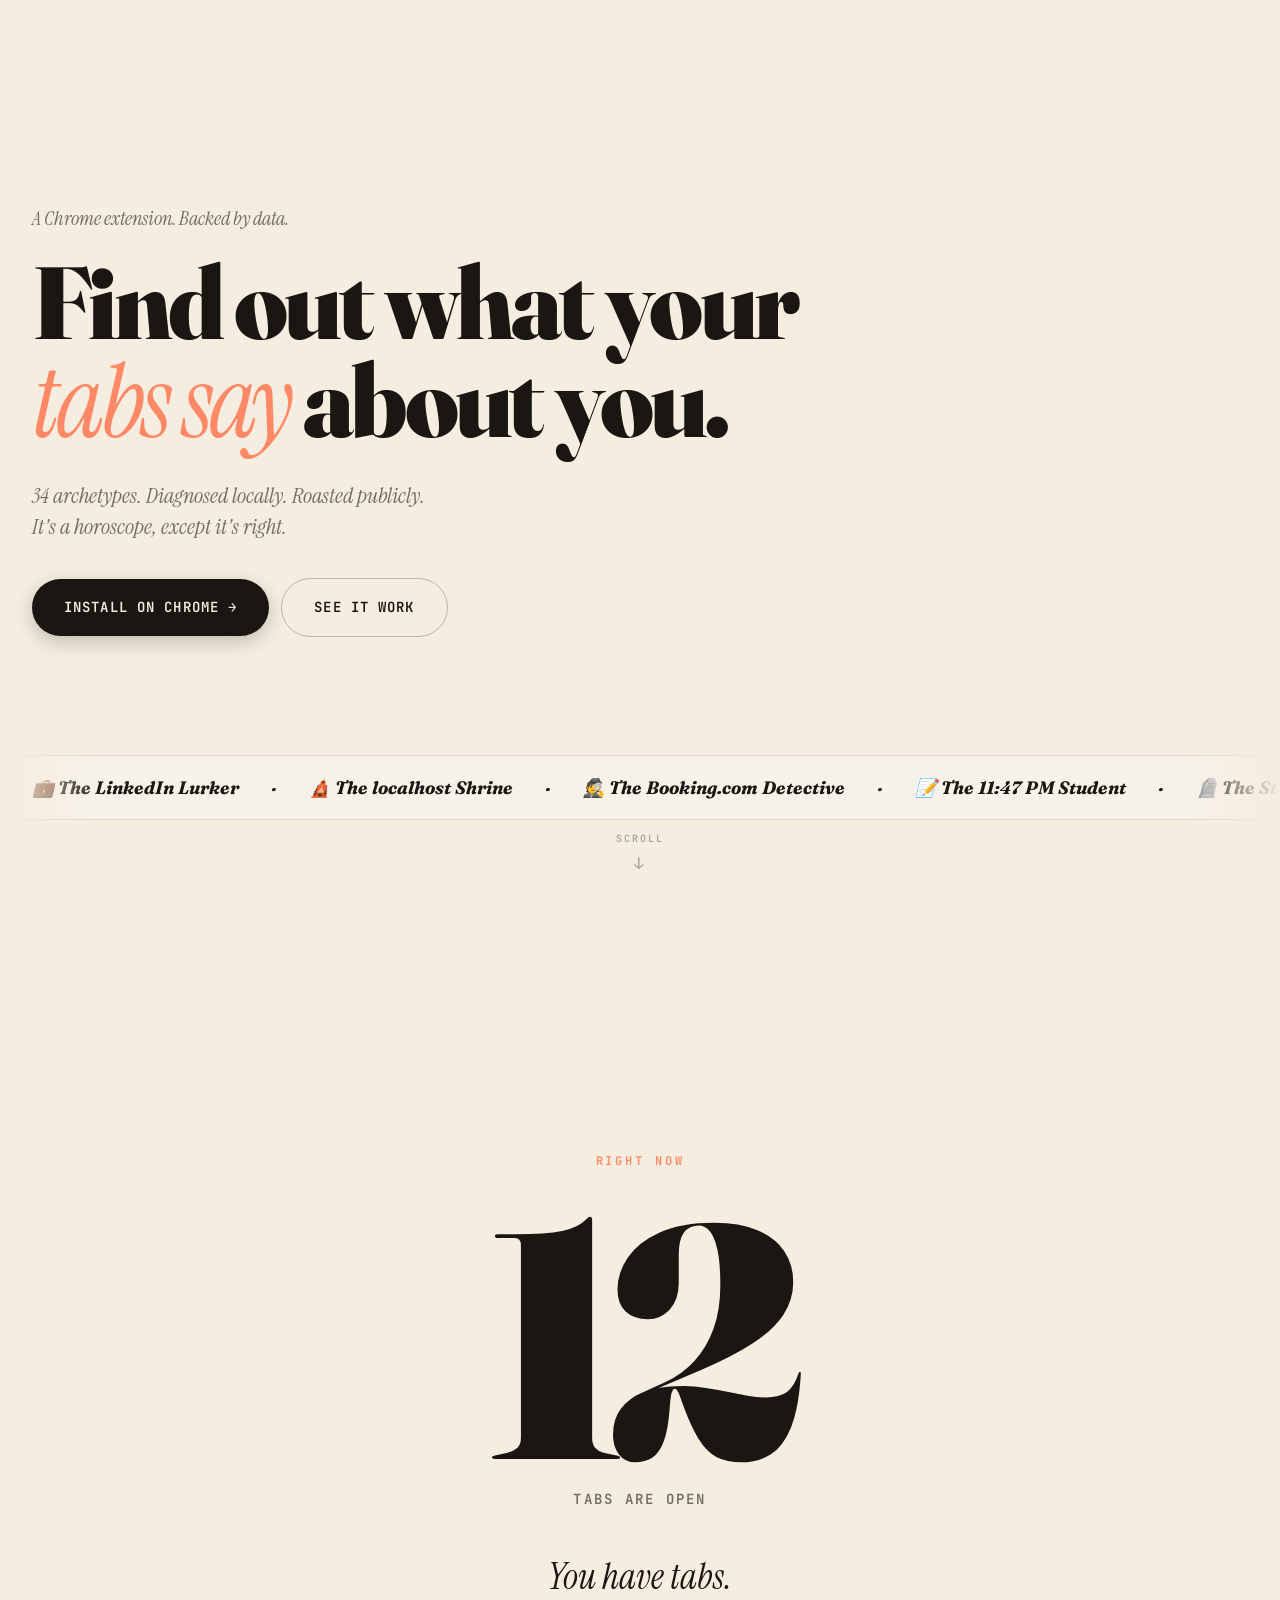
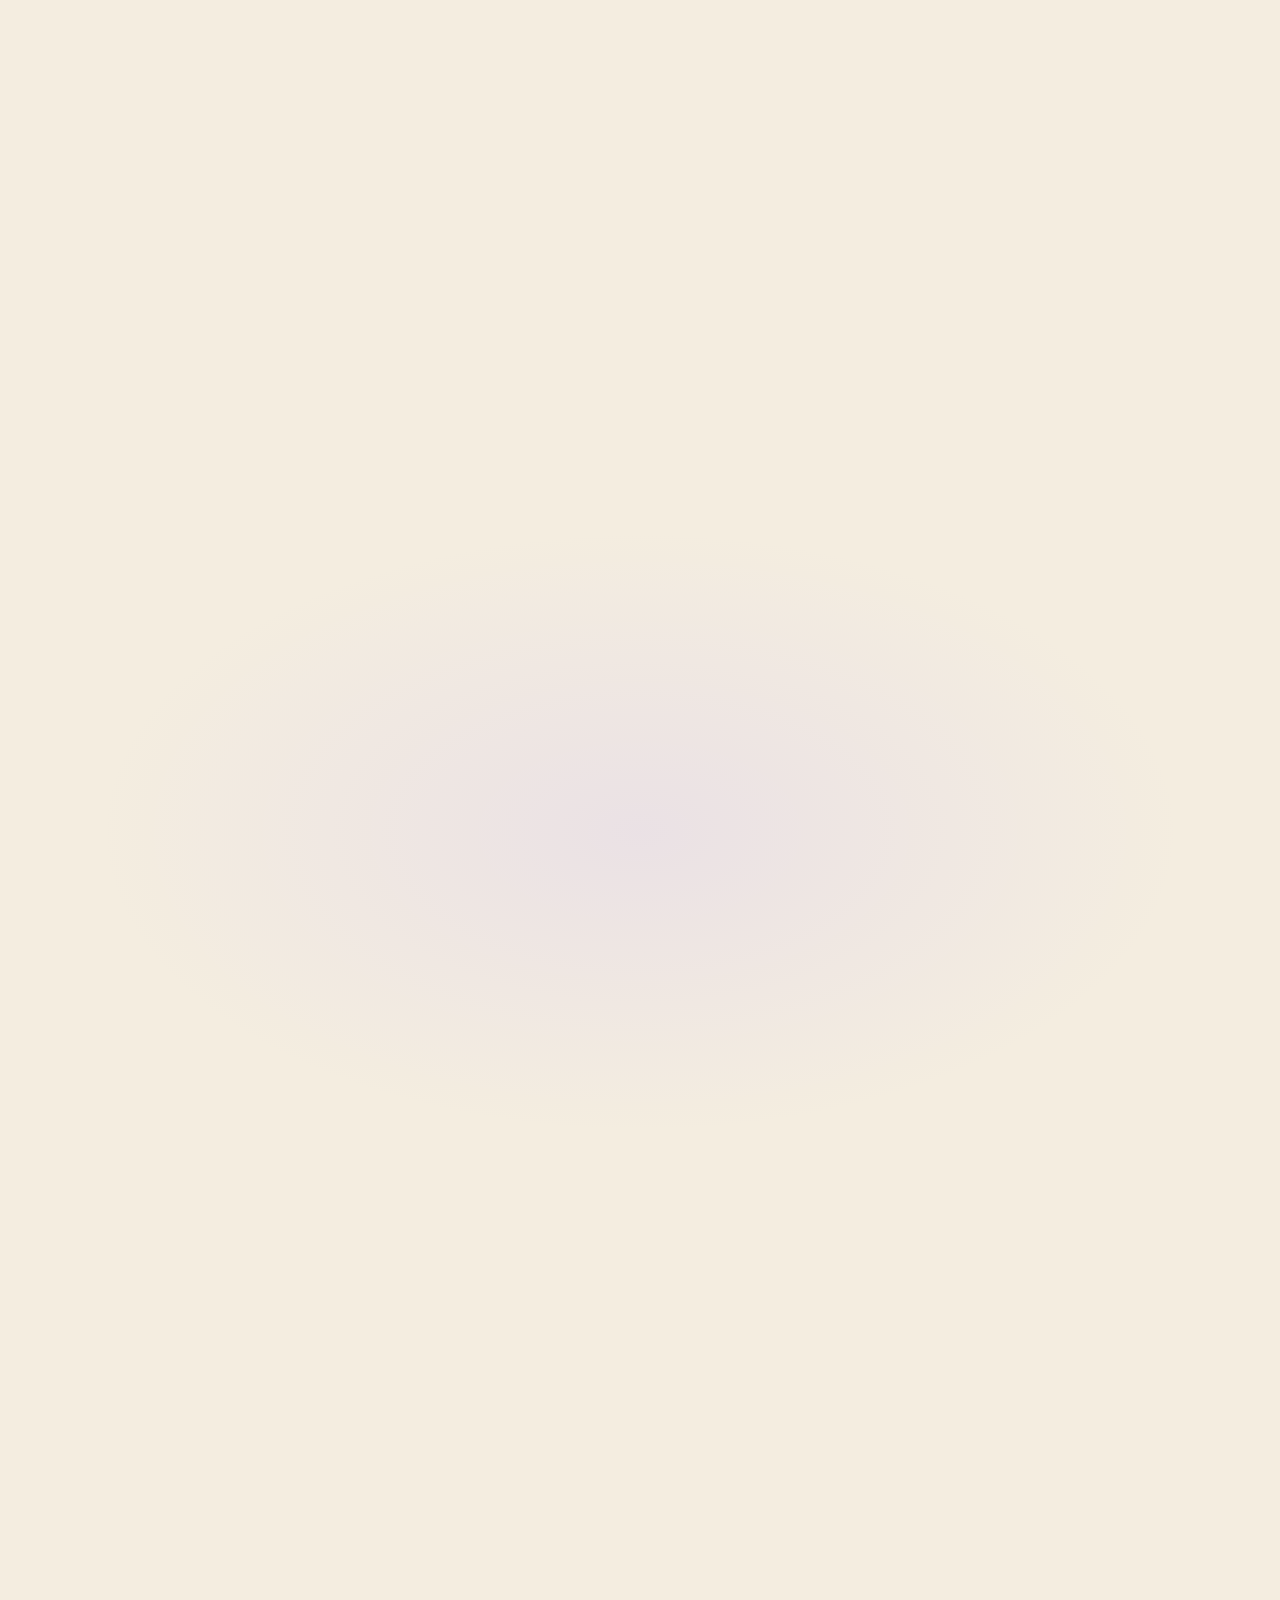
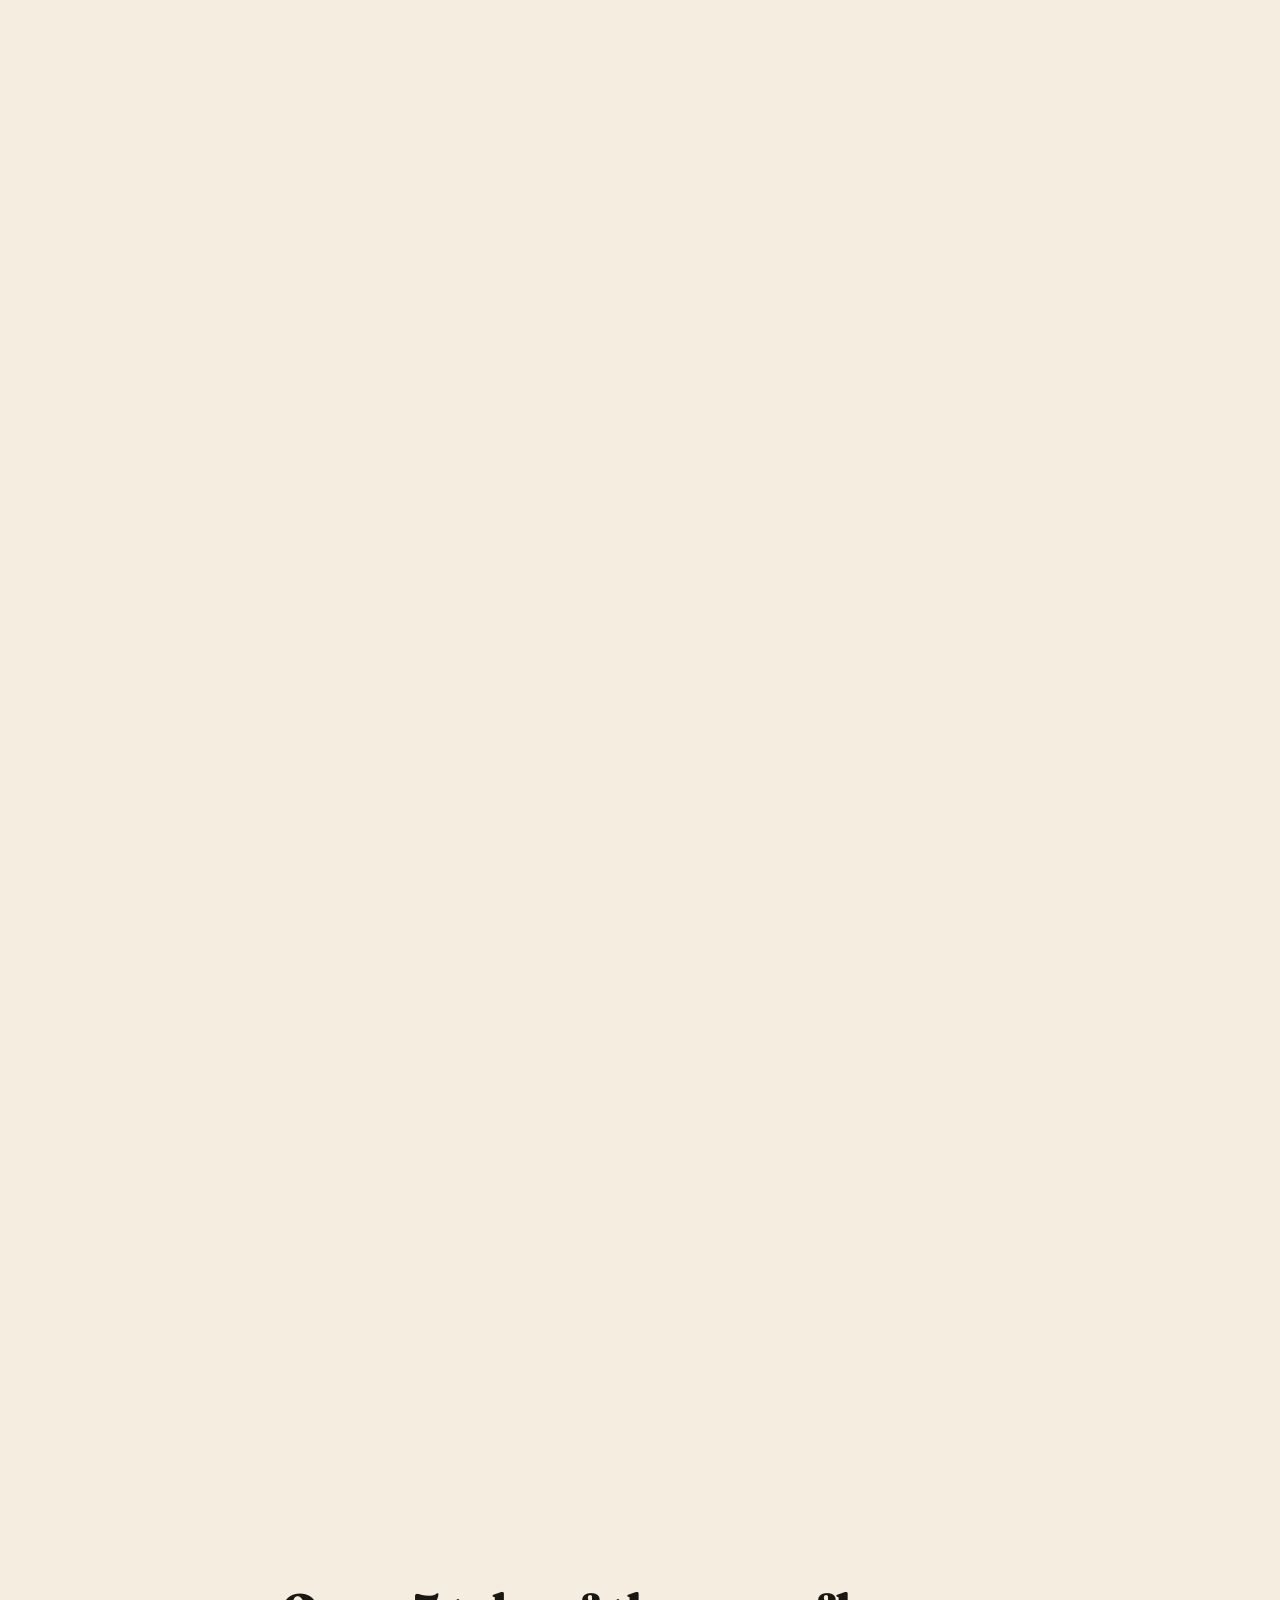
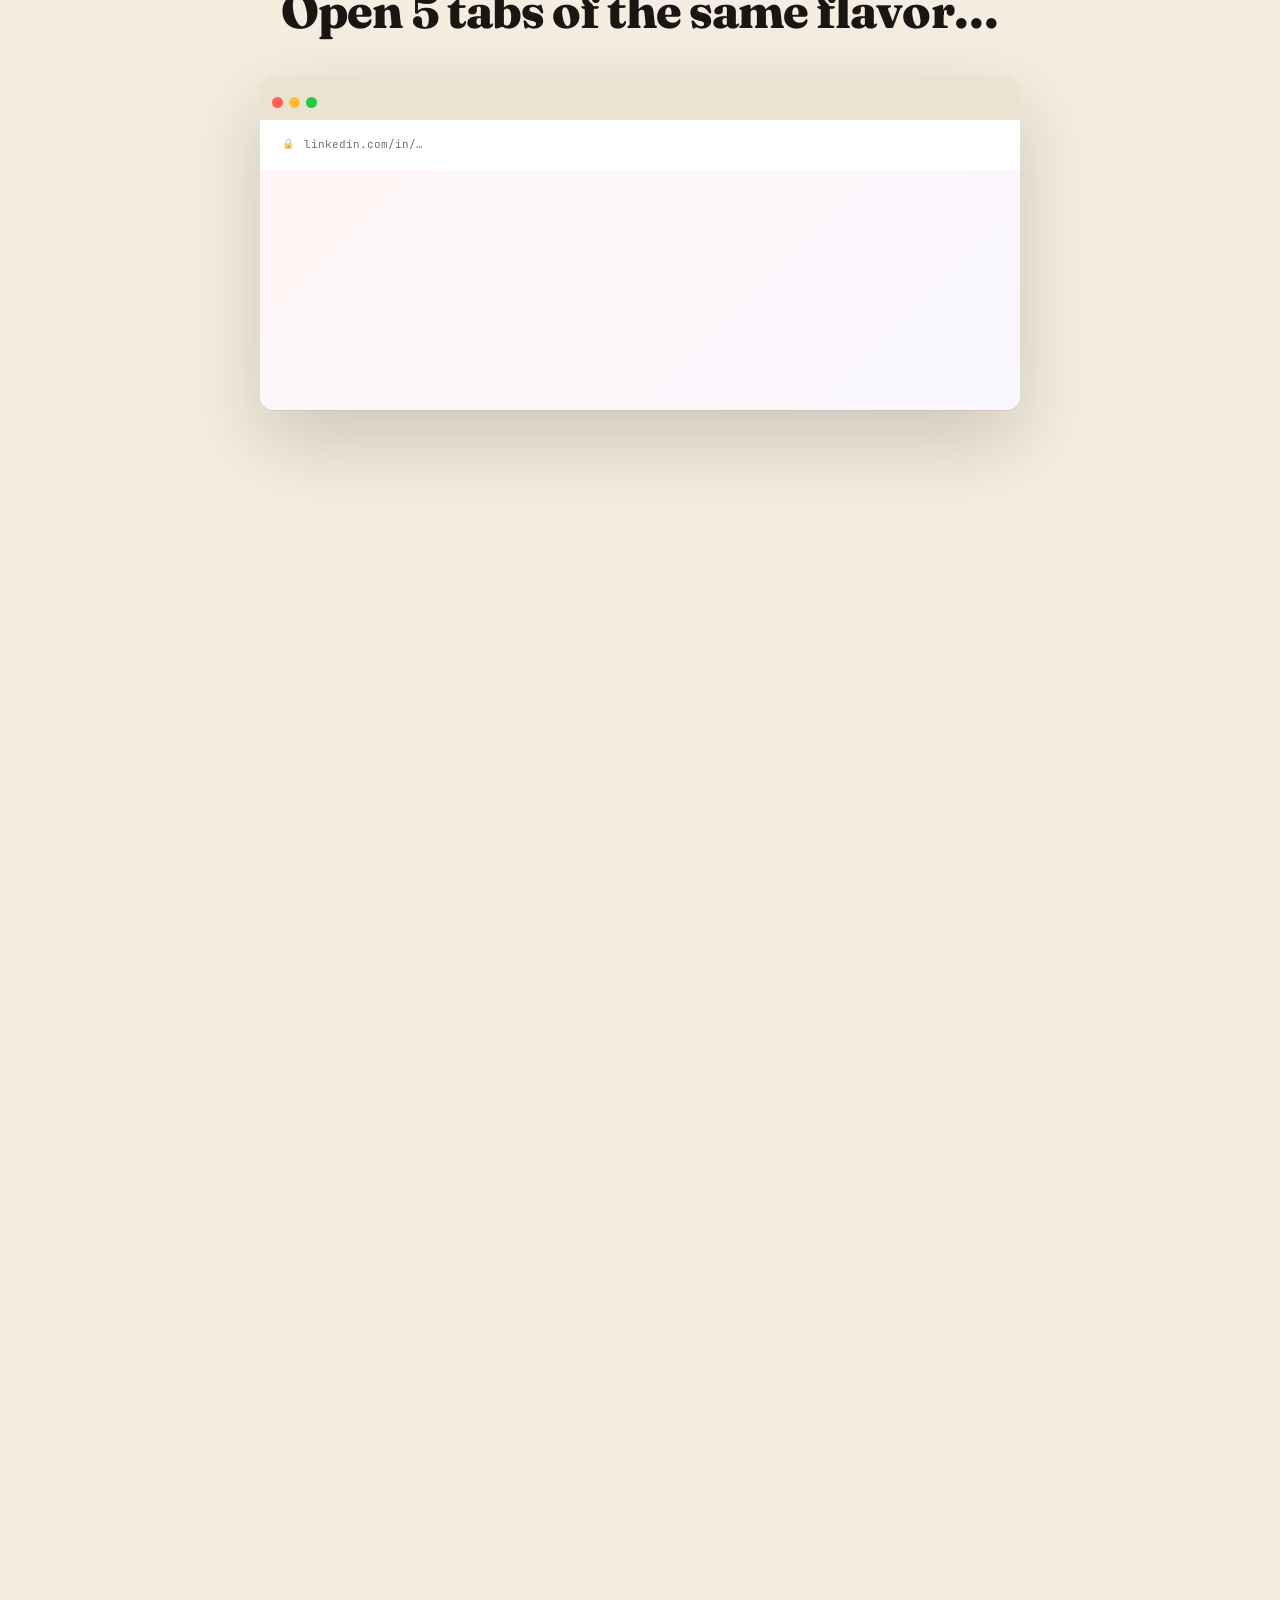
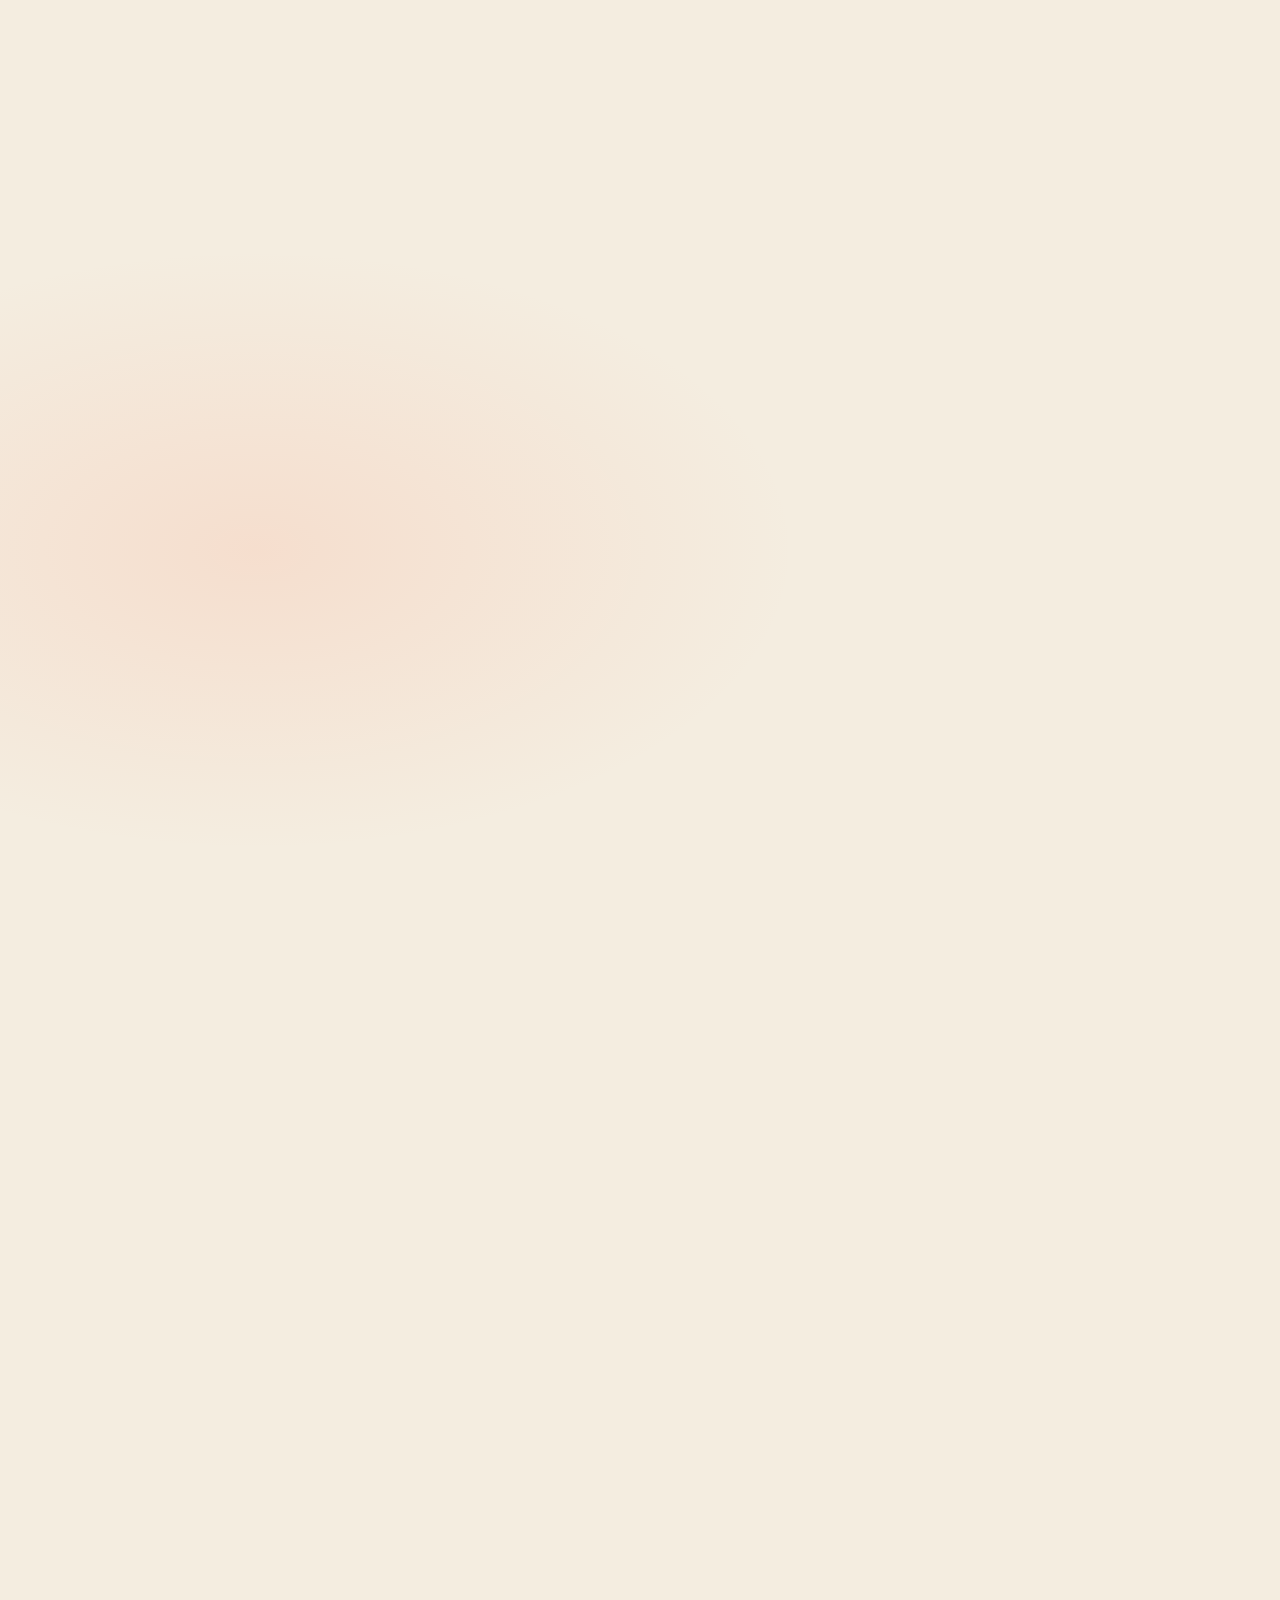
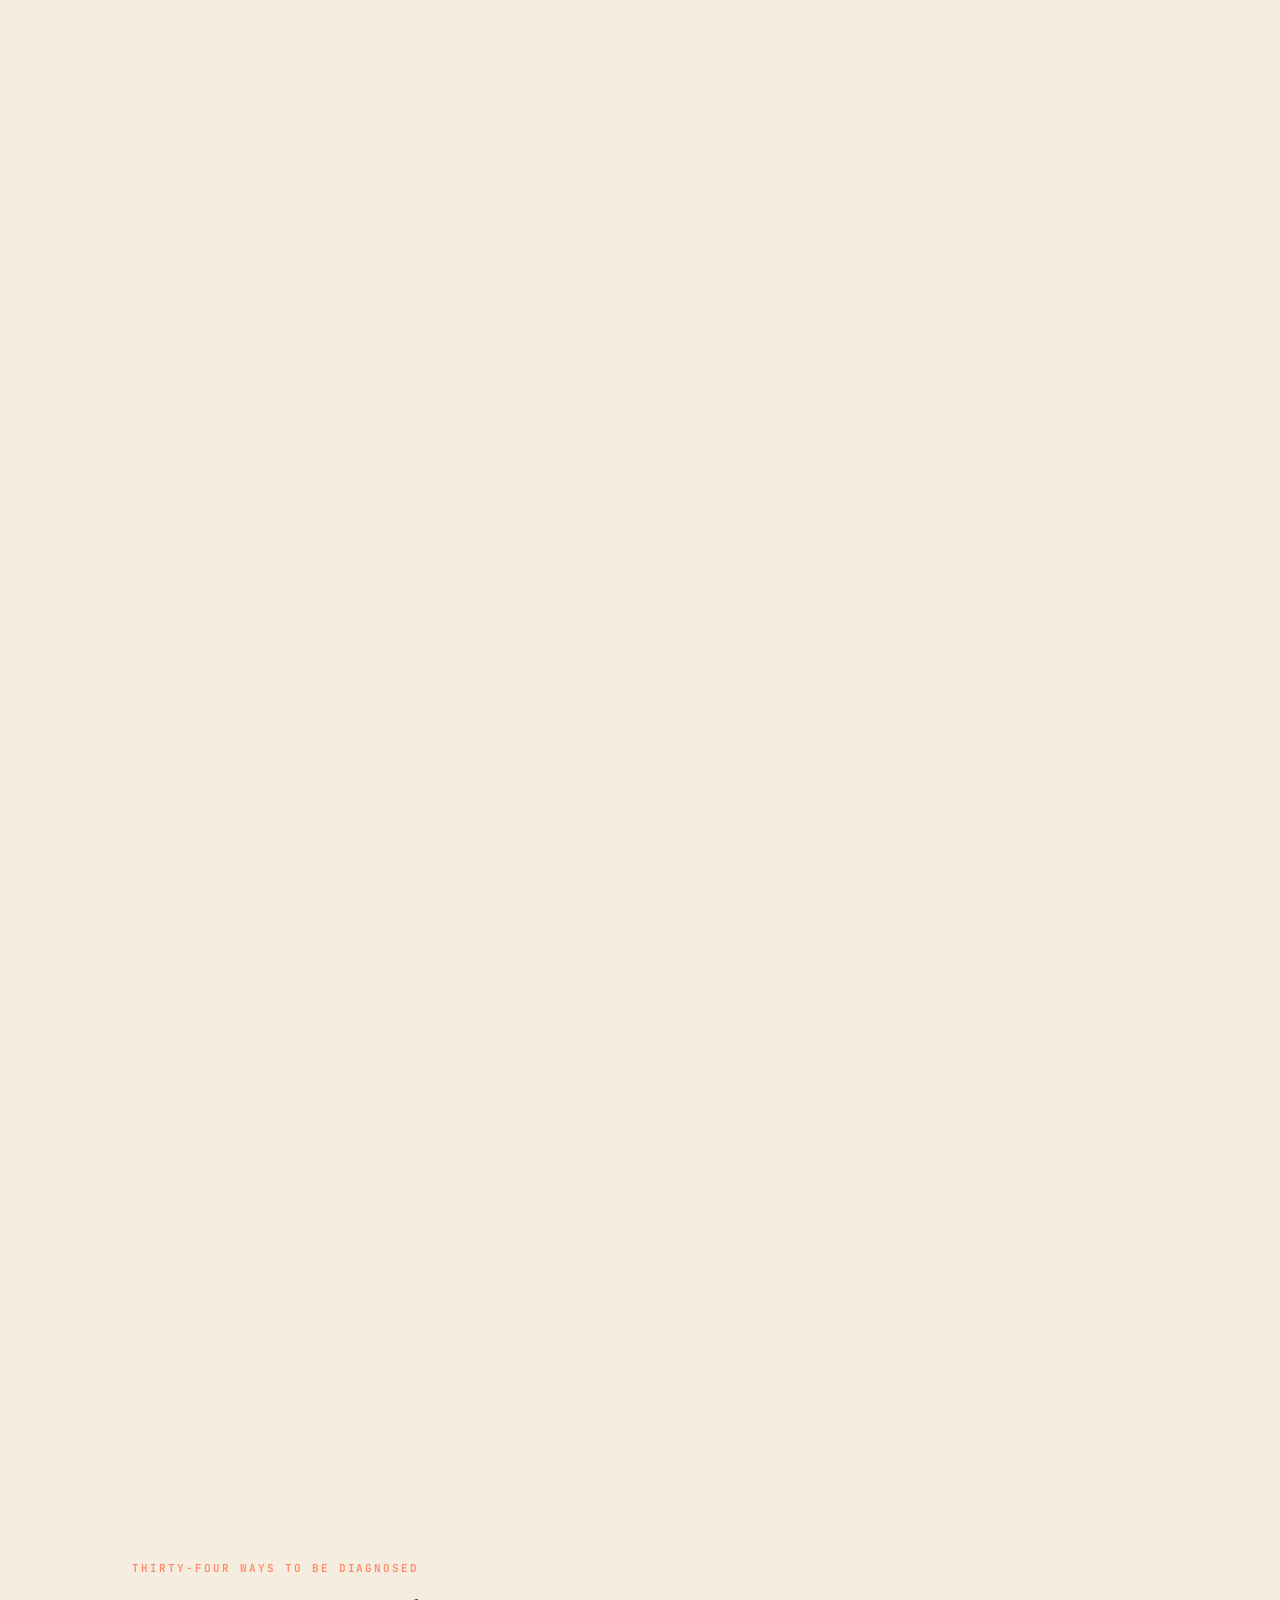
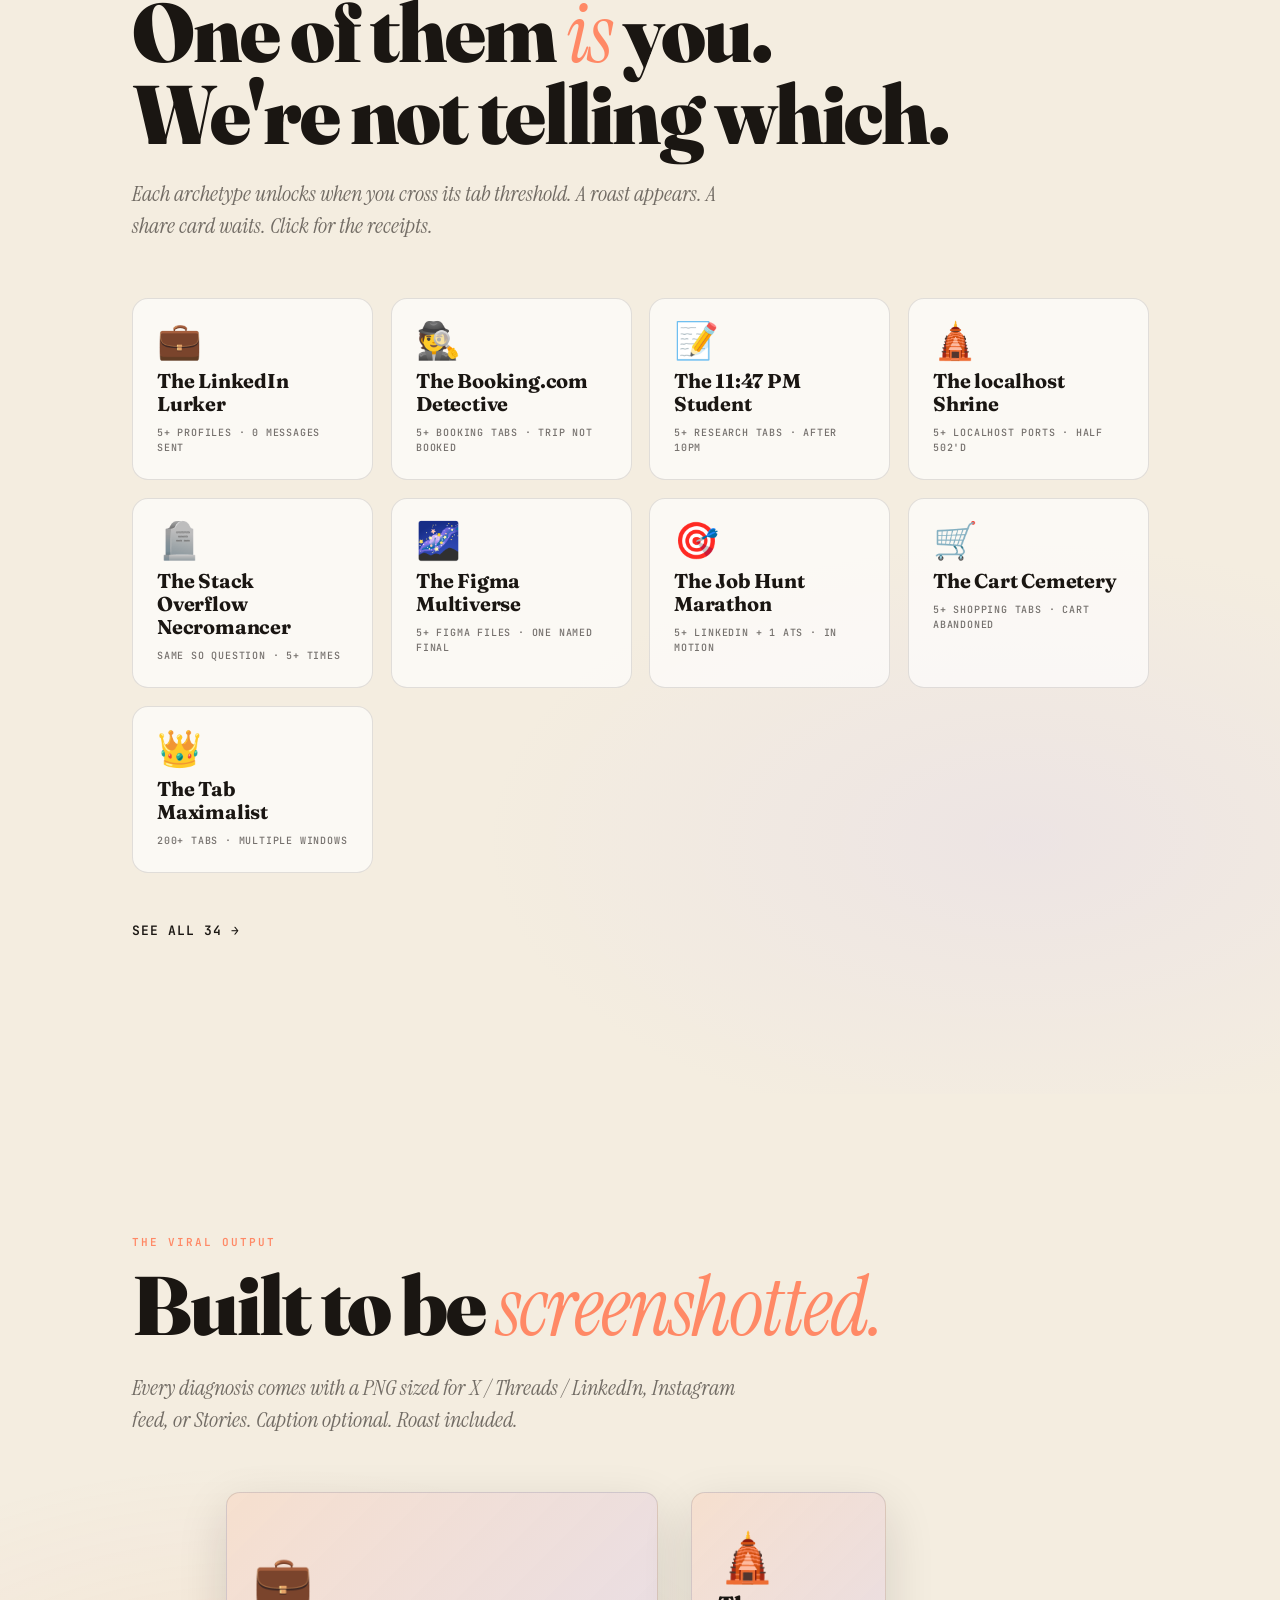
<file: index.html>
<!doctype html>
<html lang="en">
  <head>
    <meta charset="utf-8" />
    <meta name="viewport" content="width=device-width, initial-scale=1" />
    <title>TabShame · Find out what your tabs say about you</title>
    <meta name="description" content="A Chrome extension that diagnoses you with one of 34 archetypes based on your open tabs. Privacy-respecting, local-only, slightly meaner than a horoscope." />
    <meta property="og:title" content="TabShame · Find out what your tabs say about you" />
    <meta property="og:description" content="34 archetypes. Diagnosed locally. Roasted publicly. Free." />
    <link rel="preconnect" href="https://fonts.googleapis.com">
    <link rel="preconnect" href="https://fonts.gstatic.com" crossorigin>
    <link href="https://fonts.googleapis.com/css2?family=Fraunces:opsz,wght@9..144,400;9..144,700;9..144,900&family=Instrument+Serif:ital@0;1&family=JetBrains+Mono:wght@500;600&display=swap" rel="stylesheet">
    <link rel="stylesheet" href="style.css">
  </head>
  <body>
    <!-- Sticky topbar — appears after scrolling past the hero ─────────── -->
    <header class="topbar topbar-sticky" id="topbar">
      <a href="#hero" class="topbar-brand">TAB SHAME</a>
      <nav class="topbar-right" aria-label="Page sections">
        <a href="#hero">Top</a>
        <a href="#numbers">Your tabs</a>
        <a href="#diagnosis">How it works</a>
        <a href="#personas">Personas</a>
        <a href="#privacy">Privacy</a>
        <a href="#install" class="topbar-cta">Install</a>
      </nav>
    </header>

    <!-- ═══════════════════════════════════════════════════════════════
         CHAPTER 0 · HERO
         Big serif statement + persona-name marquee + scroll cue.
         ═══════════════════════════════════════════════════════════════ -->
    <section class="chapter chapter-hero" id="hero">
      <div class="hero-content">
        <div class="hero-eyebrow reveal" data-reveal="up">A Chrome extension. Backed by data.</div>
        <h1 class="hero-title">
          <span class="reveal" data-reveal="up" data-delay="100">Find out what your</span>
          <span class="reveal" data-reveal="up" data-delay="250"><em>tabs say</em> about you.</span>
        </h1>
        <p class="hero-sub reveal" data-reveal="up" data-delay="600">
          34 archetypes. Diagnosed locally. Roasted publicly.
          <br>It's a horoscope, except it's right.
        </p>
        <div class="hero-actions reveal" data-reveal="up" data-delay="800">
          <a class="btn btn-primary btn-large" href="#install">Install on Chrome →</a>
          <a class="btn btn-secondary btn-large" href="#diagnosis">See it work</a>
        </div>
      </div>

      <!-- Marquee strip: persona names scrolling horizontally at the bottom -->
      <div class="marquee" aria-hidden="true">
        <div class="marquee-track">
          <span>💼 The LinkedIn Lurker</span>
          <span>·</span>
          <span>🛕 The localhost Shrine</span>
          <span>·</span>
          <span>🕵️ The Booking.com Detective</span>
          <span>·</span>
          <span>📝 The 11:47 PM Student</span>
          <span>·</span>
          <span>🪦 The Stack Overflow Necromancer</span>
          <span>·</span>
          <span>🎯 The Job Hunt Marathon</span>
          <span>·</span>
          <span>🌌 The Figma Multiverse</span>
          <span>·</span>
          <span>🛒 The Cart Cemetery</span>
          <span>·</span>
          <span>👑 The Tab Maximalist</span>
          <span>·</span>
          <span>🐌 The Casual Hoarder</span>
          <span>·</span>
          <!-- Duplicated for seamless loop -->
          <span>💼 The LinkedIn Lurker</span>
          <span>·</span>
          <span>🛕 The localhost Shrine</span>
          <span>·</span>
          <span>🕵️ The Booking.com Detective</span>
          <span>·</span>
          <span>📝 The 11:47 PM Student</span>
          <span>·</span>
          <span>🪦 The Stack Overflow Necromancer</span>
          <span>·</span>
          <span>🎯 The Job Hunt Marathon</span>
          <span>·</span>
        </div>
      </div>

      <div class="scroll-cue" aria-hidden="true">
        <span>scroll</span>
        <span class="scroll-cue-arrow">↓</span>
      </div>
    </section>

    <!-- ═══════════════════════════════════════════════════════════════
         CHAPTER 1 · THE NUMBERS
         Pinned section. Big number counts up while caption morphs.
         ═══════════════════════════════════════════════════════════════ -->
    <section class="chapter chapter-numbers" data-pinned-chapter id="numbers">
      <div class="pinned-stage">
        <div class="numbers-stage" id="numbersStage">
          <div class="numbers-eyebrow">RIGHT NOW</div>
          <div class="numbers-big" id="numbersBig">47</div>
          <div class="numbers-label">tabs are open</div>
          <div class="numbers-caption" id="numbersCaption">You have tabs.</div>
        </div>
      </div>
      <!-- Spacer length = chapter scroll length. 480vh ≈ ~4 viewport
           heights of scrolling to traverse the 4 number stages — each
           "12 → 47 → 127 → 412" beat gets ~120vh of scroll time. -->
      <div class="pinned-spacer" style="height: 480vh;"></div>
    </section>

    <!-- ═══════════════════════════════════════════════════════════════
         CHAPTER 2 · THE DIAGNOSIS (interactive scroll simulator)
         Pinned browser-window mockup. Tabs accumulate as you scroll.
         At threshold, persona pill flies in, then a roast appears.
         ═══════════════════════════════════════════════════════════════ -->
    <section class="chapter chapter-diagnosis" data-pinned-chapter id="diagnosis">
      <div class="pinned-stage">
        <div class="diagnosis-stage">
          <div class="diagnosis-headline" id="diagnosisHeadline">
            <span class="reveal" data-reveal="up">Open 5 tabs of the same flavor…</span>
          </div>

          <!-- Mock Chrome window ────────────────────────────────────── -->
          <div class="browser">
            <div class="browser-chrome">
              <div class="browser-traffic">
                <span></span><span></span><span></span>
              </div>
              <div class="browser-tabs" id="browserTabs">
                <!-- Tabs injected by script.js as user scrolls -->
              </div>
              <!-- Persona pill (Chrome tab-group style) — appears at threshold -->
              <div class="browser-pill" id="browserPill" hidden>
                <span class="browser-pill-emoji">💼</span>
                <span class="browser-pill-name">The LinkedIn Lurker</span>
              </div>
            </div>

            <div class="browser-address">
              <span class="browser-address-fav">🔒</span>
              <span class="browser-address-url" id="browserUrl">linkedin.com/in/…</span>
            </div>

            <div class="browser-body" id="browserBody">
              <!-- Final reveal: persona card + roast -->
              <div class="diagnosis-reveal" id="diagnosisReveal" hidden>
                <div class="diagnosis-reveal-eyebrow">YOU'RE</div>
                <div class="diagnosis-reveal-name">
                  <span class="diagnosis-reveal-emoji">💼</span>
                  The LinkedIn Lurker
                </div>
                <div class="diagnosis-reveal-stats">5 tabs · shame score 32</div>
                <blockquote class="diagnosis-reveal-roast">
                  "5 LinkedIn profiles open. The recruiters have seen yours. They have not replied. We see you, queen."
                </blockquote>
                <button class="btn btn-primary">Share this card</button>
              </div>
            </div>
          </div>
        </div>
      </div>
      <!-- Spacer length governs the simulator's pacing:
             0.00 → 0.55  tabs accumulate one at a time (~440vh of scroll)
             0.55 → 0.70  persona pill flies in (~120vh)
             0.70 → 1.00  diagnosis reveal block appears (~240vh)
           800vh total gives each beat the runway to land without feeling
           rushed; users should be able to read each headline before the
           next state kicks in. -->
      <div class="pinned-spacer" style="height: 800vh;"></div>
    </section>

    <!-- ═══════════════════════════════════════════════════════════════
         CHAPTER 3 · 34 PERSONAS
         Reveal-on-scroll grid. Color-coded category dots.
         ═══════════════════════════════════════════════════════════════ -->
    <section class="chapter chapter-personas" id="personas">
      <div class="chapter-inner">
        <p class="chapter-eyebrow reveal" data-reveal="up">Thirty-four ways to be diagnosed</p>
        <h2 class="chapter-title reveal" data-reveal="up" data-delay="100">
          One of them <em>is</em> you.<br>
          We're not telling which.
        </h2>
        <p class="chapter-sub reveal" data-reveal="up" data-delay="200">
          Each archetype unlocks when you cross its tab threshold. A roast appears. A share card waits. Click for the receipts.
        </p>

        <div class="persona-grid">
          <a class="persona-card reveal" data-reveal="up" href="/personas/linkedin-lurker">
            <span class="persona-emoji">💼</span>
            <span class="persona-name">The LinkedIn Lurker</span>
            <span class="persona-recipe">5+ profiles · 0 messages sent</span>
          </a>
          <a class="persona-card reveal" data-reveal="up" data-delay="60" href="/personas/booking-detective">
            <span class="persona-emoji">🕵️</span>
            <span class="persona-name">The Booking.com Detective</span>
            <span class="persona-recipe">5+ booking tabs · trip not booked</span>
          </a>
          <a class="persona-card reveal" data-reveal="up" data-delay="120" href="/personas/midnight-student">
            <span class="persona-emoji">📝</span>
            <span class="persona-name">The 11:47 PM Student</span>
            <span class="persona-recipe">5+ research tabs · after 10pm</span>
          </a>
          <a class="persona-card reveal" data-reveal="up" data-delay="180" href="/personas/localhost-shrine">
            <span class="persona-emoji">🛕</span>
            <span class="persona-name">The localhost Shrine</span>
            <span class="persona-recipe">5+ localhost ports · half 502'd</span>
          </a>
          <a class="persona-card reveal" data-reveal="up" data-delay="60" href="/personas/stack-overflow-necromancer">
            <span class="persona-emoji">🪦</span>
            <span class="persona-name">The Stack Overflow Necromancer</span>
            <span class="persona-recipe">same SO question · 5+ times</span>
          </a>
          <a class="persona-card reveal" data-reveal="up" data-delay="120" href="/personas/figma-multiverse">
            <span class="persona-emoji">🌌</span>
            <span class="persona-name">The Figma Multiverse</span>
            <span class="persona-recipe">5+ Figma files · one named FINAL</span>
          </a>
          <a class="persona-card reveal" data-reveal="up" data-delay="180" href="/personas/job-hunt-marathon">
            <span class="persona-emoji">🎯</span>
            <span class="persona-name">The Job Hunt Marathon</span>
            <span class="persona-recipe">5+ LinkedIn + 1 ATS · in motion</span>
          </a>
          <a class="persona-card reveal" data-reveal="up" data-delay="240" href="/personas/cart-cemetery">
            <span class="persona-emoji">🛒</span>
            <span class="persona-name">The Cart Cemetery</span>
            <span class="persona-recipe">5+ shopping tabs · cart abandoned</span>
          </a>
          <a class="persona-card reveal" data-reveal="up" data-delay="120" href="/personas/tab-maximalist">
            <span class="persona-emoji">👑</span>
            <span class="persona-name">The Tab Maximalist</span>
            <span class="persona-recipe">200+ tabs · multiple windows</span>
          </a>
        </div>

        <p class="chapter-cta reveal" data-reveal="up">
          <a href="/personas" class="link-arrow">See all 34 →</a>
        </p>
      </div>
    </section>

    <!-- ═══════════════════════════════════════════════════════════════
         CHAPTER 4 · SHARE TRIPTYCH
         Three cards, three formats, animated entrance.
         ═══════════════════════════════════════════════════════════════ -->
    <section class="chapter chapter-share" id="share">
      <div class="chapter-inner">
        <p class="chapter-eyebrow reveal" data-reveal="up">The viral output</p>
        <h2 class="chapter-title reveal" data-reveal="up" data-delay="100">
          Built to be <em>screenshotted.</em>
        </h2>
        <p class="chapter-sub reveal" data-reveal="up" data-delay="200">
          Every diagnosis comes with a PNG sized for X / Threads / LinkedIn, Instagram feed, or Stories. Caption optional. Roast included.
        </p>

        <div class="share-triptych">
          <figure class="share-card reveal" data-reveal="up" data-delay="100">
            <div class="share-card-canvas share-card-twitter">
              <span class="share-card-emoji">💼</span>
              <span class="share-card-name">The LinkedIn Lurker</span>
              <span class="share-card-stat">5 tabs · score 32</span>
            </div>
            <figcaption>
              <span class="share-card-format">X / Threads / LinkedIn</span>
              <span class="share-card-spec">16:9 · 1200×675</span>
            </figcaption>
          </figure>

          <figure class="share-card reveal" data-reveal="up" data-delay="220">
            <div class="share-card-canvas share-card-instagram">
              <span class="share-card-emoji">🛕</span>
              <span class="share-card-name">The localhost Shrine</span>
              <span class="share-card-stat">8 ports · score 51</span>
            </div>
            <figcaption>
              <span class="share-card-format">Instagram feed</span>
              <span class="share-card-spec">4:5 · 1080×1350</span>
            </figcaption>
          </figure>

          <figure class="share-card reveal" data-reveal="up" data-delay="340">
            <div class="share-card-canvas share-card-story">
              <span class="share-card-emoji">🎯</span>
              <span class="share-card-name">The Job Hunt Marathon</span>
              <span class="share-card-stat">12 tabs · score 68</span>
            </div>
            <figcaption>
              <span class="share-card-format">Stories &amp; Reels</span>
              <span class="share-card-spec">9:16 · 1080×1920</span>
            </figcaption>
          </figure>
        </div>
      </div>
    </section>

    <!-- ═══════════════════════════════════════════════════════════════
         CHAPTER 5 · PRIVACY
         Bold typographic statement + network-tab visual.
         ═══════════════════════════════════════════════════════════════ -->
    <section class="chapter chapter-privacy" id="privacy">
      <div class="chapter-inner">
        <p class="chapter-eyebrow reveal" data-reveal="up">Privacy</p>
        <h2 class="chapter-title chapter-title-huge reveal" data-reveal="up" data-delay="100">
          We see <em>nothing.</em>
        </h2>
        <p class="chapter-sub reveal" data-reveal="up" data-delay="200">
          Most extensions promise privacy and ship a tracking pixel anyway. We don't have the infrastructure to betray you.
        </p>

        <div class="privacy-split">
          <ul class="privacy-bullets reveal" data-reveal="up" data-delay="300">
            <li>Zero network requests for analytics, telemetry, or tab data.</li>
            <li>No accounts. No emails. No server. No cloud sync.</li>
            <li>Optional permissions (Recent sites, Bookmark Bar) read only local Chrome data — never us.</li>
            <li>Open DevTools → Network. Watch it stay empty. That's the whole pitch.</li>
          </ul>

          <!-- Mock DevTools panel showing 0 requests -->
          <div class="devtools-mock reveal" data-reveal="up" data-delay="400">
            <div class="devtools-tabbar">
              <span>Elements</span>
              <span class="active">Network</span>
              <span>Console</span>
              <span>Sources</span>
            </div>
            <div class="devtools-body">
              <div class="devtools-row devtools-header">
                <span>Name</span>
                <span>Status</span>
                <span>Size</span>
              </div>
              <div class="devtools-empty">
                <div class="devtools-empty-num">0</div>
                <div class="devtools-empty-label">requests · 0 B transferred</div>
                <div class="devtools-empty-sub">recording network activity…</div>
              </div>
            </div>
          </div>
        </div>
      </div>
    </section>

    <!-- ═══════════════════════════════════════════════════════════════
         CHAPTER 6 · INSTALL
         Full-bleed final CTA.
         ═══════════════════════════════════════════════════════════════ -->
    <section class="chapter chapter-install" id="install">
      <div class="install-stage">
        <h2 class="install-title reveal" data-reveal="up">
          Diagnose <em>yourself.</em>
        </h2>
        <p class="install-sub reveal" data-reveal="up" data-delay="100">
          47 seconds. 34 possibilities. One roast.<br>
          Cmd+W exists. You just don't believe in it.
        </p>
        <div class="install-actions reveal" data-reveal="up" data-delay="200">
          <a class="btn btn-primary btn-large" href="https://chrome.google.com/webstore/detail/REPLACE_WITH_EXTENSION_ID" target="_blank" rel="noopener">
            Install on Chrome →
          </a>
        </div>
        <p class="install-meta reveal" data-reveal="up" data-delay="300">
          Free forever · Works on Chrome, Brave, Edge, Arc · No account · No server
        </p>
      </div>
    </section>

    <footer class="footer">
      <span>TAB SHAME · made with mild contempt</span>
      <span>
        <a href="/personas">personas</a> ·
        <a href="/gallery">gallery</a> ·
        <a href="/privacy">privacy</a> ·
        <a href="/faq">FAQ</a>
      </span>
    </footer>

    <script src="script.js"></script>
  </body>
</html>
</file>
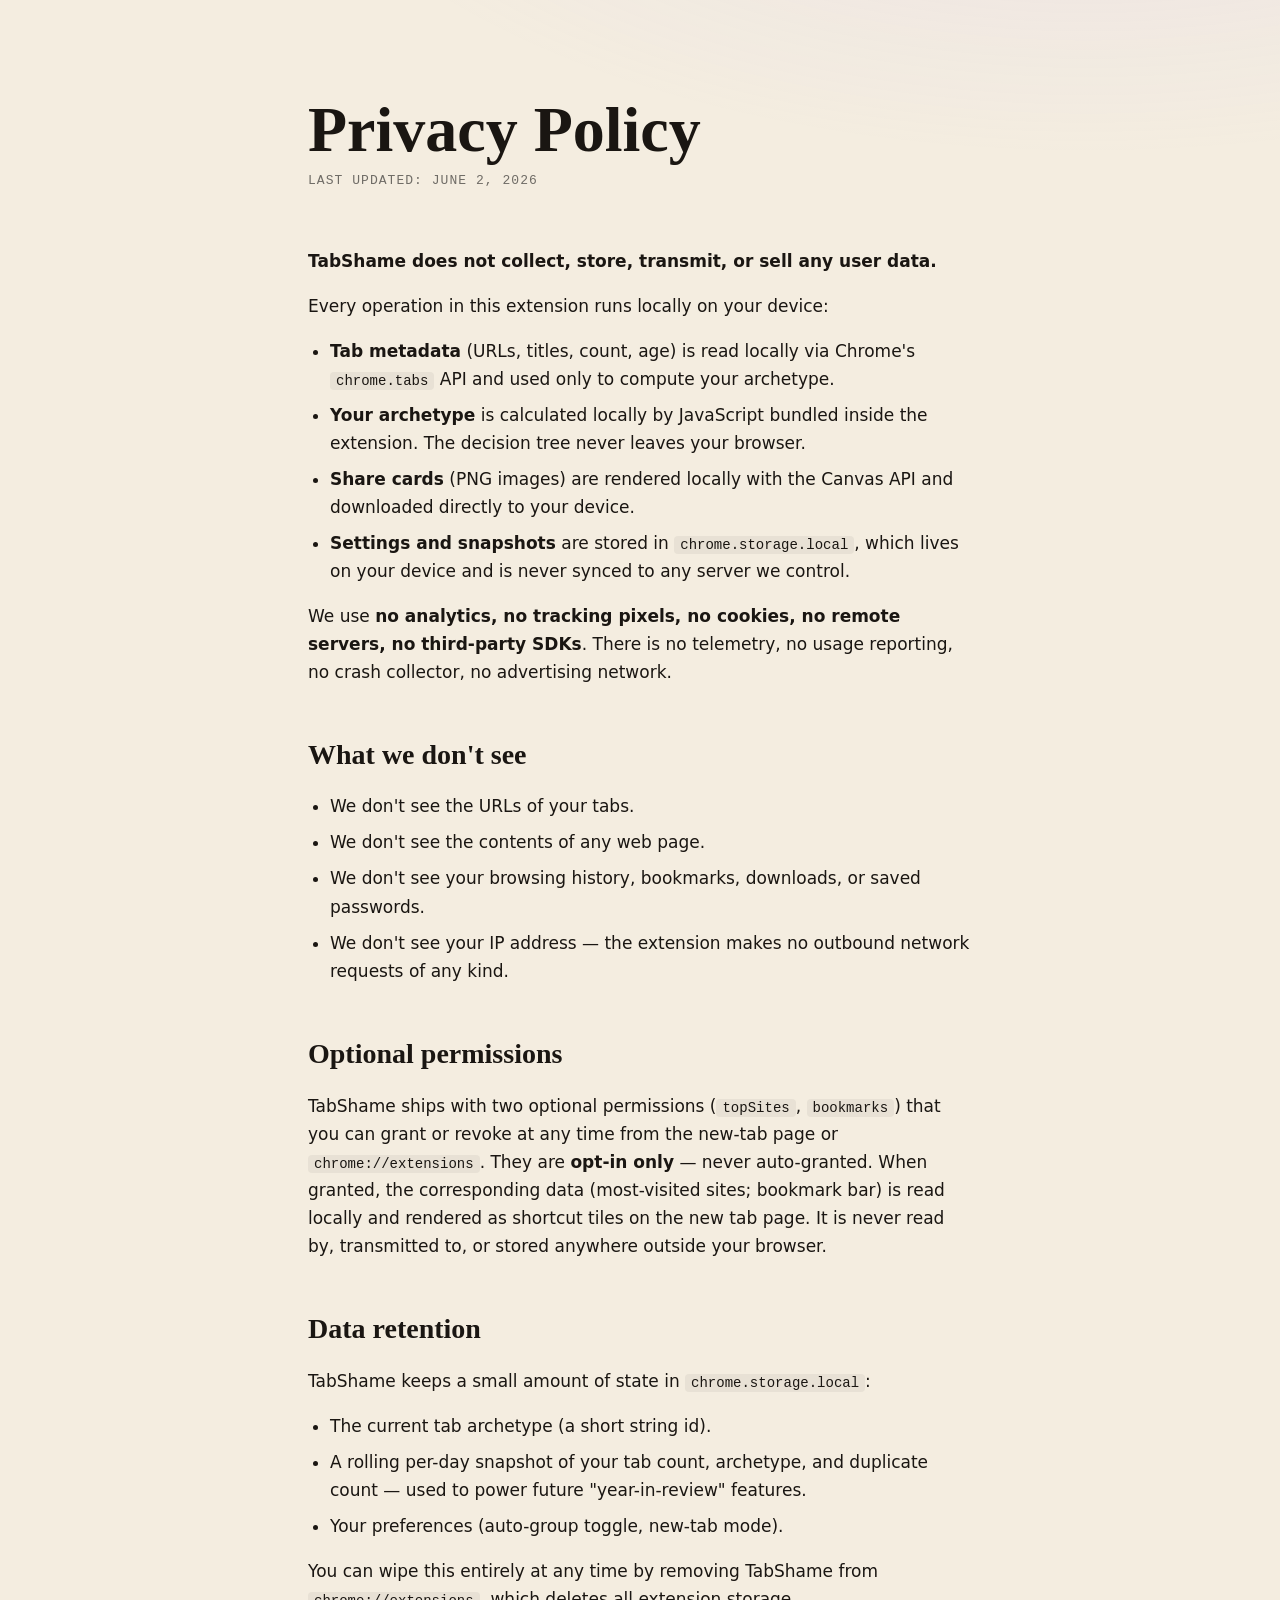
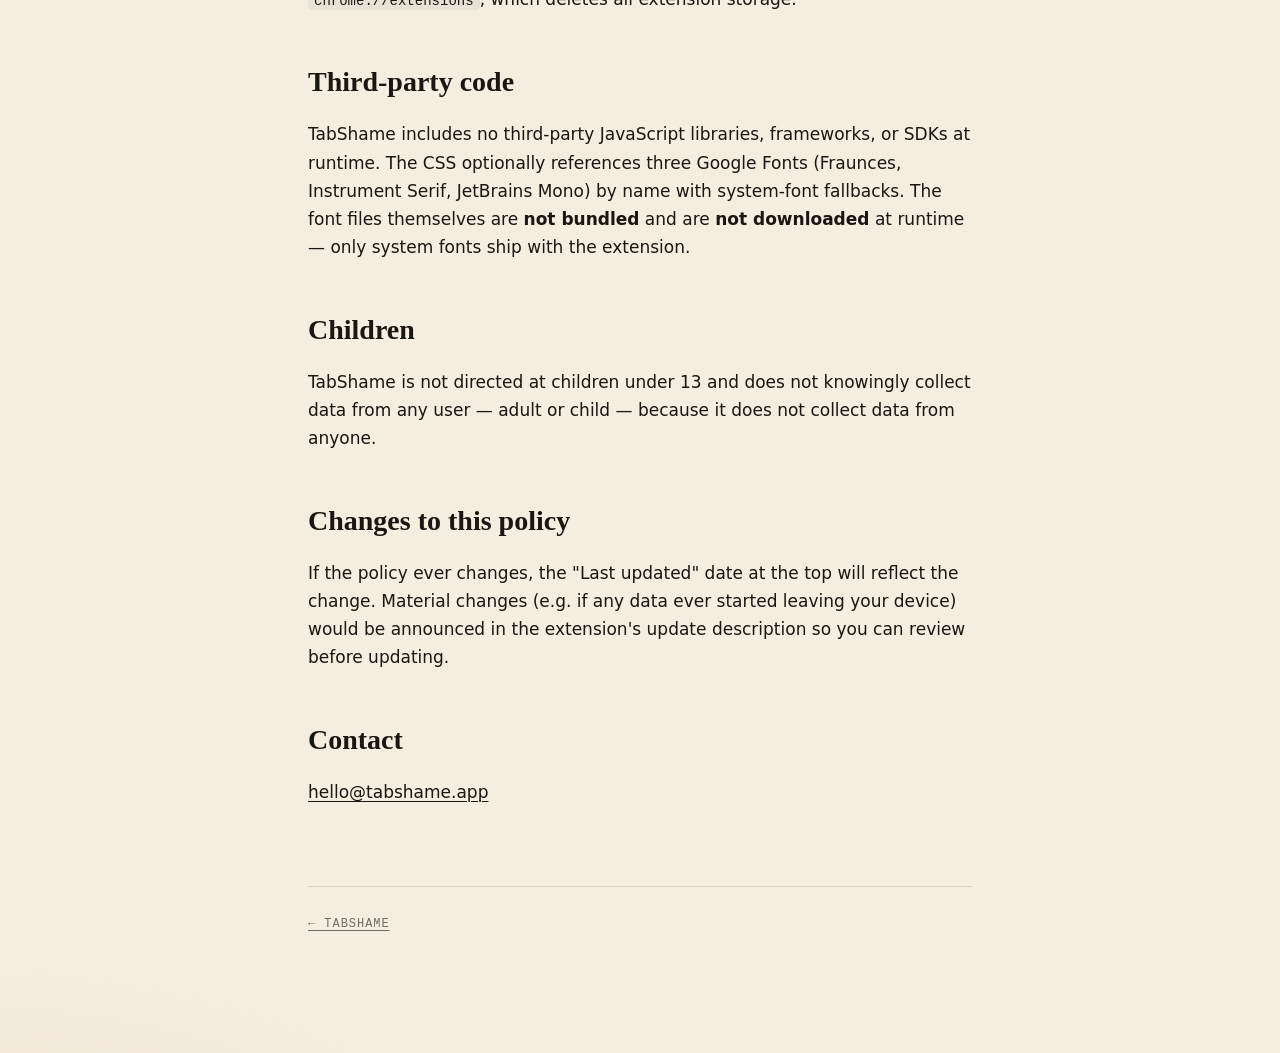
<file: privacy.html>
<!doctype html>
<html lang="en">
  <head>
    <meta charset="utf-8" />
    <meta name="viewport" content="width=device-width, initial-scale=1" />
    <title>Privacy Policy · TabShame</title>
    <meta
      name="description"
      content="TabShame does not collect, store, transmit, or sell any user data. Everything runs locally on your device."
    />
    <link rel="stylesheet" href="style.css" />
    <style>
      /* Privacy is a content page — center a single column, generous
         line-height, ditch the home-page hero scaffolding. */
      .privacy-shell {
        max-width: 720px;
        margin: 0 auto;
        padding: 96px 28px 120px;
      }
      .privacy-shell h1 {
        font-family: var(--font-serif, "Fraunces", Georgia, serif);
        font-weight: 900;
        font-size: clamp(40px, 5vw, 64px);
        line-height: 1.05;
        margin: 0 0 8px;
      }
      .privacy-meta {
        font-family: var(--font-mono, "JetBrains Mono", monospace);
        font-size: 13px;
        letter-spacing: 0.08em;
        text-transform: uppercase;
        color: rgba(0, 0, 0, 0.55);
        margin-bottom: 56px;
      }
      .privacy-shell h2 {
        font-family: var(--font-serif, "Fraunces", Georgia, serif);
        font-weight: 700;
        font-size: clamp(22px, 2.5vw, 28px);
        margin: 48px 0 12px;
      }
      .privacy-shell p,
      .privacy-shell li {
        font-size: 17px;
        line-height: 1.65;
        color: #1a1612;
      }
      .privacy-shell ul {
        padding-left: 22px;
      }
      .privacy-shell ul li {
        margin-bottom: 8px;
      }
      .privacy-shell strong {
        font-weight: 600;
      }
      .privacy-shell code {
        font-family: var(--font-mono, "JetBrains Mono", monospace);
        font-size: 14px;
        background: rgba(0, 0, 0, 0.05);
        padding: 1px 6px;
        border-radius: 4px;
      }
      .privacy-footer {
        margin-top: 80px;
        padding-top: 28px;
        border-top: 1px solid rgba(0, 0, 0, 0.1);
        font-family: var(--font-mono, "JetBrains Mono", monospace);
        font-size: 12px;
        letter-spacing: 0.08em;
        text-transform: uppercase;
        color: rgba(0, 0, 0, 0.55);
      }
      .privacy-footer a {
        color: inherit;
      }
    </style>
  </head>
  <body>
    <main class="privacy-shell">
      <h1>Privacy Policy</h1>
      <div class="privacy-meta">Last updated: June 2, 2026</div>

      <p>
        <strong
          >TabShame does not collect, store, transmit, or sell any user
          data.</strong
        >
      </p>

      <p>Every operation in this extension runs locally on your device:</p>

      <ul>
        <li>
          <strong>Tab metadata</strong> (URLs, titles, count, age) is read
          locally via Chrome's <code>chrome.tabs</code> API and used only to
          compute your archetype.
        </li>
        <li>
          <strong>Your archetype</strong> is calculated locally by JavaScript
          bundled inside the extension. The decision tree never leaves your
          browser.
        </li>
        <li>
          <strong>Share cards</strong> (PNG images) are rendered locally with
          the Canvas API and downloaded directly to your device.
        </li>
        <li>
          <strong>Settings and snapshots</strong> are stored in
          <code>chrome.storage.local</code>, which lives on your device and is
          never synced to any server we control.
        </li>
      </ul>

      <p>
        We use <strong>no analytics, no tracking pixels, no cookies, no
        remote servers, no third-party SDKs</strong>. There is no telemetry,
        no usage reporting, no crash collector, no advertising network.
      </p>

      <h2>What we don't see</h2>
      <ul>
        <li>We don't see the URLs of your tabs.</li>
        <li>We don't see the contents of any web page.</li>
        <li>We don't see your browsing history, bookmarks, downloads, or saved passwords.</li>
        <li>
          We don't see your IP address — the extension makes no outbound
          network requests of any kind.
        </li>
      </ul>

      <h2>Optional permissions</h2>
      <p>
        TabShame ships with two optional permissions (<code>topSites</code>,
        <code>bookmarks</code>) that you can grant or revoke at any time from
        the new-tab page or <code>chrome://extensions</code>. They are
        <strong>opt-in only</strong> — never auto-granted. When granted, the
        corresponding data (most-visited sites; bookmark bar) is read locally
        and rendered as shortcut tiles on the new tab page. It is never read
        by, transmitted to, or stored anywhere outside your browser.
      </p>

      <h2>Data retention</h2>
      <p>TabShame keeps a small amount of state in <code>chrome.storage.local</code>:</p>
      <ul>
        <li>The current tab archetype (a short string id).</li>
        <li>
          A rolling per-day snapshot of your tab count, archetype, and
          duplicate count — used to power future "year-in-review" features.
        </li>
        <li>Your preferences (auto-group toggle, new-tab mode).</li>
      </ul>
      <p>
        You can wipe this entirely at any time by removing TabShame from
        <code>chrome://extensions</code>, which deletes all extension storage.
      </p>

      <h2>Third-party code</h2>
      <p>
        TabShame includes no third-party JavaScript libraries, frameworks, or
        SDKs at runtime. The CSS optionally references three Google Fonts
        (Fraunces, Instrument Serif, JetBrains Mono) by name with system-font
        fallbacks. The font files themselves are <strong>not bundled</strong>
        and are <strong>not downloaded</strong> at runtime — only system
        fonts ship with the extension.
      </p>

      <h2>Children</h2>
      <p>
        TabShame is not directed at children under 13 and does not knowingly
        collect data from any user — adult or child — because it does not
        collect data from anyone.
      </p>

      <h2>Changes to this policy</h2>
      <p>
        If the policy ever changes, the "Last updated" date at the top will
        reflect the change. Material changes (e.g. if any data ever started
        leaving your device) would be announced in the extension's update
        description so you can review before updating.
      </p>

      <h2>Contact</h2>
      <p>
        <a href="mailto:hello@tabshame.app">hello@tabshame.app</a>
      </p>

      <div class="privacy-footer">
        <a href="/">← TabShame</a>
      </div>
    </main>
  </body>
</html>
</file>
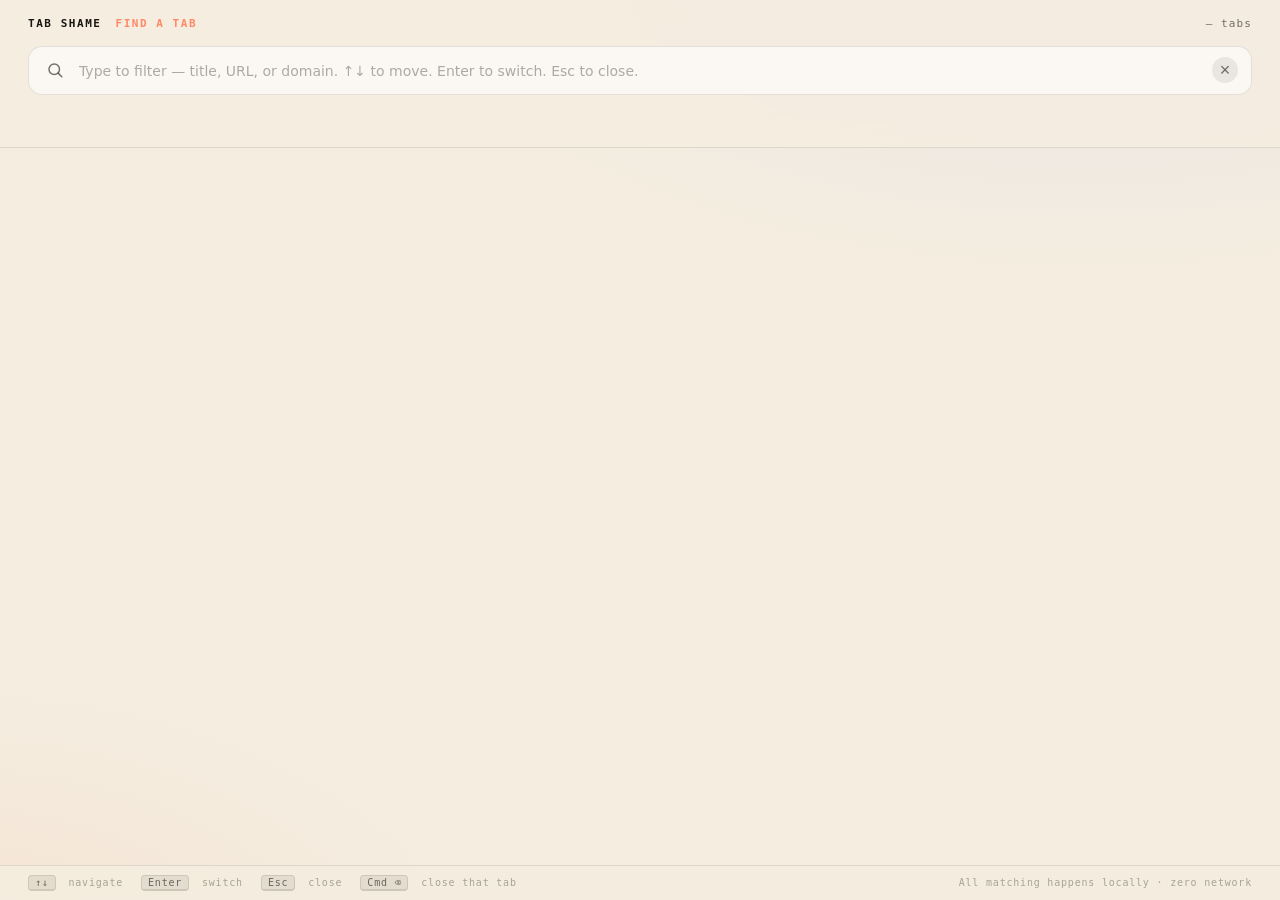
<file: tabfinder.html>
<!doctype html>
<html lang="en">
  <head>
    <meta charset="utf-8" />
    <meta name="viewport" content="width=device-width, initial-scale=1" />
    <title>Find a tab · TabShame</title>
    <link rel="stylesheet" href="../lib/fonts.css" />
    <link rel="stylesheet" href="tabfinder.css" />
  </head>
  <body>
    <header class="topbar">
      <div class="topbar-inner">
        <div class="topbar-brand">
          <span class="topbar-mark">TAB SHAME</span>
          <span class="topbar-section">FIND A TAB</span>
        </div>
        <div class="topbar-stats" id="topbarStats">— tabs</div>
      </div>

      <div class="search-wrap">
        <span class="search-icon" aria-hidden="true">
          <svg width="18" height="18" viewBox="0 0 24 24" fill="none" stroke="currentColor" stroke-width="2" stroke-linecap="round" stroke-linejoin="round">
            <circle cx="11" cy="11" r="7" />
            <line x1="21" y1="21" x2="16.5" y2="16.5" />
          </svg>
        </span>
        <input
          id="searchInput"
          class="search-input"
          type="text"
          autocomplete="off"
          autocorrect="off"
          autocapitalize="off"
          spellcheck="false"
          placeholder="Type to filter — title, URL, or domain. ↑↓ to move. Enter to switch. Esc to close."
        />
        <button class="search-clear" id="searchClear" hidden type="button" title="Clear">×</button>
      </div>

      <!-- Domain quick-filter chips. Generated by JS from the open tab set. -->
      <div class="filter-chips" id="filterChips"></div>
    </header>

    <main class="results" id="results">
      <!-- Tab tiles rendered here, grouped by domain. -->
    </main>

    <div class="empty-state" id="emptyState" hidden>
      <div class="empty-emoji">🤷</div>
      <div class="empty-title">Nothing matches.</div>
      <div class="empty-sub">Try a different word, a domain, or part of the title.</div>
    </div>

    <footer class="footerbar">
      <span class="keyhint"><kbd>↑↓</kbd> navigate</span>
      <span class="keyhint"><kbd>Enter</kbd> switch</span>
      <span class="keyhint"><kbd>Esc</kbd> close</span>
      <span class="keyhint"><kbd>Cmd ⌫</kbd> close that tab</span>
      <span class="keyhint-spacer"></span>
      <span class="keyhint-meta">All matching happens locally · zero network</span>
    </footer>

    <script src="tabfinder.js"></script>
  </body>
</html>
</file>
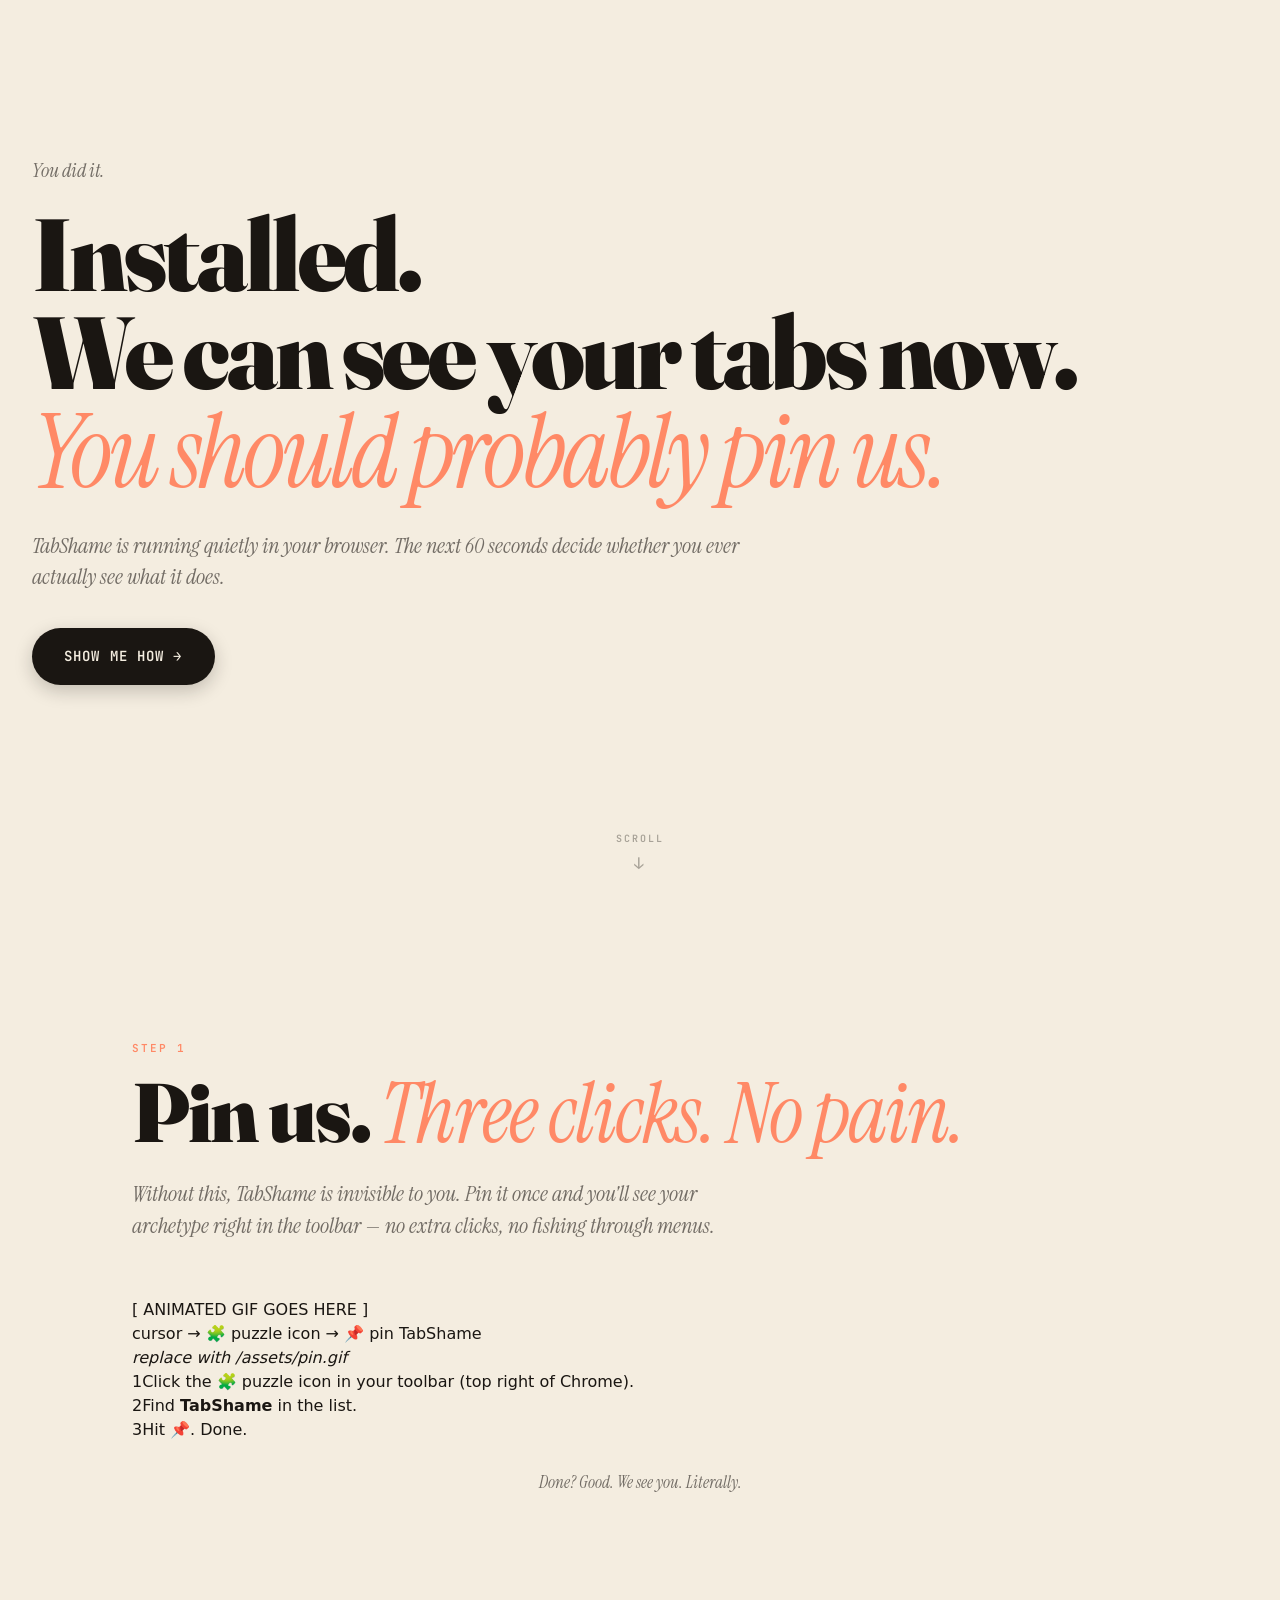
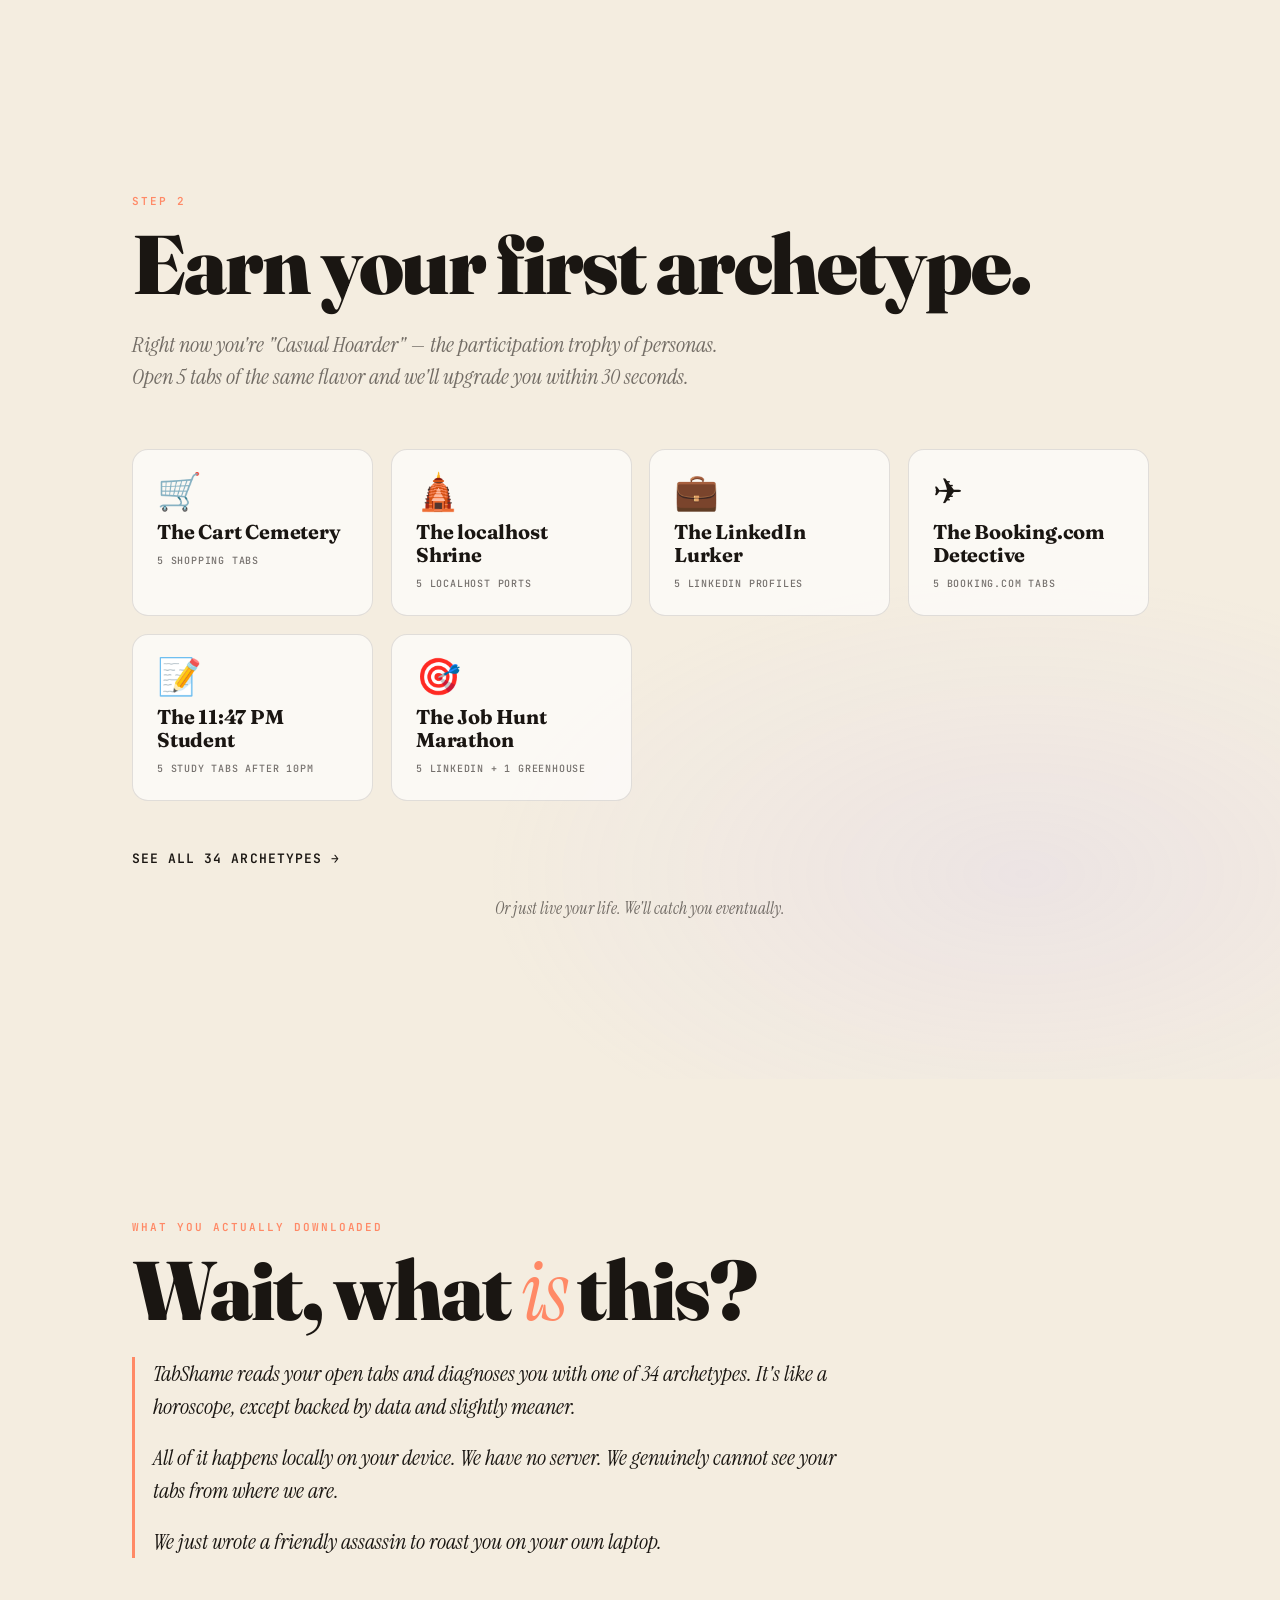
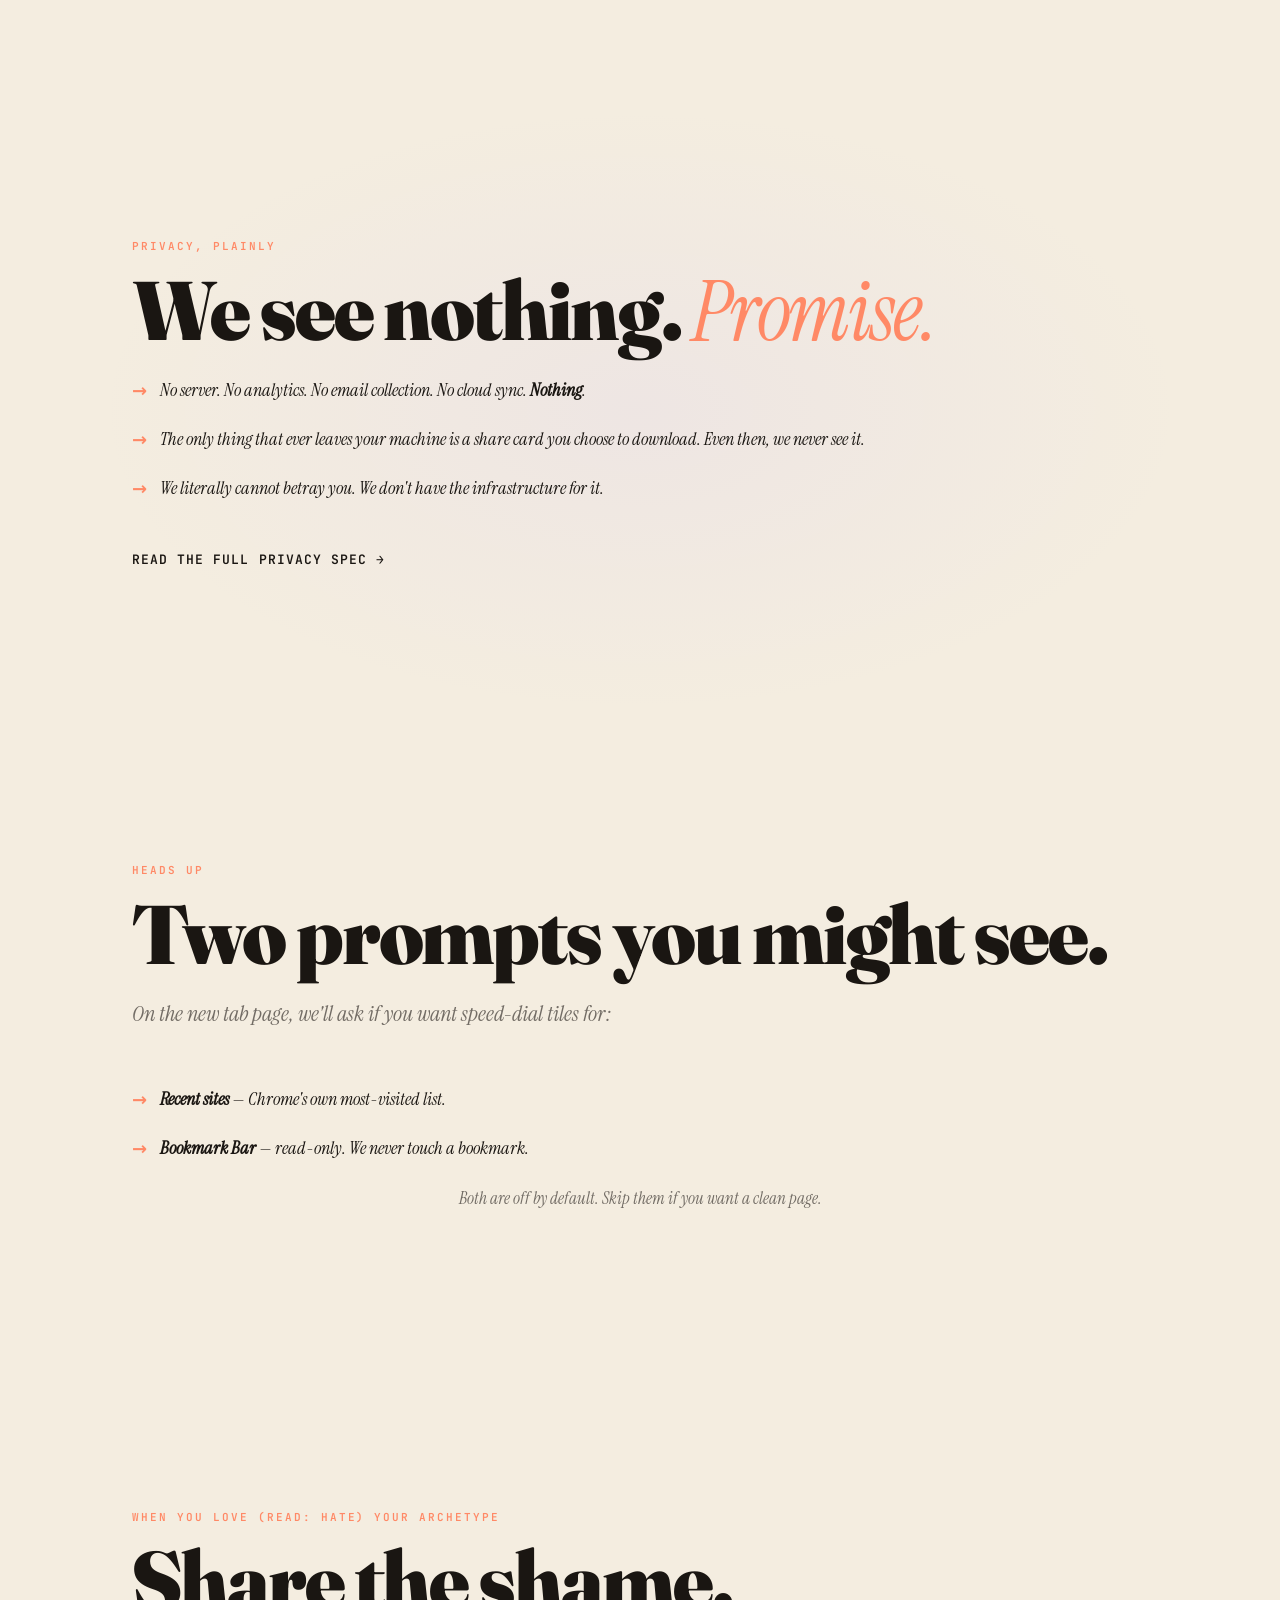
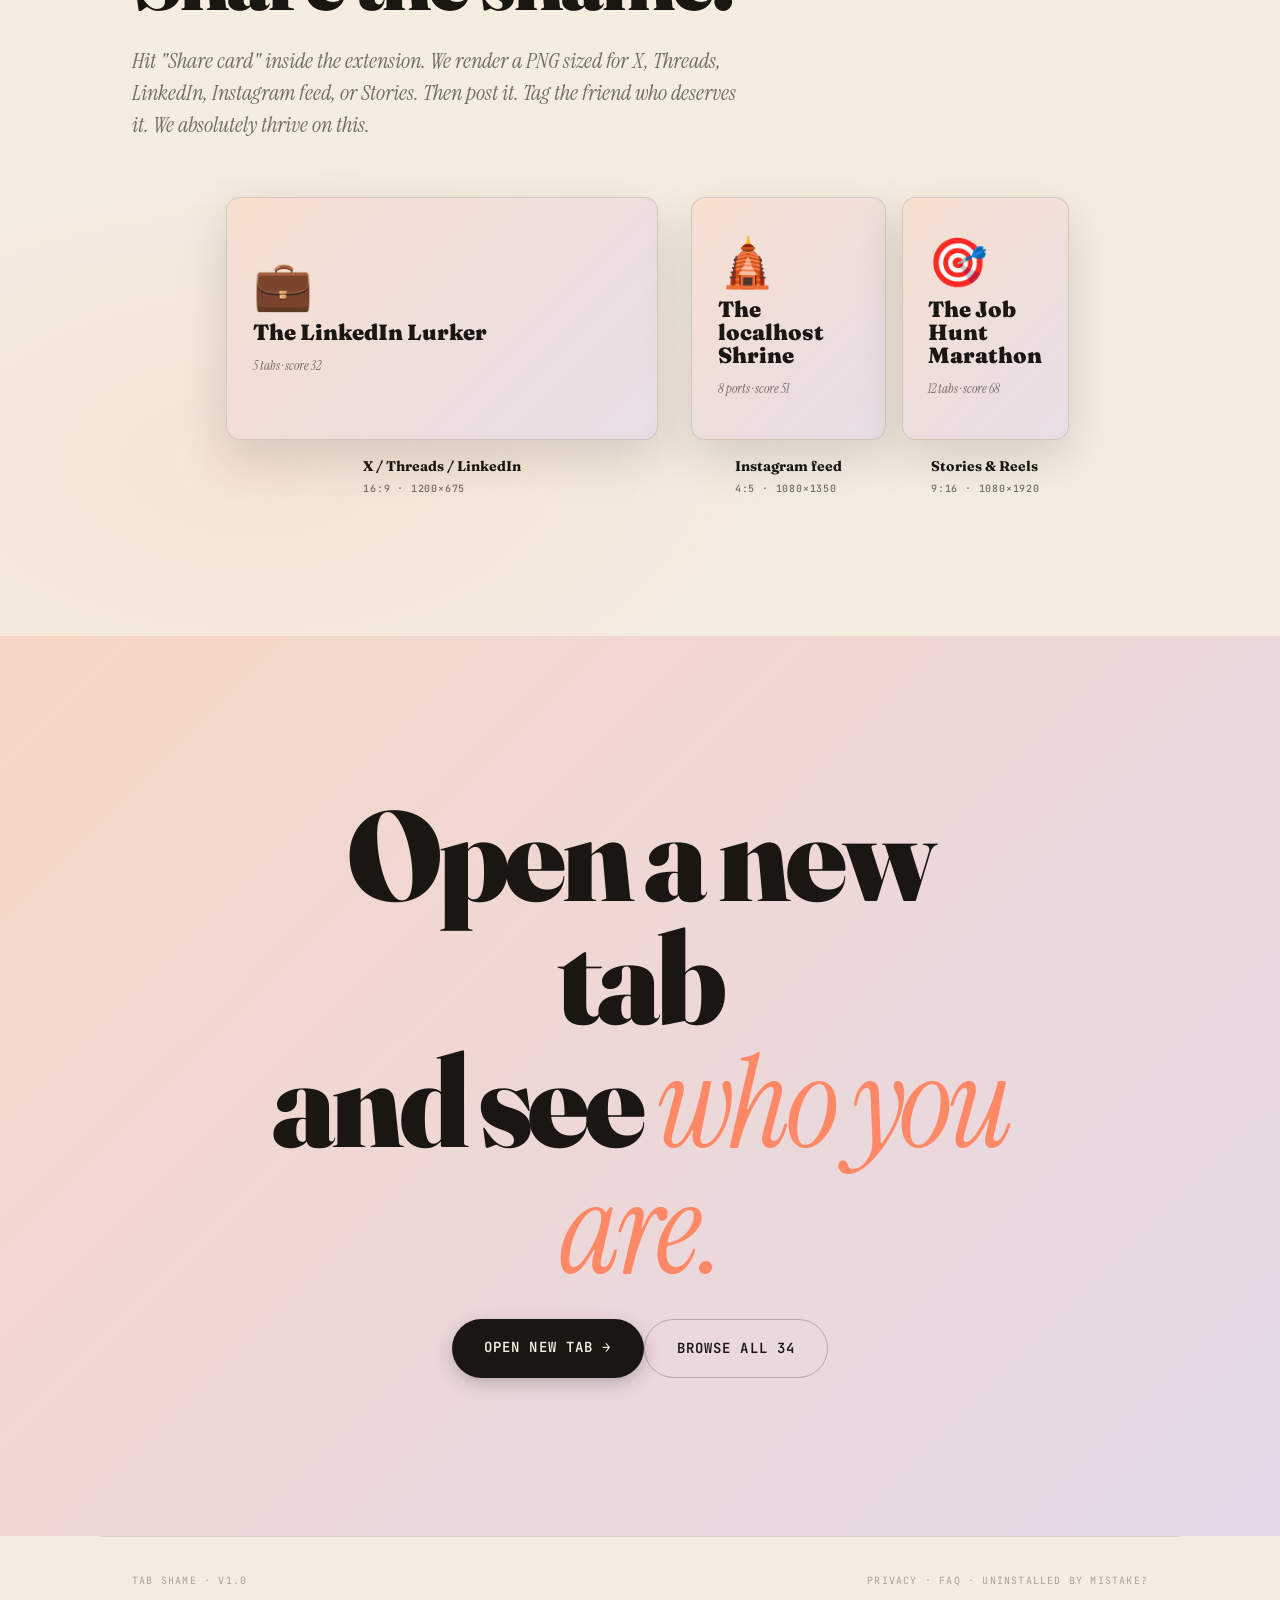
<file: welcome.html>
<!doctype html>
<html lang="en">
  <head>
    <meta charset="utf-8" />
    <meta name="viewport" content="width=device-width, initial-scale=1" />
    <title>Welcome to TabShame · You're In</title>
    <meta name="description" content="You just installed TabShame. Here's how to make sure you see your archetype." />
    <link rel="preconnect" href="https://fonts.googleapis.com">
    <link rel="preconnect" href="https://fonts.gstatic.com" crossorigin>
    <link href="https://fonts.googleapis.com/css2?family=Fraunces:opsz,wght@9..144,400;9..144,700;9..144,900&family=Instrument+Serif:ital@0;1&family=JetBrains+Mono:wght@500;600&display=swap" rel="stylesheet">
    <link rel="stylesheet" href="style.css">
  </head>
  <body>
    <header class="topbar topbar-sticky is-visible" id="topbar">
      <span class="topbar-brand">TAB SHAME</span>
      <nav class="topbar-right">
        <span>Installed · v1.0</span>
      </nav>
    </header>

    <!-- Hero ─────────────────────────────────────────────────────────── -->
    <section class="chapter chapter-hero" id="hero">
      <div class="hero-content">
        <div class="hero-eyebrow reveal" data-reveal="up">You did it.</div>
        <h1 class="hero-title">
          <span class="reveal" data-reveal="up" data-delay="100">Installed.</span>
          <span class="reveal" data-reveal="up" data-delay="200">We can see your tabs now.</span>
          <em class="reveal" data-reveal="up" data-delay="300">You should probably pin us.</em>
        </h1>
        <p class="hero-sub reveal" data-reveal="up" data-delay="500">
          TabShame is running quietly in your browser. The next 60 seconds decide whether you ever actually see what it does.
        </p>
        <div class="hero-actions reveal" data-reveal="up" data-delay="700">
          <a class="btn btn-primary btn-large" href="#pin">Show me how →</a>
        </div>
      </div>
      <div class="scroll-cue" aria-hidden="true">
        <span>scroll</span>
        <span class="scroll-cue-arrow">↓</span>
      </div>
    </section>

    <!-- STEP 1 · PIN — most critical block ───────────────────────────── -->
    <section class="chapter" id="pin">
      <div class="chapter-inner">
        <p class="chapter-eyebrow reveal" data-reveal="up">Step 1</p>
        <h2 class="chapter-title reveal" data-reveal="up" data-delay="100">
          Pin us. <em>Three clicks. No pain.</em>
        </h2>
        <p class="chapter-sub reveal" data-reveal="up" data-delay="200">
          Without this, TabShame is invisible to you. Pin it once and you'll see your archetype right in the toolbar — no extra clicks, no fishing through menus.
        </p>

        <div class="pin-block reveal" data-reveal="up" data-delay="300">
          <div class="pin-visual">
            [ ANIMATED GIF GOES HERE ]<br>
            cursor → 🧩 puzzle icon → 📌 pin TabShame<br>
            <em>replace with /assets/pin.gif</em>
          </div>
          <div class="pin-steps">
            <div class="pin-step"><span class="pin-step-num">1</span><span>Click the 🧩 puzzle icon in your toolbar (top right of Chrome).</span></div>
            <div class="pin-step"><span class="pin-step-num">2</span><span>Find <strong>TabShame</strong> in the list.</span></div>
            <div class="pin-step"><span class="pin-step-num">3</span><span>Hit <strong>📌</strong>. Done.</span></div>
          </div>
        </div>

        <p class="reveal pin-footer" data-reveal="up" data-delay="400">
          Done? Good. We see you. Literally.
        </p>
      </div>
    </section>

    <!-- STEP 2 · EARN ────────────────────────────────────────────────── -->
    <section class="chapter chapter-personas">
      <div class="chapter-inner">
        <p class="chapter-eyebrow reveal" data-reveal="up">Step 2</p>
        <h2 class="chapter-title reveal" data-reveal="up" data-delay="100">
          Earn your first archetype.
        </h2>
        <p class="chapter-sub reveal" data-reveal="up" data-delay="200">
          Right now you're "Casual Hoarder" — the participation trophy of personas. Open 5 tabs of the same flavor and we'll upgrade you within 30 seconds.
        </p>

        <div class="persona-grid">
          <a class="persona-card reveal" data-reveal="up" href="#">
            <span class="persona-emoji">🛒</span>
            <span class="persona-name">The Cart Cemetery</span>
            <span class="persona-recipe">5 shopping tabs</span>
          </a>
          <a class="persona-card reveal" data-reveal="up" data-delay="60" href="#">
            <span class="persona-emoji">🛕</span>
            <span class="persona-name">The localhost Shrine</span>
            <span class="persona-recipe">5 localhost ports</span>
          </a>
          <a class="persona-card reveal" data-reveal="up" data-delay="120" href="#">
            <span class="persona-emoji">💼</span>
            <span class="persona-name">The LinkedIn Lurker</span>
            <span class="persona-recipe">5 LinkedIn profiles</span>
          </a>
          <a class="persona-card reveal" data-reveal="up" data-delay="180" href="#">
            <span class="persona-emoji">✈️</span>
            <span class="persona-name">The Booking.com Detective</span>
            <span class="persona-recipe">5 booking.com tabs</span>
          </a>
          <a class="persona-card reveal" data-reveal="up" data-delay="60" href="#">
            <span class="persona-emoji">📝</span>
            <span class="persona-name">The 11:47 PM Student</span>
            <span class="persona-recipe">5 study tabs after 10pm</span>
          </a>
          <a class="persona-card reveal" data-reveal="up" data-delay="120" href="#">
            <span class="persona-emoji">🎯</span>
            <span class="persona-name">The Job Hunt Marathon</span>
            <span class="persona-recipe">5 LinkedIn + 1 Greenhouse</span>
          </a>
        </div>

        <p class="chapter-cta reveal" data-reveal="up">
          <a href="/personas" class="link-arrow">see all 34 archetypes →</a>
        </p>

        <p class="reveal pin-footer" data-reveal="up" data-delay="100">
          Or just live your life. We'll catch you eventually.
        </p>
      </div>
    </section>

    <!-- WAIT, WHAT IS THIS ──────────────────────────────────────────── -->
    <section class="chapter">
      <div class="chapter-inner">
        <p class="chapter-eyebrow reveal" data-reveal="up">What you actually downloaded</p>
        <h2 class="chapter-title reveal" data-reveal="up" data-delay="100">
          Wait, what <em>is</em> this?
        </h2>
        <blockquote class="welcome-quote reveal" data-reveal="up" data-delay="200">
          <p>TabShame reads your open tabs and diagnoses you with one of 34 archetypes. It's like a horoscope, except backed by data and slightly meaner.</p>
          <p>All of it happens locally on your device. We have no server. We genuinely cannot see your tabs from where we are.</p>
          <p>We just wrote a friendly assassin to roast you on your own laptop.</p>
        </blockquote>
      </div>
    </section>

    <!-- PRIVACY ─────────────────────────────────────────────────────── -->
    <section class="chapter chapter-privacy">
      <div class="chapter-inner">
        <p class="chapter-eyebrow reveal" data-reveal="up">Privacy, plainly</p>
        <h2 class="chapter-title reveal" data-reveal="up" data-delay="100">
          We see nothing. <em>Promise.</em>
        </h2>
        <ul class="privacy-bullets reveal" data-reveal="up" data-delay="200">
          <li>No server. No analytics. No email collection. No cloud sync. <strong>Nothing</strong>.</li>
          <li>The only thing that ever leaves your machine is a share card you choose to download. Even then, we never see it.</li>
          <li>We literally cannot betray you. We don't have the infrastructure for it.</li>
        </ul>
        <p class="chapter-cta reveal" data-reveal="up">
          <a href="/privacy" class="link-arrow">read the full privacy spec →</a>
        </p>
      </div>
    </section>

    <!-- PERMISSIONS PREVIEW ─────────────────────────────────────────── -->
    <section class="chapter">
      <div class="chapter-inner">
        <p class="chapter-eyebrow reveal" data-reveal="up">Heads up</p>
        <h2 class="chapter-title reveal" data-reveal="up" data-delay="100">
          Two prompts you might see.
        </h2>
        <p class="chapter-sub reveal" data-reveal="up" data-delay="200">
          On the new tab page, we'll ask if you want speed-dial tiles for:
        </p>
        <ul class="privacy-bullets reveal" data-reveal="up" data-delay="300">
          <li><strong>Recent sites</strong> — Chrome's own most-visited list.</li>
          <li><strong>Bookmark Bar</strong> — read-only. We never touch a bookmark.</li>
        </ul>
        <p class="reveal pin-footer" data-reveal="up" data-delay="400" style="margin-top: 24px;">
          Both are off by default. Skip them if you want a clean page.
        </p>
      </div>
    </section>

    <!-- SHARE PROMPT ────────────────────────────────────────────────── -->
    <section class="chapter chapter-share">
      <div class="chapter-inner">
        <p class="chapter-eyebrow reveal" data-reveal="up">When you love (read: hate) your archetype</p>
        <h2 class="chapter-title reveal" data-reveal="up" data-delay="100">
          Share the shame.
        </h2>
        <p class="chapter-sub reveal" data-reveal="up" data-delay="200">
          Hit "Share card" inside the extension. We render a PNG sized for X, Threads, LinkedIn, Instagram feed, or Stories. Then post it. Tag the friend who deserves it. We absolutely thrive on this.
        </p>

        <div class="share-triptych">
          <figure class="share-card reveal" data-reveal="up" data-delay="100">
            <div class="share-card-canvas share-card-twitter">
              <span class="share-card-emoji">💼</span>
              <span class="share-card-name">The LinkedIn Lurker</span>
              <span class="share-card-stat">5 tabs · score 32</span>
            </div>
            <figcaption>
              <span class="share-card-format">X / Threads / LinkedIn</span>
              <span class="share-card-spec">16:9 · 1200×675</span>
            </figcaption>
          </figure>
          <figure class="share-card reveal" data-reveal="up" data-delay="220">
            <div class="share-card-canvas share-card-instagram">
              <span class="share-card-emoji">🛕</span>
              <span class="share-card-name">The localhost Shrine</span>
              <span class="share-card-stat">8 ports · score 51</span>
            </div>
            <figcaption>
              <span class="share-card-format">Instagram feed</span>
              <span class="share-card-spec">4:5 · 1080×1350</span>
            </figcaption>
          </figure>
          <figure class="share-card reveal" data-reveal="up" data-delay="340">
            <div class="share-card-canvas share-card-story">
              <span class="share-card-emoji">🎯</span>
              <span class="share-card-name">The Job Hunt Marathon</span>
              <span class="share-card-stat">12 tabs · score 68</span>
            </div>
            <figcaption>
              <span class="share-card-format">Stories &amp; Reels</span>
              <span class="share-card-spec">9:16 · 1080×1920</span>
            </figcaption>
          </figure>
        </div>
      </div>
    </section>

    <!-- FINAL CTA ───────────────────────────────────────────────────── -->
    <section class="chapter chapter-install">
      <div class="install-stage">
        <h2 class="install-title reveal" data-reveal="up">
          Open a new tab<br>and see <em>who you are.</em>
        </h2>
        <div class="install-actions reveal" data-reveal="up" data-delay="200">
          <a class="btn btn-primary btn-large" href="chrome://newtab" target="_blank">Open new tab →</a>
          <a class="btn btn-secondary btn-large" href="/personas">Browse all 34</a>
        </div>
      </div>
    </section>

    <footer class="footer">
      <span>TAB SHAME · v1.0</span>
      <span>
        <a href="/privacy">privacy</a> ·
        <a href="/faq">FAQ</a> ·
        <a href="/uninstalled">uninstalled by mistake?</a>
      </span>
    </footer>

    <script src="script.js"></script>
  </body>
</html>
</file>
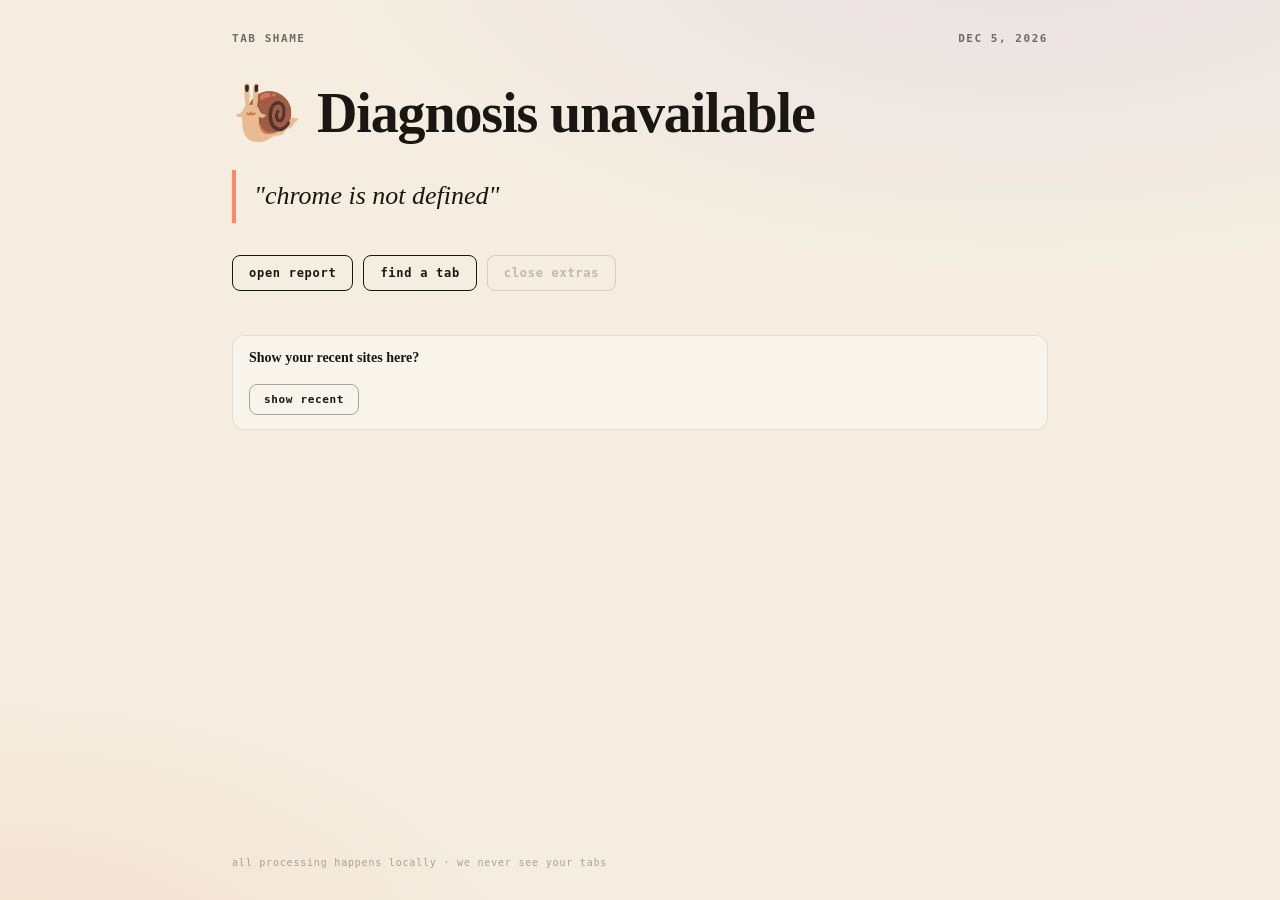
<file: newtab/newtab.html>
<!doctype html>
<html lang="en">
  <head>
    <meta charset="utf-8" />
    <meta name="viewport" content="width=device-width, initial-scale=1" />
    <title>New Tab · TabShame</title>
    <link rel="stylesheet" href="../lib/fonts.css" />
    <link rel="stylesheet" href="newtab.css" />
  </head>
  <!--
    Jun 2026 redesign:
      - Roast title becomes one line: emoji + archetype name. Tab count
        moves to the popup (the new-tab page is the "personality" surface,
        not the diagnosis surface).
      - Roast text is the centerpiece: large italic serif pull-quote with
        a peach left border.
      - 3 buttons, horizontal, tertiary-styled (outline only).
      - Recent-sites is the only opt-in shortcut row. Bookmark-bar CTA
        was removed (the new-tab page got too crowded with two parallel
        permission prompts).
      - Lite-mode toggle was removed too — too unclear. Users who want
        a shortcuts-first view set newTabMode in the popup Settings page.
      - Placeholders use a CSS skeleton pulse instead of literal "…" / "--".
  -->
  <body class="mode-full" aria-busy="true">
    <main class="stage" data-mode-full>
      <header class="topbar">
        <span class="brand">TAB SHAME</span>
        <span class="topbar-date" id="dateLabel"></span>
      </header>

      <div class="persona-column">
        <!-- Hero: one-line roast title (emoji + archetype name). -->
        <section class="hero">
          <h1 class="hero-name" id="heroName">
            <span class="hero-emoji" id="archetypeEmoji">🐌</span>
            <span class="hero-archetype" id="archetypeName">Diagnosing your tabs</span>
          </h1>
        </section>

        <!-- Pull-quote roast — the personality. -->
        <section class="roast-block">
          <blockquote class="roast-line" id="roastLine">
            <span class="skeleton-line skeleton-line-lg"></span>
            <span class="skeleton-line"></span>
            <span class="skeleton-line skeleton-line-sm"></span>
          </blockquote>
        </section>

        <!-- 3 horizontal tertiary buttons. -->
        <section class="actions">
          <button class="btn btn-tertiary" id="openReport">Open report</button>
          <button class="btn btn-tertiary" id="openTabFinder" title="Find a tab (Cmd+Shift+F)">
            Find a tab
          </button>
          <button class="btn btn-tertiary" id="closeDupes" disabled>
            <span id="closeDupesLabel">Close extras</span>
          </button>
        </section>
      </div>

      <!-- Single Recent-sites column. Bookmark-bar CTA removed Jun 2026. -->
      <div class="shortcuts-column">
        <div class="shortcuts-stack">
          <section class="shortcuts-section shortcuts-section-recent" data-shortcuts-section="recent">
            <section class="shortcuts-cta" data-shortcuts-cta="recent" hidden>
              <div class="shortcuts-cta-title">Show your recent sites here?</div>
              <div class="shortcuts-cta-actions">
                <button class="btn btn-primary" data-shortcuts-add="recent">
                  Show recent
                </button>
              </div>
            </section>

            <div class="shortcuts" data-shortcuts="recent" hidden>
              <div class="shortcuts-label">Recent</div>
              <div class="shortcuts-grid" data-shortcuts-grid="recent"></div>
              <div class="shortcuts-more-row" data-shortcuts-more-row="recent" hidden>
                <button class="mode-link" data-shortcuts-more="recent" type="button">
                  show more
                </button>
              </div>
              <div class="shortcuts-remove-row">
                <button class="mode-link" data-shortcuts-remove="recent" type="button">
                  remove
                </button>
              </div>
            </div>
          </section>
        </div>
      </div>

      <footer class="stage-footer">
        <span class="footer-meta">
          all processing happens locally · we never see your tabs
        </span>
      </footer>
    </main>

    <script src="../lib/storage.js"></script>
    <script src="../lib/domain-rules.js"></script>
    <script src="../lib/archetype-engine.js"></script>
    <script src="../lib/shame-engine.js"></script>
    <script src="newtab.js"></script>
  </body>
</html>
</file>
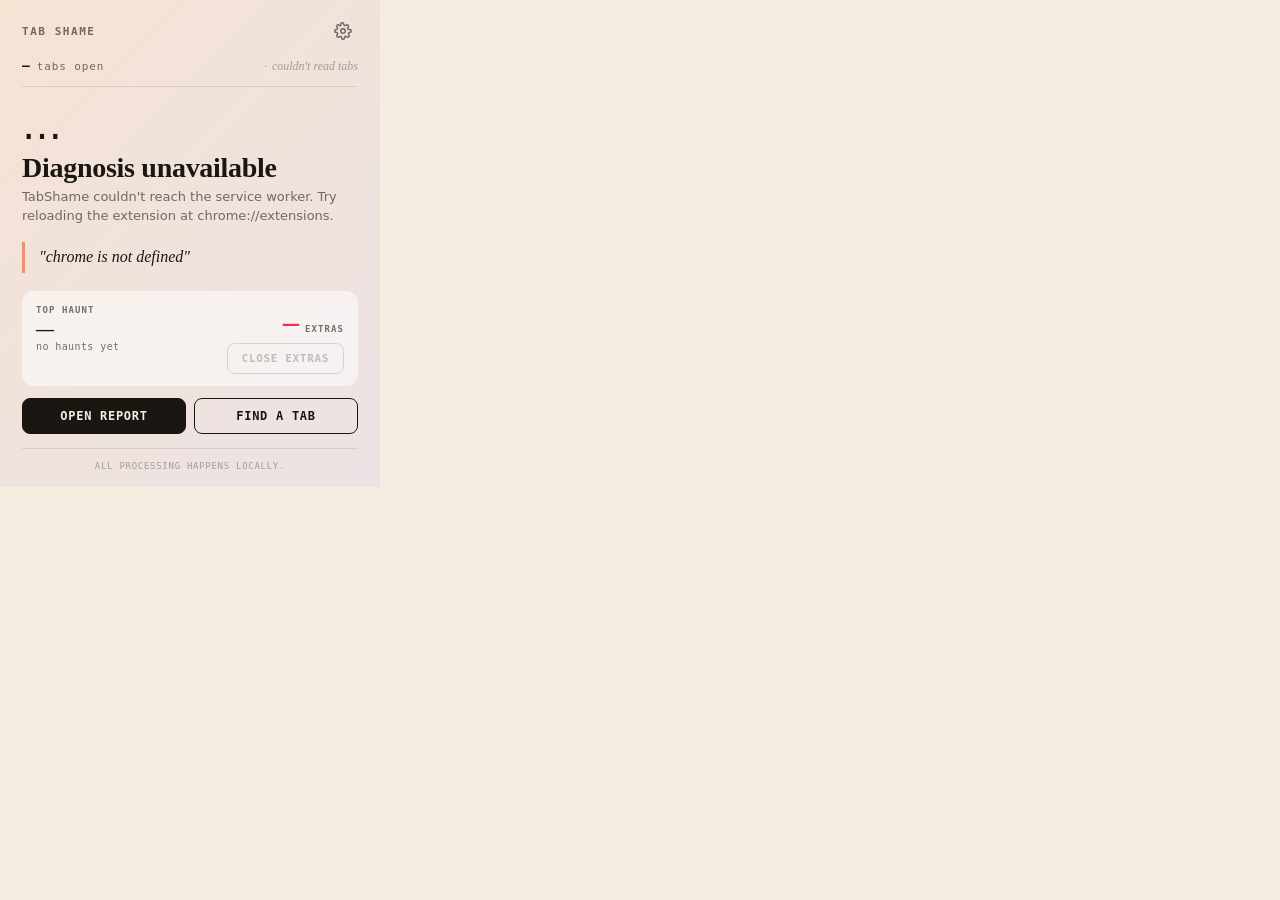
<file: popup/popup.html>
<!doctype html>
<html lang="en">
  <head>
    <meta charset="utf-8" />
    <meta name="viewport" content="width=device-width, initial-scale=1" />
    <title>TabShame</title>
    <link rel="stylesheet" href="../lib/fonts.css" />
    <link rel="stylesheet" href="popup.css" />
  </head>
  <body>
    <main class="card" aria-busy="true">
      <!-- ─── Main view ─────────────────────────────────────────────── -->
      <section data-view="main">
        <header class="hdr">
          <span class="hdr-mark">TAB SHAME</span>
          <button
            class="hdr-settings"
            id="openSettings"
            type="button"
            aria-label="Settings"
            title="Settings"
          >
            <svg width="18" height="18" viewBox="0 0 24 24" fill="none" stroke="currentColor" stroke-width="2" stroke-linecap="round" stroke-linejoin="round" aria-hidden="true">
              <circle cx="12" cy="12" r="3" />
              <path d="M19.4 15a1.65 1.65 0 0 0 .33 1.82l.06.06a2 2 0 0 1-2.83 2.83l-.06-.06a1.65 1.65 0 0 0-1.82-.33 1.65 1.65 0 0 0-1 1.51V21a2 2 0 0 1-4 0v-.09A1.65 1.65 0 0 0 9 19.4a1.65 1.65 0 0 0-1.82.33l-.06.06a2 2 0 0 1-2.83-2.83l.06-.06a1.65 1.65 0 0 0 .33-1.82 1.65 1.65 0 0 0-1.51-1H3a2 2 0 0 1 0-4h.09A1.65 1.65 0 0 0 4.6 9a1.65 1.65 0 0 0-.33-1.82l-.06-.06a2 2 0 0 1 2.83-2.83l.06.06a1.65 1.65 0 0 0 1.82.33h0A1.65 1.65 0 0 0 9 3.09V3a2 2 0 0 1 4 0v.09a1.65 1.65 0 0 0 1 1.51 1.65 1.65 0 0 0 1.82-.33l.06-.06a2 2 0 0 1 2.83 2.83l-.06.06a1.65 1.65 0 0 0-.33 1.82v0a1.65 1.65 0 0 0 1.51 1H21a2 2 0 0 1 0 4h-.09a1.65 1.65 0 0 0-1.51 1z" />
            </svg>
          </button>
        </header>

        <!-- The small tab-count label sits ABOVE the persona, signaling
             scale without dominating the layout. Click reveals the band
             tooltip (was "Suspiciously low. Are you…okay?"). -->
        <div class="hero-meta-top">
          <span class="hero-tab-count" id="tabCount">--</span>
          <span class="hero-tab-label" id="tabsLabel">tabs open</span>
          <span class="hero-band-inline" id="scoreBand"></span>
        </div>

        <!-- Archetype + emoji is now the visual hero. -->
        <section class="archetype-hero">
          <span class="archetype-emoji" id="archetypeEmoji">…</span>
          <h1 class="archetype-name" id="archetypeName">Diagnosing…</h1>
          <p class="archetype-desc" id="archetypeDesc">
            Reading your tabs (locally, on your device).
          </p>
        </section>

        <!-- Pull-quote roast — the personality. -->
        <section class="roast">
          <p class="roast-line" id="roast">…</p>
        </section>

        <!-- ─── Merged extras + top haunt + close-extras action ───── -->
        <!-- Replaces the two tiles + the "Close extras" button with one
             single, scannable block. Top line shows haunt; bottom line
             shows the actionable extras count + the close button. -->
        <section class="extras-block" id="extrasBlock">
          <div class="extras-row">
            <div class="extras-meta">
              <div class="extras-haunt-label">TOP HAUNT</div>
              <div class="extras-haunt-name" id="tileHaunt">—</div>
              <div class="extras-haunt-sub" id="tileHauntCount">no haunts yet</div>
            </div>
            <div class="extras-action">
              <div class="extras-count-row">
                <span class="extras-count" id="tileDupes">–</span>
                <span class="extras-count-label">extras</span>
              </div>
              <button class="btn btn-primary btn-block" id="closeDupes" disabled>
                <span id="closeDupesLabel">Close extras</span>
              </button>
            </div>
          </div>
        </section>

        <!-- ─── Action grid: 2 actions only ──────────────────────── -->
        <section class="actions">
          <button class="btn btn-primary" id="openReport">Open report</button>
          <button class="btn btn-secondary" id="openTabFinder" title="Find a tab (Cmd+Shift+F)">
            Find a tab
          </button>
        </section>

        <footer class="ftr">All processing happens locally.</footer>
      </section>

      <!-- ─── Settings view ──────────────────────────────────────── -->
      <section data-view="settings" hidden>
        <header class="hdr">
          <button
            class="hdr-back"
            id="closeSettings"
            type="button"
            aria-label="Back"
            title="Back"
          >
            <svg width="16" height="16" viewBox="0 0 24 24" fill="none" stroke="currentColor" stroke-width="2" stroke-linecap="round" stroke-linejoin="round" aria-hidden="true">
              <polyline points="15 18 9 12 15 6" />
            </svg>
            <span>back</span>
          </button>
          <span class="hdr-mark">SETTINGS</span>
          <span class="hdr-spacer"></span>
        </header>

        <section class="prefs">
          <label class="pref-row" for="autoGroupToggle">
            <input type="checkbox" id="autoGroupToggle" />
            <span class="pref-text">
              <span class="pref-title">Auto-group persona tabs</span>
              <span class="pref-sub">
                Bundles the triggering tabs into a labeled Chrome group so
                the diagnosis is visible in the tab strip.
              </span>
            </span>
          </label>

          <div class="pref-row pref-row-action">
            <span class="pref-text">
              <span class="pref-title">Close persona groups</span>
              <span class="pref-sub" id="closeGroupsSub">
                Closes every tab inside the auto-created persona groups.
                Pinned tabs are preserved.
              </span>
            </span>
            <button class="btn-pref-action" id="closePersonaGroups" type="button">
              Close
            </button>
          </div>

          <div class="pref-row pref-row-select">
            <span class="pref-text">
              <span class="pref-title">New-tab page</span>
              <span class="pref-sub">
                Full = persona poster on top, shortcuts below.
                Lite = shortcuts on top, persona card below.
              </span>
            </span>
            <select id="newTabModeSelect" class="pref-select" aria-label="New-tab page mode">
              <option value="full">Full</option>
              <option value="lite">Lite</option>
            </select>
          </div>

          <div class="pref-row pref-row-action">
            <span class="pref-text">
              <span class="pref-title">Recent sites on new tab</span>
              <span class="pref-sub">
                Most-visited tiles (Chrome's local list).
                <strong>Used only for these tiles</strong> — never for your
                persona or share cards.
              </span>
            </span>
            <button class="btn-pref-action" data-perm-btn="recent" type="button">
              <span data-perm-btn-label="recent">…</span>
            </button>
          </div>

          <div class="pref-row pref-row-action">
            <span class="pref-text">
              <span class="pref-title">Bookmark Bar on new tab</span>
              <span class="pref-sub">
                Top-level bookmark-bar tiles, read-only.
                <strong>Used only for these tiles</strong> — never for your
                persona or share cards. We never modify a bookmark.
              </span>
            </span>
            <button class="btn-pref-action" data-perm-btn="bookmarks" type="button">
              <span data-perm-btn-label="bookmarks">…</span>
            </button>
          </div>
        </section>

        <footer class="ftr">All processing happens locally.</footer>
      </section>
    </main>

    <script src="../lib/storage.js"></script>
    <script src="../lib/domain-rules.js"></script>
    <script src="../lib/archetype-engine.js"></script>
    <script src="../lib/shame-engine.js"></script>
    <script src="popup.js"></script>
  </body>
</html>
</file>
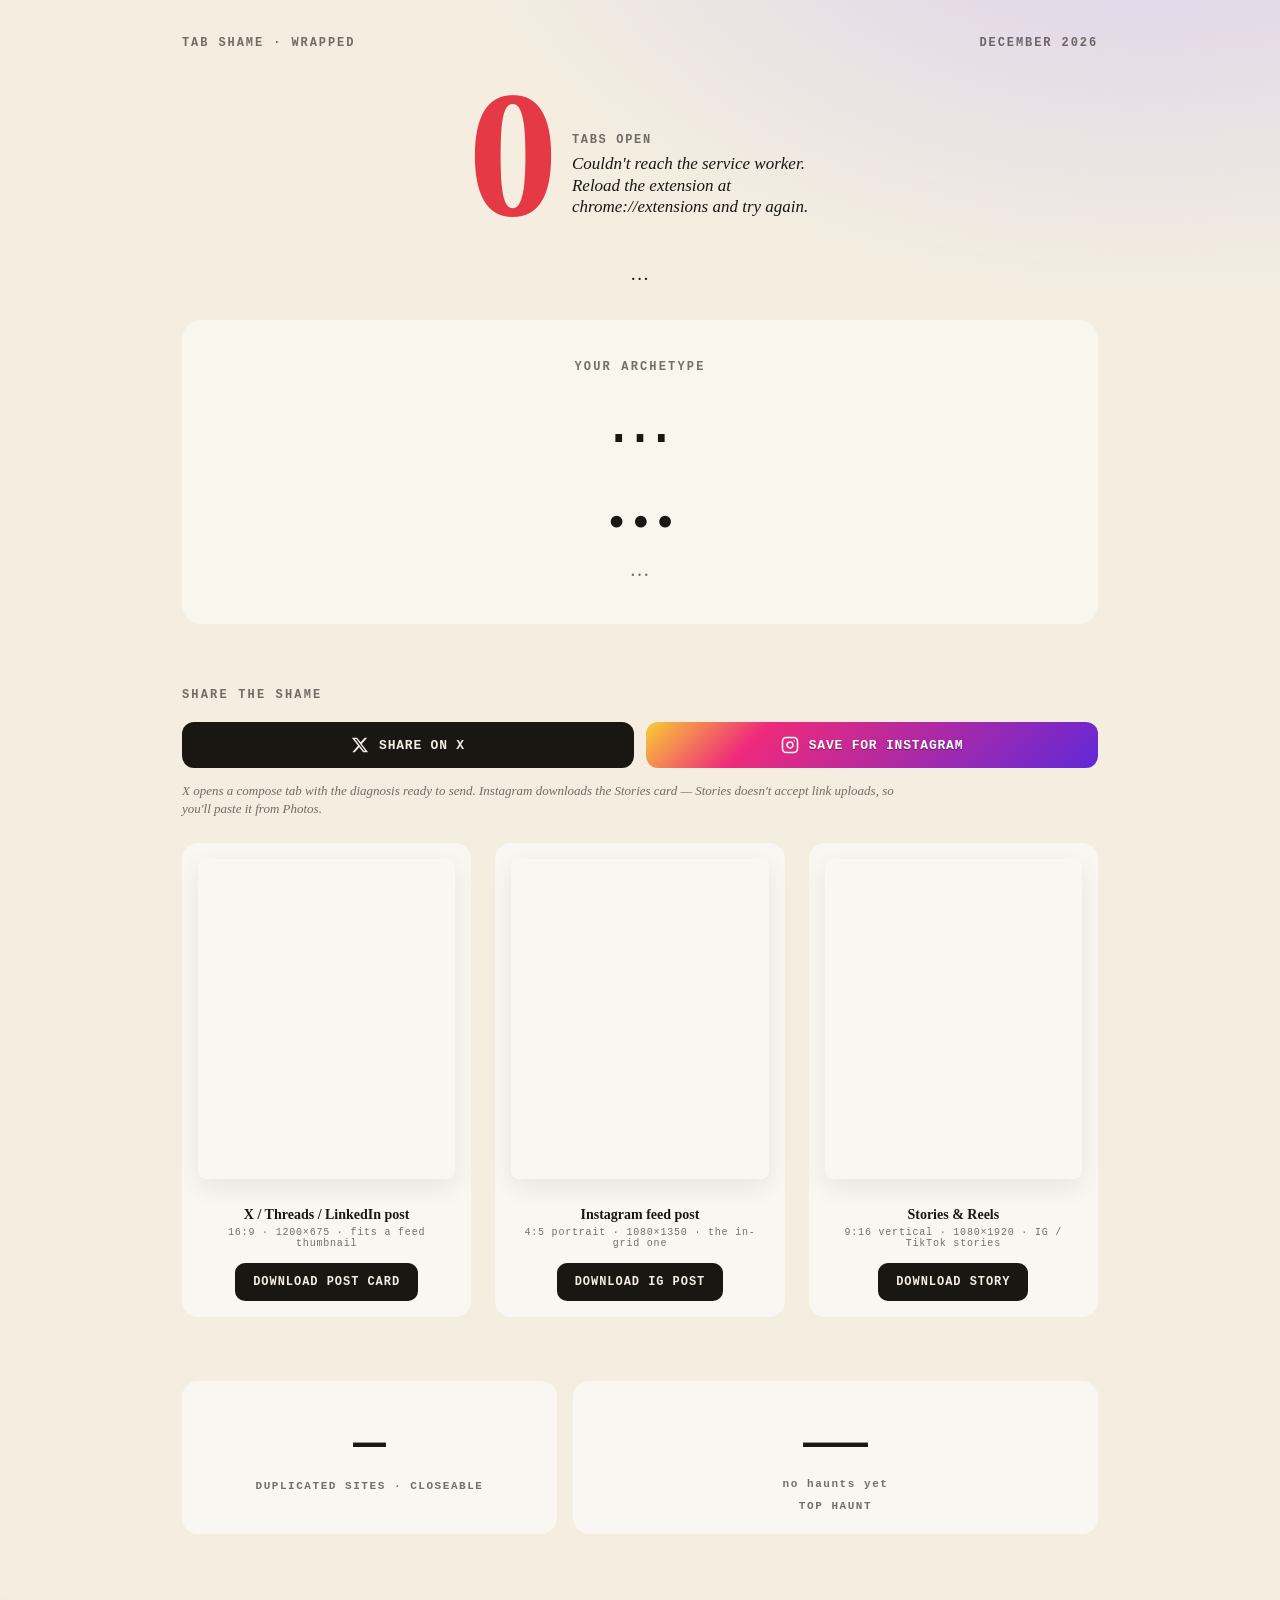
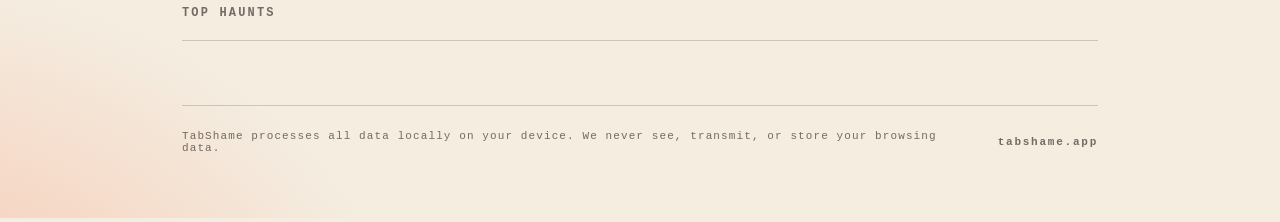
<file: report/report.html>
<!doctype html>
<html lang="en">
  <head>
    <meta charset="utf-8" />
    <meta name="viewport" content="width=device-width, initial-scale=1" />
    <title>Your TabShame Wrapped</title>
    <link rel="stylesheet" href="../lib/fonts.css" />
    <link rel="stylesheet" href="report.css" />
  </head>
  <body>
    <main class="page">
      <header class="page-hdr">
        <span class="brand">TAB SHAME · WRAPPED</span>
        <span class="date" id="dateLabel"></span>
      </header>

      <!-- Hero: shrunk so the archetype reveal + share row land above
           the fold on a typical 900h laptop. The big number stays but
           font caps lower (clamp 120-180 vs the previous 180-320). -->
      <section class="hero hero-compact">
        <div class="hero-inner">
          <div class="big-count" id="bigCount">0</div>
          <div class="big-count-meta">
            <div class="big-count-label" id="bigTabsLabel">TABS OPEN</div>
            <div class="big-count-band" id="bigScoreBand">…</div>
          </div>
        </div>
        <p class="hero-roast" id="heroRoast">…</p>
      </section>

      <!-- Archetype reveal — what users came here for. -->
      <section class="reveal">
        <div class="reveal-eyebrow">YOUR ARCHETYPE</div>
        <div class="reveal-row">
          <span class="reveal-emoji" id="revealEmoji">…</span>
          <h1 class="reveal-name" id="revealName">…</h1>
        </div>
        <p class="reveal-desc" id="revealDesc">…</p>
      </section>

      <!-- SHARE THE SHAME moved up right after the reveal — this is the
           dominant reason users open the report. Direct share buttons
           (X / Instagram) flank the per-format downloads. -->
      <section class="share">
        <h2 class="section-h">SHARE THE SHAME</h2>
        <div class="share-direct">
          <button class="share-btn share-btn-x" id="shareToX" type="button">
            <svg class="share-icon" width="18" height="18" viewBox="0 0 24 24" fill="currentColor" aria-hidden="true">
              <path d="M18.244 2.25h3.308l-7.227 8.26 8.502 11.24H16.17l-5.214-6.817L4.99 21.75H1.68l7.73-8.835L1.254 2.25H8.08l4.713 6.231zm-1.161 17.52h1.833L7.084 4.126H5.117z"/>
            </svg>
            <span>Share on X</span>
          </button>
          <button class="share-btn share-btn-ig" id="shareToInstagram" type="button">
            <svg class="share-icon" width="18" height="18" viewBox="0 0 24 24" fill="none" stroke="currentColor" stroke-width="2" stroke-linecap="round" stroke-linejoin="round" aria-hidden="true">
              <rect x="2" y="2" width="20" height="20" rx="5" ry="5"/>
              <path d="M16 11.37A4 4 0 1 1 12.63 8 4 4 0 0 1 16 11.37z"/>
              <line x1="17.5" y1="6.5" x2="17.51" y2="6.5"/>
            </svg>
            <span>Save for Instagram</span>
          </button>
        </div>
        <p class="share-direct-note" id="shareDirectNote">
          X opens a compose tab with the diagnosis ready to send. Instagram
          downloads the Stories card — Stories doesn't accept link uploads,
          so you'll paste it from Photos.
        </p>

        <div class="card-previews">
          <figure class="preview">
            <canvas id="previewTwitter" width="600" height="338"></canvas>
            <figcaption>
              <span class="preview-caption-name">X / Threads / LinkedIn post</span>
              <span class="preview-caption-meta">16:9 · 1200×675 · fits a feed thumbnail</span>
            </figcaption>
            <button class="btn btn-primary" data-format="twitter">Download post card</button>
          </figure>
          <figure class="preview">
            <canvas id="previewInstagram" width="432" height="540"></canvas>
            <figcaption>
              <span class="preview-caption-name">Instagram feed post</span>
              <span class="preview-caption-meta">4:5 portrait · 1080×1350 · the in-grid one</span>
            </figcaption>
            <button class="btn btn-primary" data-format="instagram">Download IG post</button>
          </figure>
          <figure class="preview">
            <canvas id="previewStory" width="324" height="576"></canvas>
            <figcaption>
              <span class="preview-caption-name">Stories &amp; Reels</span>
              <span class="preview-caption-meta">9:16 vertical · 1080×1920 · IG / TikTok stories</span>
            </figcaption>
            <button class="btn btn-primary" data-format="story">Download story</button>
          </figure>
        </div>
      </section>

      <!-- Stat tiles sit below the share section — supporting context,
           not headline material. Same content as before. -->
      <section class="tiles">
        <div class="tile" title="Same-site tabs you can collapse to one. Two LinkedIn tabs on different pages still count — one site, one tab.">
          <div class="tile-value" id="tileDupes">–</div>
          <div class="tile-label">DUPLICATED SITES · CLOSEABLE</div>
        </div>
        <div class="tile tile-haunt">
          <div class="tile-value tile-haunt-name" id="tileHaunt">—</div>
          <div class="tile-haunt-sub" id="tileHauntCount">no haunts yet</div>
          <div class="tile-label">TOP HAUNT</div>
        </div>
      </section>

      <section class="domains">
        <h2 class="section-h">TOP HAUNTS</h2>
        <ol class="domain-list" id="domainList"></ol>
      </section>

      <!-- Cleanup section removed Jun 2026. The single non-Pro action
           ("Close extras") lives on the popup; per-haunt × buttons handle
           the rest of the cleanup story inside the haunt list above. -->

      <footer class="page-ftr">
        <span>TabShame processes all data locally on your device. We never see, transmit, or store your browsing data.</span>
        <span class="ftr-mark">tabshame.app</span>
      </footer>
    </main>

    <script src="../lib/storage.js"></script>
    <script src="../lib/domain-rules.js"></script>
    <script src="../lib/archetype-engine.js"></script>
    <script src="../lib/shame-engine.js"></script>
    <script src="../lib/card-renderer.js"></script>
    <script src="report.js"></script>
  </body>
</html>
</file>
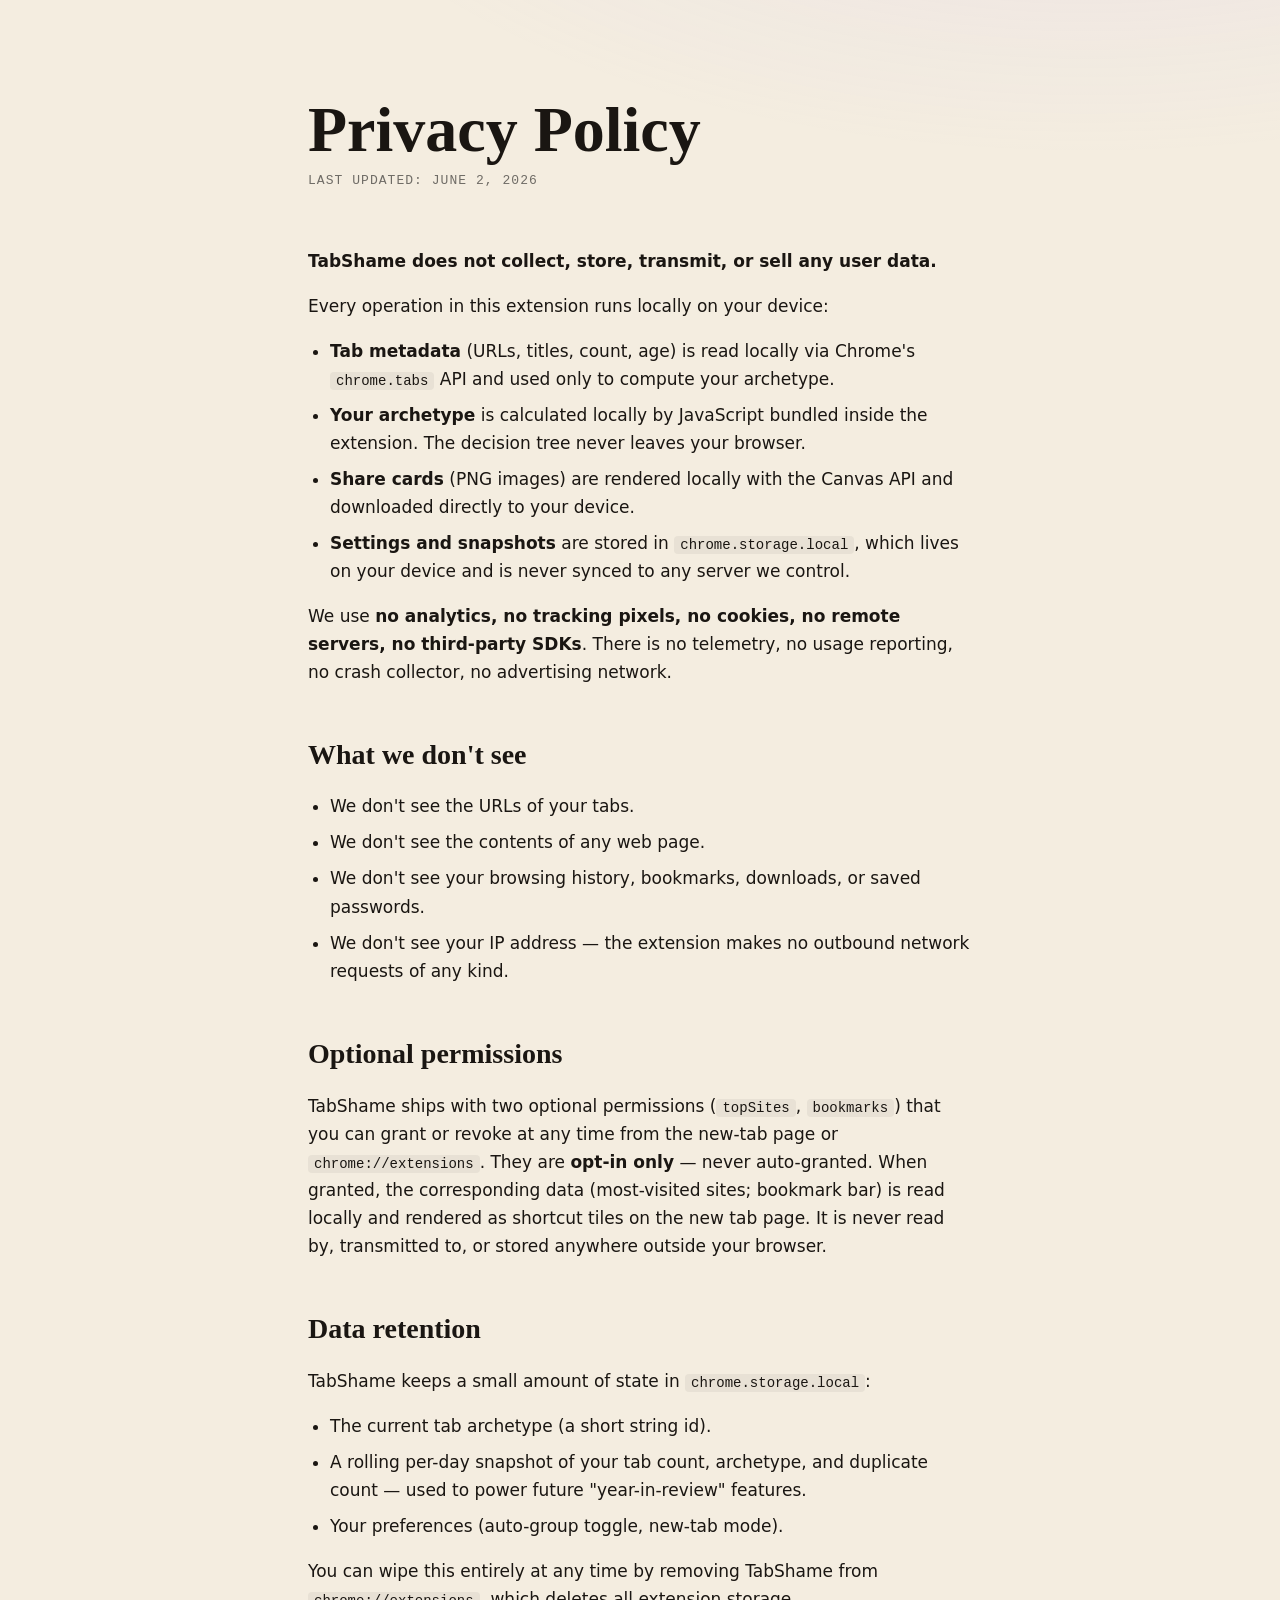
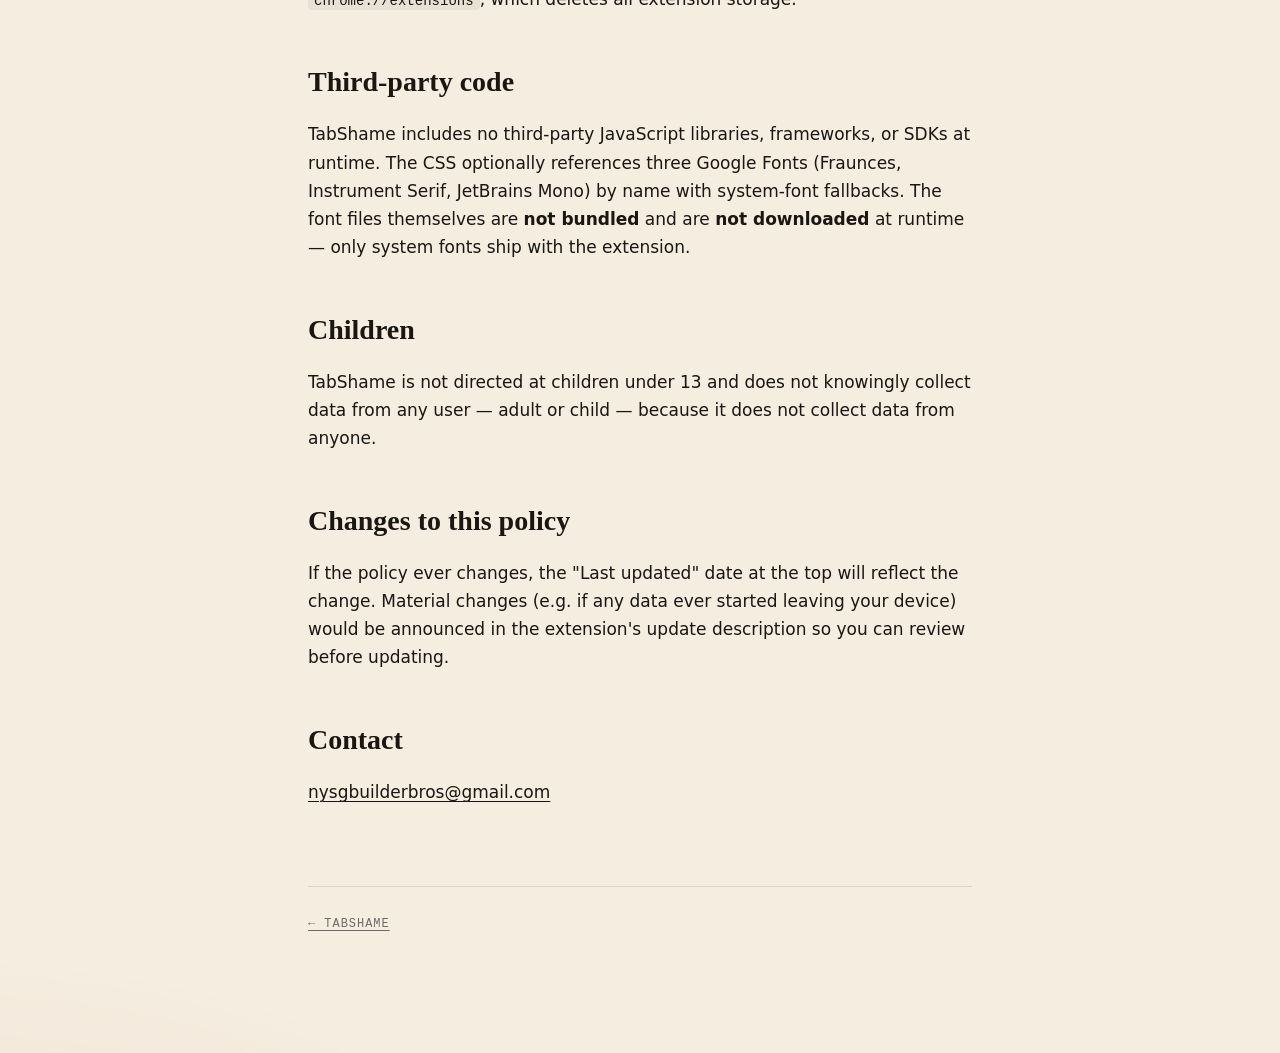
<file: website/privacy.html>
<!doctype html>
<html lang="en">
  <head>
    <meta charset="utf-8" />
    <meta name="viewport" content="width=device-width, initial-scale=1" />
    <title>Privacy Policy · TabShame</title>
    <meta
      name="description"
      content="TabShame does not collect, store, transmit, or sell any user data. Everything runs locally on your device."
    />
    <link rel="stylesheet" href="style.css" />
    <style>
      /* Privacy is a content page — center a single column, generous
         line-height, ditch the home-page hero scaffolding. */
      .privacy-shell {
        max-width: 720px;
        margin: 0 auto;
        padding: 96px 28px 120px;
      }
      .privacy-shell h1 {
        font-family: var(--font-serif, "Fraunces", Georgia, serif);
        font-weight: 900;
        font-size: clamp(40px, 5vw, 64px);
        line-height: 1.05;
        margin: 0 0 8px;
      }
      .privacy-meta {
        font-family: var(--font-mono, "JetBrains Mono", monospace);
        font-size: 13px;
        letter-spacing: 0.08em;
        text-transform: uppercase;
        color: rgba(0, 0, 0, 0.55);
        margin-bottom: 56px;
      }
      .privacy-shell h2 {
        font-family: var(--font-serif, "Fraunces", Georgia, serif);
        font-weight: 700;
        font-size: clamp(22px, 2.5vw, 28px);
        margin: 48px 0 12px;
      }
      .privacy-shell p,
      .privacy-shell li {
        font-size: 17px;
        line-height: 1.65;
        color: #1a1612;
      }
      .privacy-shell ul {
        padding-left: 22px;
      }
      .privacy-shell ul li {
        margin-bottom: 8px;
      }
      .privacy-shell strong {
        font-weight: 600;
      }
      .privacy-shell code {
        font-family: var(--font-mono, "JetBrains Mono", monospace);
        font-size: 14px;
        background: rgba(0, 0, 0, 0.05);
        padding: 1px 6px;
        border-radius: 4px;
      }
      .privacy-footer {
        margin-top: 80px;
        padding-top: 28px;
        border-top: 1px solid rgba(0, 0, 0, 0.1);
        font-family: var(--font-mono, "JetBrains Mono", monospace);
        font-size: 12px;
        letter-spacing: 0.08em;
        text-transform: uppercase;
        color: rgba(0, 0, 0, 0.55);
      }
      .privacy-footer a {
        color: inherit;
      }
    </style>
  </head>
  <body>
    <main class="privacy-shell">
      <h1>Privacy Policy</h1>
      <div class="privacy-meta">Last updated: June 2, 2026</div>

      <p>
        <strong
          >TabShame does not collect, store, transmit, or sell any user
          data.</strong
        >
      </p>

      <p>Every operation in this extension runs locally on your device:</p>

      <ul>
        <li>
          <strong>Tab metadata</strong> (URLs, titles, count, age) is read
          locally via Chrome's <code>chrome.tabs</code> API and used only to
          compute your archetype.
        </li>
        <li>
          <strong>Your archetype</strong> is calculated locally by JavaScript
          bundled inside the extension. The decision tree never leaves your
          browser.
        </li>
        <li>
          <strong>Share cards</strong> (PNG images) are rendered locally with
          the Canvas API and downloaded directly to your device.
        </li>
        <li>
          <strong>Settings and snapshots</strong> are stored in
          <code>chrome.storage.local</code>, which lives on your device and is
          never synced to any server we control.
        </li>
      </ul>

      <p>
        We use <strong>no analytics, no tracking pixels, no cookies, no
        remote servers, no third-party SDKs</strong>. There is no telemetry,
        no usage reporting, no crash collector, no advertising network.
      </p>

      <h2>What we don't see</h2>
      <ul>
        <li>We don't see the URLs of your tabs.</li>
        <li>We don't see the contents of any web page.</li>
        <li>We don't see your browsing history, bookmarks, downloads, or saved passwords.</li>
        <li>
          We don't see your IP address — the extension makes no outbound
          network requests of any kind.
        </li>
      </ul>

      <h2>Optional permissions</h2>
      <p>
        TabShame ships with two optional permissions (<code>topSites</code>,
        <code>bookmarks</code>) that you can grant or revoke at any time from
        the new-tab page or <code>chrome://extensions</code>. They are
        <strong>opt-in only</strong> — never auto-granted. When granted, the
        corresponding data (most-visited sites; bookmark bar) is read locally
        and rendered as shortcut tiles on the new tab page. It is never read
        by, transmitted to, or stored anywhere outside your browser.
      </p>

      <h2>Data retention</h2>
      <p>TabShame keeps a small amount of state in <code>chrome.storage.local</code>:</p>
      <ul>
        <li>The current tab archetype (a short string id).</li>
        <li>
          A rolling per-day snapshot of your tab count, archetype, and
          duplicate count — used to power future "year-in-review" features.
        </li>
        <li>Your preferences (auto-group toggle, new-tab mode).</li>
      </ul>
      <p>
        You can wipe this entirely at any time by removing TabShame from
        <code>chrome://extensions</code>, which deletes all extension storage.
      </p>

      <h2>Third-party code</h2>
      <p>
        TabShame includes no third-party JavaScript libraries, frameworks, or
        SDKs at runtime. The CSS optionally references three Google Fonts
        (Fraunces, Instrument Serif, JetBrains Mono) by name with system-font
        fallbacks. The font files themselves are <strong>not bundled</strong>
        and are <strong>not downloaded</strong> at runtime — only system
        fonts ship with the extension.
      </p>

      <h2>Children</h2>
      <p>
        TabShame is not directed at children under 13 and does not knowingly
        collect data from any user — adult or child — because it does not
        collect data from anyone.
      </p>

      <h2>Changes to this policy</h2>
      <p>
        If the policy ever changes, the "Last updated" date at the top will
        reflect the change. Material changes (e.g. if any data ever started
        leaving your device) would be announced in the extension's update
        description so you can review before updating.
      </p>

      <h2>Contact</h2>
      <p>
        <a href="mailto:nysgbuilderbros@gmail.com">nysgbuilderbros@gmail.com</a>
      </p>

      <div class="privacy-footer">
        <a href="/">← TabShame</a>
      </div>
    </main>
  </body>
</html>
</file>
<file: style.css>
/* ════════════════════════════════════════════════════════════════════════
   TabShame website — design system + cinematic chapter scaffolding
   ──────────────────────────────────────────────────────────────────────
   Spirit (not literal copy) of an Apple product page:
     • Big editorial typography
     • Pinned-on-scroll chapters that morph as you progress
     • Reveal-on-scroll for every block (Intersection Observer)
     • A single accent palette (peach + lavender on paper)
     • One sticky install pill at the top
   ══════════════════════════════════════════════════════════════════════ */

:root {
  --ink: #1a1612;
  --ink-soft: rgba(26, 22, 18, 0.6);
  --ink-faint: rgba(26, 22, 18, 0.35);
  --ink-ghost: rgba(26, 22, 18, 0.12);
  --paper: #f4ede0;
  --paper-rich: #f7f0e3;
  --peach: #ff8966;
  --lavender: #b8a4ff;
  --shame: #e63946;

  --font-serif: "Fraunces", "Instrument Serif", Georgia, serif;
  --font-italic: "Instrument Serif", "Fraunces", Georgia, serif;
  --font-mono: "JetBrains Mono", ui-monospace, "SF Mono", Menlo, monospace;
  --font-sans: system-ui, -apple-system, "Segoe UI", sans-serif;

  --max-w: 1080px;
  --max-w-narrow: 760px;

  --ease: cubic-bezier(.22, .61, .36, 1);
  --ease-out: cubic-bezier(.16, 1, .3, 1);
}

* { box-sizing: border-box; }

html { scroll-behavior: smooth; }

html, body {
  margin: 0;
  padding: 0;
  background: var(--paper);
  color: var(--ink);
  font-family: var(--font-sans);
  font-size: 16px;
  line-height: 1.5;
  -webkit-font-smoothing: antialiased;
  /* DO NOT add overflow-x: hidden here — it creates a scroll context that
     breaks `position: sticky` on chapter descendants. The marquee has its
     own overflow:hidden; rely on max-width on chapter-inner for horizontal
     containment instead. */
}

body {
  background:
    radial-gradient(1400px 700px at 85% -10%, rgba(184, 164, 255, 0.18), transparent 60%),
    radial-gradient(1100px 600px at -5% 110%, rgba(255, 137, 102, 0.14), transparent 60%),
    var(--paper);
  min-height: 100vh;
}

a {
  color: var(--ink);
  text-decoration-thickness: 1px;
  text-underline-offset: 3px;
  transition: color 0.15s ease;
}
a:hover { color: var(--peach); }

img, canvas, video { max-width: 100%; display: block; }

::selection { background: var(--peach); color: var(--paper); }

/* ── Sticky topbar ────────────────────────────────────────────────────── */
.topbar {
  position: fixed;
  top: 0; left: 0; right: 0;
  z-index: 100;
  display: flex;
  justify-content: space-between;
  align-items: center;
  padding: 16px 28px;
  font-family: var(--font-mono);
  font-size: 11px;
  font-weight: 600;
  letter-spacing: 0.14em;
  text-transform: uppercase;
  color: var(--ink-soft);
  background: rgba(244, 237, 224, 0.85);
  backdrop-filter: saturate(180%) blur(14px);
  -webkit-backdrop-filter: saturate(180%) blur(14px);
  border-bottom: 1px solid transparent;
  transform: translateY(-100%);
  transition: transform 0.4s var(--ease-out), border-color 0.3s ease;
}
.topbar.is-visible {
  transform: translateY(0);
  border-bottom-color: var(--ink-ghost);
}

.topbar-brand {
  color: var(--ink);
  text-decoration: none;
}
.topbar-brand:hover { color: var(--peach); }

.topbar-right {
  display: flex;
  align-items: center;
  gap: 18px;
}
.topbar-right a { text-decoration: none; color: var(--ink-soft); }
.topbar-right a:hover { color: var(--ink); }

.topbar-cta {
  color: var(--ink) !important;
  background: var(--ink);
  color: var(--paper) !important;
  padding: 8px 14px;
  border-radius: 999px;
  font-weight: 600;
}
.topbar-cta:hover { color: var(--paper) !important; background: var(--peach); }

/* ── Chapter primitive ────────────────────────────────────────────────── */
/* NOTE: overflow MUST stay `visible` (default) here. `overflow: hidden`
   on an ancestor of `position: sticky` breaks sticky behavior — the
   pinned-stage stops sticking to the viewport and stays at its natural
   document position. If you need to clip a chapter's content, do it
   inside the chapter (e.g. on the marquee strip), not on .chapter. */
.chapter {
  position: relative;
  width: 100%;
}

.chapter-inner {
  width: 100%;
  max-width: var(--max-w);
  margin: 0 auto;
  padding: 140px 32px;
}

.chapter-eyebrow {
  font-family: var(--font-mono);
  font-size: 11px;
  font-weight: 600;
  letter-spacing: 0.18em;
  text-transform: uppercase;
  color: var(--peach);
  margin: 0 0 16px;
}

.chapter-title {
  font-family: var(--font-serif);
  font-weight: 900;
  font-size: clamp(40px, 6.5vw, 84px);
  line-height: 0.96;
  letter-spacing: -0.025em;
  margin: 0 0 24px;
  max-width: 12em;
}
.chapter-title em {
  font-family: var(--font-italic);
  font-style: italic;
  font-weight: 400;
  color: var(--peach);
}

.chapter-title-huge {
  font-size: clamp(64px, 12vw, 160px);
  letter-spacing: -0.035em;
}

.chapter-sub {
  font-family: var(--font-italic);
  font-style: italic;
  font-size: clamp(18px, 1.9vw, 22px);
  line-height: 1.45;
  color: var(--ink-soft);
  max-width: 620px;
  margin: 0 0 56px;
}

.chapter-cta {
  margin-top: 48px;
  font-family: var(--font-mono);
  font-size: 13px;
  font-weight: 600;
  letter-spacing: 0.08em;
  text-transform: uppercase;
}
.chapter-cta a { text-decoration: none; color: var(--ink); }
.chapter-cta a:hover { color: var(--peach); }
.link-arrow { display: inline-flex; align-items: center; gap: 6px; }

/* ── Hero chapter ─────────────────────────────────────────────────────── */
/* Bottom padding reserves space for the absolute-positioned marquee
   strip so hero content never collides with it on viewports as short as
   720px. */
.chapter-hero {
  min-height: 100vh;
  display: flex;
  flex-direction: column;
  justify-content: center;
  position: relative;
  padding: 100px 32px 160px;
}

.hero-content {
  width: 100%;
  /* Wider than the default --max-w (1080) so the two-line headline reads
     as a single dramatic statement instead of forced narrow lines. */
  max-width: 1320px;
  margin: 0 auto;
}

.hero-eyebrow {
  font-family: var(--font-italic);
  font-style: italic;
  font-size: clamp(16px, 1.6vw, 20px);
  color: var(--ink-soft);
  margin: 0 0 20px;
}

.hero-title {
  font-family: var(--font-serif);
  font-weight: 900;
  font-size: clamp(52px, 8vw, 124px);
  line-height: 0.96;
  letter-spacing: -0.035em;
  color: var(--ink);
  margin: 0 0 28px;
}
/* Direct child spans are full lines (block); the <em> emphasis stays
   INLINE inside its parent line so "tabs say about you." reads naturally
   with peach italics on just the two emphasized words. */
.hero-title > span {
  display: block;
}
.hero-title em {
  font-family: var(--font-italic);
  font-style: italic;
  font-weight: 400;
  color: var(--peach);
}

.hero-sub {
  font-family: var(--font-italic);
  font-style: italic;
  font-size: clamp(18px, 2vw, 22px);
  line-height: 1.4;
  color: var(--ink-soft);
  max-width: 720px;
  margin: 0 0 36px;
}

.hero-actions {
  display: flex;
  gap: 12px;
  flex-wrap: wrap;
  align-items: center;
}

/* Marquee strip at the bottom of the hero */
.marquee {
  position: absolute;
  bottom: 80px;
  left: 0; right: 0;
  overflow: hidden;
  border-top: 1px solid var(--ink-ghost);
  border-bottom: 1px solid var(--ink-ghost);
  padding: 18px 0;
  background: rgba(255, 255, 255, 0.3);
  -webkit-mask-image: linear-gradient(to right, transparent, black 8%, black 92%, transparent);
          mask-image: linear-gradient(to right, transparent, black 8%, black 92%, transparent);
}
.marquee-track {
  display: inline-flex;
  white-space: nowrap;
  gap: 32px;
  animation: marquee 38s linear infinite;
  font-family: var(--font-serif);
  font-weight: 700;
  font-size: 18px;
  color: var(--ink);
  padding-left: 32px;
}
.marquee-track span { font-style: italic; }
.marquee:hover .marquee-track { animation-play-state: paused; }

@keyframes marquee {
  from { transform: translateX(0); }
  to   { transform: translateX(-50%); }
}

/* Scroll cue */
.scroll-cue {
  position: absolute;
  bottom: 24px;
  left: 50%;
  transform: translateX(-50%);
  font-family: var(--font-mono);
  font-size: 10px;
  font-weight: 600;
  letter-spacing: 0.2em;
  text-transform: uppercase;
  color: var(--ink-faint);
  display: flex;
  flex-direction: column;
  align-items: center;
  gap: 6px;
}
.scroll-cue-arrow {
  font-size: 16px;
  animation: bounce 1.8s var(--ease) infinite;
}
@keyframes bounce {
  0%, 100% { transform: translateY(0); opacity: 0.4; }
  50%      { transform: translateY(6px); opacity: 1; }
}

/* ── Pinned chapter primitive ─────────────────────────────────────────── */
/* A pinned chapter has two parts:
   - .pinned-stage : position: sticky, holds the visual that stays put
   - .pinned-spacer: pure scroll height; longer = chapter lasts longer
   The stage is `top: 0` (sticks to the very top of viewport) AND
   `align-items: center` flex (centers the content vertically inside
   the 100vh box). The sticky topbar floats over the very top ~50px
   with a backdrop-blur, so the centered content has natural breathing
   room from it without needing an explicit top inset. */
.pinned-stage {
  position: sticky;
  top: 0;
  height: 100vh;
  display: flex;
  align-items: center;
  justify-content: center;
  padding-top: 56px; /* keep top eyebrow text clear of the sticky topbar */
}

.pinned-spacer { width: 100%; pointer-events: none; }

/* ── Chapter 1: Numbers stage ─────────────────────────────────────────── */
.chapter-numbers {
  background:
    radial-gradient(900px 500px at 50% 60%, rgba(184, 164, 255, 0.16), transparent 60%),
    var(--paper);
}

.numbers-stage {
  text-align: center;
  padding: 0 32px;
}

.numbers-eyebrow {
  font-family: var(--font-mono);
  font-size: 12px;
  font-weight: 600;
  letter-spacing: 0.24em;
  color: var(--peach);
  margin-bottom: 28px;
}

.numbers-big {
  font-family: var(--font-serif);
  font-weight: 900;
  font-size: clamp(160px, 26vw, 360px);
  line-height: 0.85;
  letter-spacing: -0.05em;
  color: var(--ink);
  font-variant-numeric: tabular-nums;
  transition: color 0.6s ease;
}
.chapter-numbers[data-stage="2"] .numbers-big { color: var(--peach); }
.chapter-numbers[data-stage="3"] .numbers-big { color: var(--shame); }

.numbers-label {
  font-family: var(--font-mono);
  font-size: 14px;
  font-weight: 600;
  letter-spacing: 0.16em;
  text-transform: uppercase;
  color: var(--ink-soft);
  margin-top: 8px;
}

.numbers-caption {
  font-family: var(--font-italic);
  font-style: italic;
  font-size: clamp(22px, 3vw, 36px);
  color: var(--ink);
  margin-top: 40px;
  min-height: 1.5em;
  transition: opacity 0.4s ease;
}

/* ── Chapter 2: Diagnosis (browser simulator) ────────────────────────── */
.chapter-diagnosis {
  background:
    radial-gradient(900px 500px at 20% 30%, rgba(255, 137, 102, 0.15), transparent 60%),
    var(--paper);
}

.diagnosis-stage {
  width: 100%;
  max-width: 1000px;
  padding: 0 32px;
  display: flex;
  flex-direction: column;
  align-items: center;
  gap: 32px;
}

.diagnosis-headline {
  font-family: var(--font-serif);
  font-weight: 800;
  font-size: clamp(28px, 4vw, 48px);
  letter-spacing: -0.02em;
  line-height: 1.05;
  text-align: center;
  color: var(--ink);
  max-width: 18em;
  min-height: 1.2em;
  transition: opacity 0.4s ease;
}
.diagnosis-headline em {
  font-family: var(--font-italic);
  font-style: italic;
  font-weight: 400;
  color: var(--peach);
}

/* Mock Chrome window */
.browser {
  width: 100%;
  max-width: 760px;
  background: white;
  border-radius: 14px;
  box-shadow:
    0 1px 0 rgba(26, 22, 18, 0.06),
    0 30px 80px rgba(26, 22, 18, 0.18);
  overflow: hidden;
  font-family: var(--font-sans);
}

.browser-chrome {
  background: #ebe2d2;
  padding: 10px 12px 0;
  display: flex;
  align-items: flex-end;
  gap: 10px;
  min-height: 44px;
}

.browser-traffic {
  display: flex;
  gap: 6px;
  flex-shrink: 0;
  align-self: center;
  order: 0; /* always first, then pill, then tabs */
}
.browser-traffic span {
  width: 11px; height: 11px;
  border-radius: 50%;
  background: #ddd2c0;
}
.browser-traffic span:nth-child(1) { background: #ff5f57; }
.browser-traffic span:nth-child(2) { background: #febc2e; }
.browser-traffic span:nth-child(3) { background: #28c840; }

/* Tab strip — a flex row that we append to dynamically. Single line;
   tabs SHRINK rather than wrap so the strip always looks like a real
   browser. */
.browser-tabs {
  display: flex;
  gap: 4px;
  align-items: flex-end;
  flex: 1;
  min-width: 0; /* required so flex children can shrink past their content */
  min-height: 30px;
  order: 2;
  overflow: hidden;
}

.browser-tab {
  display: flex;
  align-items: center;
  gap: 6px;
  background: rgba(255, 255, 255, 0.7);
  border-radius: 8px 8px 0 0;
  padding: 6px 10px;
  font-size: 11px;
  color: var(--ink);
  flex: 1 1 0;
  min-width: 32px;
  max-width: 130px;
  white-space: nowrap;
  overflow: hidden;
  text-overflow: ellipsis;
  transform-origin: bottom center;
  animation: tabPop 0.32s var(--ease-out);
}
.browser-tab-fav {
  width: 12px; height: 12px;
  border-radius: 3px;
  background: var(--lavender);
  flex-shrink: 0;
}
.browser-tab-title { overflow: hidden; text-overflow: ellipsis; }

@keyframes tabPop {
  from { transform: translateY(8px) scale(0.92); opacity: 0; }
  to   { transform: translateY(0)   scale(1);    opacity: 1; }
}

/* Persona pill (Chrome tab-group label) — appears when threshold hit.
   Sits AFTER the traffic lights and BEFORE the tab strip. */
.browser-pill {
  display: inline-flex;
  align-items: center;
  gap: 6px;
  background: #b8e2f5;
  color: var(--ink);
  border-radius: 8px;
  padding: 5px 10px;
  font-size: 11px;
  font-weight: 600;
  flex-shrink: 0;
  align-self: center;
  order: 1;
  animation: pillIn 0.55s var(--ease-out);
}
.browser-pill[hidden] { display: none; }
.browser-pill-emoji { font-size: 14px; }

@keyframes pillIn {
  from { transform: scale(0.6); opacity: 0; }
  60%  { transform: scale(1.05); }
  to   { transform: scale(1); opacity: 1; }
}

.browser-address {
  display: flex;
  align-items: center;
  gap: 10px;
  background: rgba(255, 255, 255, 0.9);
  padding: 10px 14px;
  margin: 6px 8px 8px;
  border-radius: 999px;
  font-family: var(--font-mono);
  font-size: 11px;
  color: var(--ink-soft);
}
.browser-address-fav { font-size: 10px; }
.browser-address-url { flex: 1; overflow: hidden; text-overflow: ellipsis; white-space: nowrap; }

.browser-body {
  background:
    linear-gradient(135deg, rgba(255, 137, 102, 0.07), rgba(184, 164, 255, 0.09)),
    white;
  min-height: 240px;
  padding: 36px 32px;
  display: flex;
  align-items: center;
  justify-content: center;
}

/* Reveal block inside the browser body — final persona moment */
.diagnosis-reveal {
  text-align: center;
  display: flex;
  flex-direction: column;
  align-items: center;
  gap: 14px;
  animation: revealIn 0.7s var(--ease-out);
}
.diagnosis-reveal[hidden] { display: none; }

.diagnosis-reveal-eyebrow {
  font-family: var(--font-mono);
  font-size: 10px;
  font-weight: 600;
  letter-spacing: 0.2em;
  color: var(--ink-faint);
}
.diagnosis-reveal-emoji { font-size: 40px; margin-right: 8px; }
.diagnosis-reveal-name {
  font-family: var(--font-serif);
  font-weight: 900;
  font-size: clamp(28px, 4vw, 40px);
  line-height: 1;
  display: flex; align-items: baseline; flex-wrap: wrap; justify-content: center;
}
.diagnosis-reveal-stats {
  font-family: var(--font-italic);
  font-style: italic;
  font-size: 16px;
  color: var(--ink-soft);
}
.diagnosis-reveal-roast {
  font-family: var(--font-italic);
  font-style: italic;
  font-size: 17px;
  line-height: 1.4;
  margin: 8px 0 14px;
  max-width: 24em;
  padding-left: 14px;
  border-left: 3px solid var(--peach);
  text-align: left;
}

@keyframes revealIn {
  from { transform: translateY(20px) scale(0.96); opacity: 0; }
  to   { transform: translateY(0)    scale(1);    opacity: 1; }
}

/* ── Chapter 3: Personas grid ─────────────────────────────────────────── */
.chapter-personas {
  background:
    radial-gradient(900px 500px at 80% 80%, rgba(184, 164, 255, 0.12), transparent 60%),
    var(--paper);
}

.persona-grid {
  display: grid;
  grid-template-columns: repeat(auto-fit, minmax(240px, 1fr));
  gap: 18px;
}

.persona-card {
  background: rgba(255, 255, 255, 0.65);
  border: 1px solid var(--ink-ghost);
  border-radius: 16px;
  padding: 24px;
  text-decoration: none;
  color: var(--ink);
  display: flex;
  flex-direction: column;
  gap: 10px;
  transition: transform 0.18s var(--ease), box-shadow 0.2s ease;
}
.persona-card:hover {
  transform: translateY(-4px);
  color: var(--ink);
  box-shadow: 0 16px 40px rgba(26, 22, 18, 0.1);
  border-color: rgba(26, 22, 18, 0.2);
}
.persona-emoji { font-size: 36px; line-height: 1; }
.persona-name {
  font-family: var(--font-serif);
  font-weight: 700;
  font-size: 20px;
  line-height: 1.15;
  letter-spacing: -0.01em;
}
.persona-recipe {
  font-family: var(--font-mono);
  font-size: 10px;
  font-weight: 500;
  letter-spacing: 0.08em;
  text-transform: uppercase;
  color: var(--ink-soft);
}

/* ── Chapter 4: Share triptych ────────────────────────────────────────── */
.chapter-share {
  background:
    radial-gradient(900px 500px at 20% 80%, rgba(255, 137, 102, 0.1), transparent 60%),
    var(--paper);
}

/* Triptych: three differently-shaped cards (16:9, 4:5, 9:16) but all at
   the SAME height. Flex-row with align-items:flex-end so figcaptions sit
   on the same baseline. Each card's width auto-scales from its aspect
   ratio + fixed height — natural social-media silhouettes preserved. */
.share-triptych {
  display: flex;
  gap: 32px;
  align-items: flex-end;
  justify-content: center;
  flex-wrap: wrap;
}

.share-card {
  margin: 0;
  display: flex;
  flex-direction: column;
  gap: 16px;
  align-items: center;
  flex: 0 0 auto;
}

.share-card-canvas {
  /* Equal-height "frame" — all three cards share this height. Width
     follows from each card's aspect-ratio. Sized so the combined widths
     (16:9 + 4:5 + 9:16 at the same height, + gaps) fit inside the
     chapter-inner max-width (1080px). At height=280:
       16:9 → 498   4:5 → 224   9:16 → 158   = 880 + gaps → fits. */
  height: clamp(220px, 19vw, 280px);
  background:
    linear-gradient(135deg, rgba(255, 137, 102, 0.14), rgba(184, 164, 255, 0.2)),
    var(--paper);
  border-radius: 14px;
  display: flex;
  flex-direction: column;
  justify-content: center;
  align-items: flex-start;
  gap: 12px;
  padding: clamp(16px, 2vw, 28px);
  box-shadow: 0 18px 50px rgba(26, 22, 18, 0.14);
  border: 1px solid var(--ink-ghost);
  transition: transform 0.2s var(--ease);
  text-align: left;
}
.share-card:hover .share-card-canvas { transform: translateY(-6px) rotate(-0.5deg); }

/* Aspect ratios drive width given the fixed height above. */
.share-card-twitter   { aspect-ratio: 16 / 9; }
.share-card-instagram { aspect-ratio: 4 / 5;  }
.share-card-story     { aspect-ratio: 9 / 16; }

/* On narrow viewports, cards stack vertically. Drop the height
   constraint so each card sizes naturally to its aspect ratio in a
   single-column layout. */
@media (max-width: 860px) {
  .share-card-canvas {
    height: auto;
    width: 100%;
    max-width: 360px;
  }
}

.share-card-emoji { font-size: 48px; line-height: 1; }
.share-card-name {
  font-family: var(--font-serif);
  font-weight: 900;
  font-size: 22px;
  line-height: 1.05;
}
.share-card-stat {
  font-family: var(--font-italic);
  font-style: italic;
  font-size: 13px;
  color: var(--ink-soft);
}

.share-card figcaption {
  display: flex;
  flex-direction: column;
  gap: 4px;
}
.share-card-format {
  font-family: var(--font-serif);
  font-weight: 700;
  font-size: 14px;
}
.share-card-spec {
  font-family: var(--font-mono);
  font-size: 10px;
  font-weight: 500;
  letter-spacing: 0.08em;
  color: var(--ink-soft);
}

/* ── Chapter 5: Privacy ───────────────────────────────────────────────── */
.chapter-privacy {
  background:
    radial-gradient(900px 500px at 50% 50%, rgba(184, 164, 255, 0.1), transparent 60%),
    var(--paper);
}

.privacy-split {
  display: grid;
  grid-template-columns: 1fr 1.2fr;
  gap: 56px;
  align-items: start;
}
@media (max-width: 860px) {
  .privacy-split { grid-template-columns: 1fr; gap: 32px; }
}

.privacy-bullets {
  list-style: none;
  padding: 0;
  margin: 0;
  display: flex;
  flex-direction: column;
  gap: 22px;
  font-family: var(--font-italic);
  font-style: italic;
  font-size: 18px;
  line-height: 1.5;
}
.privacy-bullets li {
  padding-left: 28px;
  position: relative;
}
.privacy-bullets li::before {
  content: "→";
  position: absolute;
  left: 0;
  font-family: var(--font-sans);
  font-style: normal;
  color: var(--peach);
  font-weight: 600;
}

/* Mock DevTools panel showing 0 requests */
.devtools-mock {
  background: #1d1d1d;
  border-radius: 12px;
  overflow: hidden;
  box-shadow: 0 20px 60px rgba(26, 22, 18, 0.25);
  font-family: var(--font-mono);
}
.devtools-tabbar {
  display: flex;
  gap: 18px;
  padding: 10px 16px;
  border-bottom: 1px solid rgba(255, 255, 255, 0.08);
  font-size: 11px;
  color: rgba(255, 255, 255, 0.5);
}
.devtools-tabbar .active {
  color: white;
  position: relative;
}
.devtools-tabbar .active::after {
  content: "";
  position: absolute;
  bottom: -10px; left: 0; right: 0;
  height: 2px;
  background: #4d9eff;
}
.devtools-body {
  background: #2a2a2a;
  color: rgba(255, 255, 255, 0.7);
  min-height: 220px;
}
.devtools-row {
  display: grid;
  grid-template-columns: 2fr 1fr 1fr;
  padding: 8px 16px;
  font-size: 11px;
  border-bottom: 1px solid rgba(255, 255, 255, 0.05);
}
.devtools-header { color: rgba(255, 255, 255, 0.5); font-size: 10px; text-transform: uppercase; letter-spacing: 0.08em; }
.devtools-empty {
  padding: 32px 16px;
  text-align: center;
  display: flex;
  flex-direction: column;
  gap: 6px;
}
.devtools-empty-num {
  font-family: var(--font-serif);
  font-weight: 900;
  font-size: 72px;
  color: white;
  line-height: 1;
}
.devtools-empty-label {
  font-size: 12px;
  color: rgba(255, 255, 255, 0.7);
  letter-spacing: 0.06em;
}
.devtools-empty-sub {
  font-size: 10px;
  color: rgba(255, 255, 255, 0.35);
  margin-top: 4px;
}

/* ── Chapter 6: Install ───────────────────────────────────────────────── */
.chapter-install {
  background:
    linear-gradient(135deg, rgba(255, 137, 102, 0.22), rgba(184, 164, 255, 0.28)),
    var(--paper);
  min-height: 100vh;
  display: flex;
  align-items: center;
  padding: 120px 32px;
}
.install-stage {
  width: 100%;
  max-width: var(--max-w-narrow);
  margin: 0 auto;
  text-align: center;
}
.install-title {
  font-family: var(--font-serif);
  font-weight: 900;
  font-size: clamp(56px, 10vw, 128px);
  line-height: 0.96;
  letter-spacing: -0.035em;
  margin: 0 0 28px;
}
.install-title em {
  font-family: var(--font-italic);
  font-style: italic;
  font-weight: 400;
  color: var(--peach);
}
.install-sub {
  font-family: var(--font-italic);
  font-style: italic;
  font-size: clamp(20px, 2.2vw, 26px);
  line-height: 1.4;
  color: var(--ink-soft);
  margin: 0 0 40px;
}
.install-actions { display: flex; justify-content: center; }
.install-meta {
  margin-top: 32px;
  font-family: var(--font-mono);
  font-size: 11px;
  font-weight: 500;
  letter-spacing: 0.12em;
  text-transform: uppercase;
  color: var(--ink-faint);
}

/* ── Buttons ──────────────────────────────────────────────────────────── */
.btn {
  font-family: var(--font-mono);
  font-size: 13px;
  font-weight: 600;
  letter-spacing: 0.08em;
  text-transform: uppercase;
  padding: 14px 22px;
  border-radius: 999px;
  border: none;
  cursor: pointer;
  text-decoration: none;
  display: inline-block;
  transition: transform 0.08s ease, box-shadow 0.18s ease, background 0.18s ease;
}
.btn:active { transform: translateY(1px); }

.btn-primary {
  background: var(--ink);
  color: var(--paper);
  box-shadow: 0 6px 18px rgba(26, 22, 18, 0.22);
}
.btn-primary:hover { color: var(--paper); background: #2b251e; box-shadow: 0 10px 28px rgba(26, 22, 18, 0.3); }

.btn-secondary {
  background: transparent;
  color: var(--ink);
  border: 1px solid rgba(26, 22, 18, 0.25);
}
.btn-secondary:hover { border-color: var(--ink); color: var(--ink); }

.btn-large {
  font-size: 14px;
  padding: 18px 32px;
}

/* ── Footer ───────────────────────────────────────────────────────────── */
.footer {
  border-top: 1px solid var(--ink-ghost);
  padding: 36px 32px;
  max-width: var(--max-w);
  margin: 0 auto;
  display: flex;
  justify-content: space-between;
  font-family: var(--font-mono);
  font-size: 10px;
  letter-spacing: 0.12em;
  text-transform: uppercase;
  color: var(--ink-faint);
  gap: 16px;
  flex-wrap: wrap;
}
.footer a { text-decoration: none; color: var(--ink-faint); }
.footer a:hover { color: var(--ink-soft); }

/* ── Welcome-page specifics ───────────────────────────────────────────── */
/* A quote block matching the extension's roast-line styling (peach left
   border, italic serif). Used on the "what is this?" section. */
.welcome-quote {
  margin: 0;
  padding-left: 18px;
  border-left: 3px solid var(--peach);
  font-family: var(--font-italic);
  font-style: italic;
  font-size: clamp(18px, 2.2vw, 22px);
  line-height: 1.5;
  color: var(--ink);
  max-width: 720px;
}
.welcome-quote p { margin: 0 0 18px; }
.welcome-quote p:last-child { margin-bottom: 0; }

/* Soft italic tagline that sits after a section's main content as a
   throwaway one-liner (mirrors the extension's tone). */
.pin-footer {
  margin-top: 28px;
  font-family: var(--font-italic);
  font-style: italic;
  font-size: 17px;
  color: var(--ink-soft);
  text-align: center;
}

/* ── Reveal-on-scroll primitive ───────────────────────────────────────── */
/* Any element with .reveal starts invisible+offset; the IntersectionObserver
   in script.js flips .is-visible when it enters viewport. data-delay is in
   milliseconds and applied via style attribute. */
.reveal {
  opacity: 0;
  transform: translateY(28px);
  transition: opacity 0.7s var(--ease-out), transform 0.7s var(--ease-out);
  will-change: opacity, transform;
}
.reveal[data-reveal="up"].is-visible {
  opacity: 1;
  transform: translateY(0);
}
.reveal[data-reveal="left"] { transform: translateX(28px); }
.reveal[data-reveal="left"].is-visible { transform: translateX(0); opacity: 1; }

/* Reduced motion — kill animations + reveals */
@media (prefers-reduced-motion: reduce) {
  *, *::before, *::after {
    animation-duration: 0.01ms !important;
    animation-iteration-count: 1 !important;
    transition-duration: 0.01ms !important;
  }
  .reveal { opacity: 1 !important; transform: none !important; }
  .marquee-track { animation: none !important; }
  .scroll-cue-arrow { animation: none !important; }
}

/* ── Small screens ────────────────────────────────────────────────────── */
@media (max-width: 640px) {
  .topbar { padding: 12px 18px; }
  .topbar-right { gap: 14px; }
  .topbar-right a:not(.topbar-cta) { display: none; } /* hide nav links, keep CTA */
  .chapter-inner { padding: 80px 22px; }
  .chapter-hero { padding: 100px 22px 0; }
  .marquee { bottom: 60px; padding: 14px 0; }
  .marquee-track { font-size: 15px; gap: 24px; }
  .footer { flex-direction: column; align-items: flex-start; padding: 28px 22px; }
}
</file>
<file: lib/fonts.css>
/*
 * lib/fonts.css
 *
 * Shared @font-face declarations for every TabShame surface (popup,
 * newtab, report, tabfinder). Imported via <link rel="stylesheet"> in
 * each surface's HTML — keeping the rules in one place so a font tweak
 * only has to happen once.
 *
 * Why this file exists:
 *   • We DO NOT bundle Fraunces / Instrument Serif / JetBrains Mono as
 *     woff2 files. The extension would be ~600 KB bigger and the woff2s
 *     would have to be added to web_accessible_resources, which Chrome
 *     reviewers flag.
 *   • Instead we declare each face with `src: local(...)` so the browser
 *     picks the font up if the user happens to have it installed
 *     locally, but never makes a network request.
 *   • `font-display: swap` means the browser paints with the system
 *     fallback first (no FOIT) and swaps to the real face once it's
 *     resolved — eliminating the blank-text flash.
 *   • The `size-adjust` / `ascent-override` / `descent-override` /
 *     `line-gap-override` metrics align the system fallback's glyph
 *     box with the real face's, so when the swap fires the surrounding
 *     layout doesn't reflow. The values below were measured against
 *     Fraunces Black (weight 900) and JetBrains Mono Bold (weight 600)
 *     vs. Georgia and Menlo respectively on macOS.
 *
 * If you ever DO bundle the woff2 files, swap each `local()` line for
 * `url("../assets/fonts/Fraunces-Black.woff2") format("woff2")` and
 * add the file to web_accessible_resources.
 */

@font-face {
  font-family: "Fraunces";
  src: local("Fraunces Black"), local("Fraunces-Black"), local("Fraunces");
  font-weight: 700 900;
  font-style: normal;
  font-display: swap;
  size-adjust: 102%;
  ascent-override: 95%;
  descent-override: 22%;
  line-gap-override: 0%;
}

@font-face {
  font-family: "Instrument Serif";
  src: local("Instrument Serif"), local("InstrumentSerif-Regular"),
       local("Instrument Serif Italic"), local("InstrumentSerif-Italic");
  font-weight: 400;
  font-style: italic;
  font-display: swap;
  size-adjust: 99%;
  ascent-override: 92%;
  descent-override: 24%;
  line-gap-override: 0%;
}

@font-face {
  font-family: "JetBrains Mono";
  src: local("JetBrainsMono-SemiBold"), local("JetBrains Mono SemiBold"),
       local("JetBrains Mono"), local("JetBrainsMono-Regular");
  font-weight: 500 700;
  font-style: normal;
  font-display: swap;
  size-adjust: 104%;
  ascent-override: 88%;
  descent-override: 22%;
  line-gap-override: 0%;
}
</file>
<file: tabfinder.css>
/* ════════════════════════════════════════════════════════════════════════
   Tab Finder — full-bleed grid of every open tab.
   Trigger: popup "Find a tab" button (or Cmd+Shift+F via commands).
   Goal: type to filter; ↑↓ + Enter to switch; one click otherwise.
   ══════════════════════════════════════════════════════════════════════ */
:root {
  --ink: #1a1612;
  --ink-soft: rgba(26, 22, 18, 0.6);
  --ink-faint: rgba(26, 22, 18, 0.35);
  --ink-ghost: rgba(26, 22, 18, 0.1);
  --paper: #f4ede0;
  --paper-warm: #ede4d3;
  --paper-elev: rgba(255, 255, 255, 0.6);
  --paper-elev-hover: rgba(255, 255, 255, 0.95);
  --paper-elev-soft: rgba(255, 255, 255, 0.5);
  --topbar-bg: rgba(244, 237, 224, 0.96);
  --footer-bg: rgba(244, 237, 224, 0.94);
  --kbd-bg: rgba(26, 22, 18, 0.08);
  --close-bg: rgba(26, 22, 18, 0.06);
  --peach: #ff8966;
  --lavender: #b8a4ff;
  --shame: #e63946;

  --font-serif: "Fraunces", "Instrument Serif", Georgia, serif;
  --font-italic: "Instrument Serif", Georgia, serif;
  --font-mono: "JetBrains Mono", ui-monospace, "SF Mono", Menlo, monospace;
  --font-sans: system-ui, -apple-system, "Segoe UI", sans-serif;
}

@media (prefers-color-scheme: dark) {
  :root {
    --ink: #f0e6d4;
    --ink-soft: rgba(240, 230, 212, 0.7);
    --ink-faint: rgba(240, 230, 212, 0.42);
    --ink-ghost: rgba(240, 230, 212, 0.14);
    --paper: #1c1612;
    --paper-warm: #221c17;
    --paper-elev: rgba(255, 255, 255, 0.06);
    --paper-elev-hover: rgba(255, 255, 255, 0.11);
    --paper-elev-soft: rgba(255, 255, 255, 0.04);
    --topbar-bg: rgba(28, 22, 18, 0.94);
    --footer-bg: rgba(28, 22, 18, 0.94);
    --kbd-bg: rgba(255, 255, 255, 0.08);
    --close-bg: rgba(255, 255, 255, 0.06);
    --peach: #ff9a7a;
    --lavender: #c2b1ff;
    --shame: #f06876;
  }
}

* { box-sizing: border-box; }

html, body {
  margin: 0;
  padding: 0;
  background:
    radial-gradient(1200px 600px at 85% -10%, rgba(184, 164, 255, 0.16), transparent 60%),
    radial-gradient(900px 500px at -5% 110%, rgba(255, 137, 102, 0.12), transparent 60%),
    var(--paper);
  color: var(--ink);
  font-family: var(--font-sans);
  font-size: 14px;
  line-height: 1.45;
  -webkit-font-smoothing: antialiased;
  min-height: 100vh;
}

::selection { background: var(--peach); color: var(--paper); }

/* ── Topbar (sticky, holds title + search) ───────────────────────────── */
.topbar {
  position: sticky;
  top: 0;
  z-index: 10;
  background: var(--topbar-bg);
  backdrop-filter: saturate(180%) blur(14px);
  -webkit-backdrop-filter: saturate(180%) blur(14px);
  border-bottom: 1px solid var(--ink-ghost);
  padding: 16px 28px 12px;
}
.topbar-inner {
  display: flex;
  justify-content: space-between;
  align-items: center;
  max-width: 1240px;
  margin: 0 auto 14px;
}
.topbar-brand {
  font-family: var(--font-mono);
  font-size: 11px;
  font-weight: 600;
  letter-spacing: 0.14em;
  color: var(--ink-soft);
  display: flex; gap: 14px; align-items: center;
}
.topbar-mark { color: var(--ink); }
.topbar-section { color: var(--peach); }
.topbar-stats {
  font-family: var(--font-mono);
  font-size: 11px;
  font-weight: 500;
  letter-spacing: 0.1em;
  color: var(--ink-soft);
}

/* ── Search input ─────────────────────────────────────────────────────── */
.search-wrap {
  position: relative;
  max-width: 1240px;
  margin: 0 auto 12px;
}
.search-icon {
  position: absolute;
  left: 18px;
  top: 50%;
  transform: translateY(-50%);
  width: 18px;
  height: 18px;
  display: inline-flex;
  align-items: center;
  justify-content: center;
  color: var(--ink-soft);
  pointer-events: none;
}

.search-icon svg {
  width: 100%;
  height: 100%;
  display: block;
}
.search-input {
  width: 100%;
  background: var(--paper-elev);
  border: 1px solid var(--ink-ghost);
  border-radius: 14px;
  padding: 14px 48px 14px 50px;
  font-family: var(--font-sans);
  font-size: 16px;
  color: var(--ink);
  outline: none;
  transition: border-color 0.15s ease, box-shadow 0.15s ease;
}
.search-input::placeholder {
  color: var(--ink-faint);
  font-size: 14px;
}
.search-input:focus {
  border-color: var(--peach);
  box-shadow: 0 0 0 3px rgba(255, 137, 102, 0.2);
}
.search-clear {
  position: absolute;
  right: 14px;
  top: 50%;
  transform: translateY(-50%);
  background: var(--kbd-bg);
  border: none;
  border-radius: 50%;
  width: 26px;
  height: 26px;
  font-size: 18px;
  line-height: 1;
  color: var(--ink-soft);
  cursor: pointer;
  display: flex;
  align-items: center;
  justify-content: center;
  padding: 0;
}
.search-clear:hover { background: var(--ink-ghost); color: var(--ink); }

/* ── Filter chips (domains) ──────────────────────────────────────────── */
.filter-chips {
  max-width: 1240px;
  margin: 0 auto;
  display: flex;
  gap: 6px;
  flex-wrap: wrap;
  min-height: 28px;
}
.filter-chip {
  font-family: var(--font-mono);
  font-size: 10px;
  font-weight: 600;
  letter-spacing: 0.06em;
  text-transform: uppercase;
  padding: 4px 10px;
  border-radius: 999px;
  border: 1px solid var(--ink-ghost);
  background: var(--paper-elev-soft);
  color: var(--ink-soft);
  cursor: pointer;
  transition: background 0.12s, border-color 0.12s, color 0.12s;
}
.filter-chip:hover {
  background: var(--paper-elev-hover);
  color: var(--ink);
}
.filter-chip.is-active {
  background: var(--ink);
  color: var(--paper);
  border-color: var(--ink);
}
.filter-chip-count { opacity: 0.6; margin-left: 6px; }

/* ── Results layout ──────────────────────────────────────────────────── */
.results {
  max-width: 1240px;
  margin: 0 auto;
  padding: 20px 28px 100px;
  display: flex;
  flex-direction: column;
  gap: 24px;
}

/* A domain group: small header + tile grid */
.domain-group { display: flex; flex-direction: column; gap: 10px; }
.domain-group-header {
  font-family: var(--font-mono);
  font-size: 10px;
  font-weight: 600;
  letter-spacing: 0.14em;
  text-transform: uppercase;
  color: var(--ink-faint);
  display: flex;
  align-items: center;
  gap: 10px;
}
.domain-group-header::after {
  content: "";
  flex: 1;
  height: 1px;
  background: var(--ink-ghost);
}
.domain-group-name { color: var(--ink-soft); }
.domain-group-count { color: var(--ink-faint); }

.tab-grid {
  display: grid;
  grid-template-columns: repeat(auto-fill, minmax(280px, 1fr));
  gap: 10px;
}

/* ── Tab tile ────────────────────────────────────────────────────────── */
.tab-tile {
  position: relative;
  display: flex;
  align-items: flex-start;
  gap: 12px;
  padding: 14px 16px;
  background: var(--paper-elev);
  border: 1px solid var(--ink-ghost);
  border-radius: 12px;
  cursor: pointer;
  transition: transform 0.08s ease, box-shadow 0.15s ease, border-color 0.15s ease;
  text-align: left;
  min-height: 76px;
}
.tab-tile:hover {
  background: var(--paper-elev-hover);
  border-color: rgba(26, 22, 18, 0.2);
  box-shadow: 0 6px 18px var(--kbd-bg);
}
.tab-tile:focus-visible,
.tab-tile.is-focused {
  outline: none;
  border-color: var(--peach);
  box-shadow: 0 0 0 3px rgba(255, 137, 102, 0.25);
}

/* Fired when chrome.tabs.update returns no tab — usually the target tab
   has been closed between index-time and click-time. Pulse the row red
   so the user gets a clear "that tab is gone" signal before the row is
   removed on the next render. */
.tab-tile.tab-tile-gone {
  animation: tabGoneFlash 0.7s ease-out forwards;
  pointer-events: none;
}

@keyframes tabGoneFlash {
  0% { background: var(--paper-elev); }
  20% { background: var(--shame); color: var(--paper); }
  100% { background: var(--paper-elev); opacity: 0.2; transform: translateX(-4px); }
}

.tab-tile-fav {
  flex-shrink: 0;
  width: 26px;
  height: 26px;
  border-radius: 6px;
  background: var(--ink-ghost);
  display: flex;
  align-items: center;
  justify-content: center;
  font-family: var(--font-serif);
  font-weight: 700;
  font-size: 13px;
  color: var(--ink-soft);
  overflow: hidden;
  margin-top: 2px;
}
.tab-tile-fav img {
  width: 100%;
  height: 100%;
  object-fit: contain;
}

.tab-tile-body {
  flex: 1;
  min-width: 0;
  display: flex;
  flex-direction: column;
  gap: 4px;
}
.tab-tile-title {
  font-size: 13px;
  line-height: 1.35;
  color: var(--ink);
  font-weight: 500;
  display: -webkit-box;
  -webkit-line-clamp: 2;
  -webkit-box-orient: vertical;
  overflow: hidden;
  text-overflow: ellipsis;
  word-break: break-word;
}
.tab-tile-meta {
  font-family: var(--font-mono);
  font-size: 10px;
  font-weight: 500;
  letter-spacing: 0.04em;
  color: var(--ink-faint);
  display: flex;
  align-items: center;
  gap: 8px;
  min-width: 0;
}
.tab-tile-meta-host {
  overflow: hidden;
  text-overflow: ellipsis;
  white-space: nowrap;
  flex: 1;
  min-width: 0;
}
.tab-tile-badge {
  font-family: var(--font-mono);
  font-size: 9px;
  font-weight: 600;
  letter-spacing: 0.06em;
  padding: 1px 6px;
  border-radius: 999px;
  background: var(--close-bg);
  color: var(--ink-soft);
  flex-shrink: 0;
}
.tab-tile-badge.is-active { background: var(--peach); color: var(--paper); }
.tab-tile-badge.is-pinned { background: var(--lavender); color: var(--ink); }

.tab-tile-close {
  position: absolute;
  top: 8px;
  right: 8px;
  background: var(--close-bg);
  border: none;
  border-radius: 50%;
  width: 22px;
  height: 22px;
  font-size: 14px;
  line-height: 1;
  color: var(--ink-faint);
  cursor: pointer;
  opacity: 0;
  transition: opacity 0.12s ease, background 0.12s, color 0.12s;
}
.tab-tile:hover .tab-tile-close,
.tab-tile:focus-within .tab-tile-close {
  opacity: 1;
}
.tab-tile-close:hover {
  background: var(--shame);
  color: white;
}

/* ── Match highlighting in titles + URLs ─────────────────────────────── */
.match-hit {
  background: rgba(255, 137, 102, 0.25);
  color: var(--ink);
  border-radius: 3px;
  padding: 0 1px;
}

/* ── Empty state ─────────────────────────────────────────────────────── */
.empty-state {
  text-align: center;
  padding: 60px 24px;
  color: var(--ink-soft);
}
.empty-emoji { font-size: 48px; margin-bottom: 16px; }
.empty-title {
  font-family: var(--font-serif);
  font-weight: 700;
  font-size: 22px;
  color: var(--ink);
  margin-bottom: 6px;
}
.empty-sub { font-size: 14px; color: var(--ink-faint); }

/* ── Footerbar with key hints ────────────────────────────────────────── */
.footerbar {
  position: fixed;
  bottom: 0; left: 0; right: 0;
  display: flex;
  gap: 18px;
  align-items: center;
  padding: 10px 28px;
  font-family: var(--font-mono);
  font-size: 10px;
  font-weight: 500;
  letter-spacing: 0.08em;
  color: var(--ink-faint);
  background: var(--footer-bg);
  backdrop-filter: saturate(180%) blur(10px);
  -webkit-backdrop-filter: saturate(180%) blur(10px);
  border-top: 1px solid var(--ink-ghost);
}
.footerbar kbd {
  font-family: var(--font-mono);
  font-size: 10px;
  background: var(--kbd-bg);
  border: 1px solid var(--ink-ghost);
  border-bottom-width: 2px;
  border-radius: 4px;
  padding: 1px 6px;
  margin-right: 6px;
  color: var(--ink-soft);
}
.keyhint-spacer { flex: 1; }
.keyhint-meta { color: var(--ink-faint); }

/* Reduced motion */
@media (prefers-reduced-motion: reduce) {
  *, *::before, *::after { transition: none !important; }
}

/* Small screens */
@media (max-width: 640px) {
  .topbar { padding: 12px 16px 8px; }
  .results { padding: 16px 16px 100px; }
  .tab-grid { grid-template-columns: 1fr; }
  .footerbar { padding: 8px 14px; gap: 10px; font-size: 9px; }
  .footerbar .keyhint-meta { display: none; }
}
</file>
<file: newtab/newtab.css>
/*
 * newtab.css
 *
 * The override new-tab page. Two modes:
 *   - .mode-full → persona showcase centered on the page
 *   - .mode-lite → shortcuts-only (Recent + Bookmark), no persona content
 *
 * Mode is set by newtab.js on body load from settings.newTabMode.
 * The non-active mode's container is hidden via [hidden] / display:none
 * applied with attribute selectors so a flash of the wrong mode is avoided.
 */

:root {
  --ink: #1a1612;
  --ink-soft: rgba(26, 22, 18, 0.6);
  --ink-faint: rgba(26, 22, 18, 0.35);
  --ink-ghost: rgba(26, 22, 18, 0.1);
  --paper: #f4ede0;
  --paper-elev: rgba(255, 255, 255, 0.55);
  --paper-elev-hover: rgba(255, 255, 255, 0.85);
  --paper-elev-soft: rgba(255, 255, 255, 0.4);
  --bg-wash-peach: rgba(255, 137, 102, 0.14);
  --bg-wash-lavender: rgba(184, 164, 255, 0.18);
  --persona-card-bg-light: rgba(255, 137, 102, 0.05);
  --persona-card-bg-light2: rgba(184, 164, 255, 0.07);
  --peach: #ff8966;
  --lavender: #b8a4ff;
  --shame: #e63946;

  --font-serif: "Fraunces", "Instrument Serif", Georgia, serif;
  --font-italic: "Instrument Serif", "Fraunces", Georgia, serif;
  --font-mono: "JetBrains Mono", ui-monospace, "SF Mono", Menlo, monospace;
  --font-sans: system-ui, -apple-system, "Segoe UI", sans-serif;
}

/* Dark mode — follows OS preference. Inverts paper↔ink, mutes accents
   slightly. Hero / persona card lose their bright white-tile wash;
   raised surfaces use translucent light overlays on the dark paper. */
@media (prefers-color-scheme: dark) {
  :root {
    --ink: #f0e6d4;
    --ink-soft: rgba(240, 230, 212, 0.7);
    --ink-faint: rgba(240, 230, 212, 0.42);
    --ink-ghost: rgba(240, 230, 212, 0.14);
    --paper: #1c1612;
    --paper-elev: rgba(255, 255, 255, 0.06);
    --paper-elev-hover: rgba(255, 255, 255, 0.11);
    --paper-elev-soft: rgba(255, 255, 255, 0.04);
    --bg-wash-peach: rgba(255, 137, 102, 0.08);
    --bg-wash-lavender: rgba(184, 164, 255, 0.1);
    --persona-card-bg-light: rgba(255, 137, 102, 0.08);
    --persona-card-bg-light2: rgba(184, 164, 255, 0.1);
    --peach: #ff9a7a;
    --lavender: #c2b1ff;
    --shame: #f06876;
  }
}

* { box-sizing: border-box; }

html, body {
  margin: 0;
  padding: 0;
  height: 100%;
  background: var(--paper);
  color: var(--ink);
  font-family: var(--font-sans);
  overflow-x: hidden;
}

body {
  background:
    radial-gradient(1200px 600px at 80% -10%, rgba(184, 164, 255, 0.18), transparent 60%),
    radial-gradient(900px 500px at 0% 110%, rgba(255, 137, 102, 0.14), transparent 60%),
    var(--paper);
}

/* Lite mode = same single-column stack as full mode, just with the
   shortcut grids placed ABOVE the persona card. Both elements remain
   full-width (no two-column split — single alignment axis).
   The reorder is done via flex `order`; HTML stays in full-mode order
   so the markup reads naturally. */
body.mode-lite .topbar           { order: 0; }
body.mode-lite .shortcuts-column { order: 1; }
body.mode-lite .persona-column   { order: 2; }
body.mode-lite .stage-footer     { order: 3; }

/* Persona-column becomes a full-width card in lite — but a LIGHT one.
   Lite mode shifts the persona from "poster" to "ambient reminder":
   smaller fonts, near-paper background, no shadow. The shortcut grids
   above are the active surface; the persona sits quietly below. */
body.mode-lite .persona-column {
  margin-top: 18px;
  padding: 18px 24px 16px;
  background:
    linear-gradient(135deg, rgba(255, 137, 102, 0.05), rgba(184, 164, 255, 0.07)),
    var(--paper-elev-soft);
  border: 1px solid var(--ink-ghost);
  border-radius: 12px;
}

/* Compact persona elements in lite — the archetype headline shrinks to a
   secondary scale, the roast tightens up, and the three action buttons
   collapse to a single "open report" link (Find a tab + Close extras
   don't make sense on the shortcuts-first surface). */
body.mode-lite .persona-column .hero { margin-top: 0; }
body.mode-lite .hero-name { font-size: 30px; gap: 10px; }
body.mode-lite .hero-emoji { font-size: 30px; }
body.mode-lite .roast-block { margin-top: 12px; }
body.mode-lite .roast-line {
  font-size: 14px;
  line-height: 1.45;
  padding: 4px 0 4px 12px;
  border-left-width: 3px;
}

body.mode-lite #openTabFinder,
body.mode-lite #closeDupes {
  display: none;
}

body.mode-lite .actions { margin-top: 12px; }
body.mode-lite #openReport {
  background: transparent;
  border: none;
  padding: 0;
  font-family: var(--font-mono);
  font-size: 11px;
  font-weight: 600;
  letter-spacing: 0.06em;
  text-transform: lowercase;
  color: var(--ink-soft);
  text-decoration: underline;
  text-underline-offset: 3px;
  align-self: flex-start;
  cursor: pointer;
}
body.mode-lite #openReport:hover { color: var(--ink); }

/* ── Lite-mode CTAs are PRIMARY content ─────────────────────────────
   Lite is shortcut-focused, so the Add CTAs become the visible focal
   element. Restore the card background, bold serif title, and the
   solid primary Add button that the (full-mode default) state above
   intentionally suppressed. Persona is now the quieter element. */
body.mode-lite .shortcuts-cta {
  padding: 16px 18px 14px;
  background:
    linear-gradient(135deg, rgba(255, 137, 102, 0.14), rgba(184, 164, 255, 0.2)),
    var(--paper-elev);
  border: 1px solid var(--ink-ghost);
  border-radius: 14px;
  box-shadow: 0 2px 10px var(--ink-ghost);
}

body.mode-lite .shortcuts-cta-title {
  font-family: var(--font-serif);
  font-style: normal;
  font-weight: 800;
  font-size: 17px;
  line-height: 1.15;
  letter-spacing: -0.01em;
  color: var(--ink);
}

/* Solid primary Add button in lite — overrides the .shortcuts-cta
   .btn-primary outlined chip applied for full mode. */
body.mode-lite .shortcuts-cta .btn-primary {
  background: var(--ink);
  color: var(--paper);
  border: none;
  padding: 10px 14px;
  font-size: 12px;
  font-weight: 600;
  letter-spacing: 0.06em;
  align-self: flex-start;
}
body.mode-lite .shortcuts-cta .btn-primary:hover {
  background: var(--ink);
  border: none;
}

/* Shortcuts-stack sits directly under the topbar in lite. Give it
   generous top breathing room so it reads as a separate group from
   the brand mark — closer than the default would feel like they're
   in the same visual unit. */
body.mode-lite .shortcuts-column .shortcuts-stack { margin-top: 36px; }

/* ════════════════════════════════════════════════════════════════════════
   FULL MODE — persona showcase
   ══════════════════════════════════════════════════════════════════════ */
.stage {
  min-height: 100vh;
  width: 100%;
  max-width: 880px;
  margin: 0 auto;
  padding: 32px 32px 32px;
  display: flex;
  flex-direction: column;
}

/* Top bar — brand mark + date */
.topbar {
  display: flex;
  justify-content: space-between;
  align-items: center;
  font-family: var(--font-mono);
  font-size: 11px;
  font-weight: 600;
  letter-spacing: 0.14em;
  color: var(--ink-soft);
}

.topbar-date { text-transform: uppercase; }

/* Hero — single-line roast title: emoji + archetype name.
   No eyebrow, no tab count (that moved to the popup hero). The new-tab
   page's job is personality + recent sites, not displaying numbers. */
.hero {
  margin-top: 40px;
}

.hero-name {
  display: inline-flex;
  align-items: baseline;
  flex-wrap: wrap;
  gap: 14px;
  margin: 0;
  font-family: var(--font-serif);
  font-weight: 900;
  font-size: clamp(38px, 5vw, 56px);
  line-height: 1.02;
  letter-spacing: -0.02em;
  color: var(--ink);
}

.hero-emoji {
  font-size: clamp(40px, 5vw, 56px);
  line-height: 1;
  margin-right: 2px;
}

.hero-archetype {
  font-family: inherit;
  font-weight: inherit;
  font-size: inherit;
  line-height: inherit;
  letter-spacing: inherit;
  color: inherit;
}

/* Pull-quote roast — the personality. Larger italic serif, generous
   left padding off the peach border, plenty of breathing room. */
.roast-block {
  margin-top: 28px;
  max-width: 720px;
}

.roast-line {
  margin: 0;
  font-family: var(--font-italic);
  font-style: italic;
  font-size: clamp(20px, 2.2vw, 26px);
  line-height: 1.4;
  color: var(--ink);
  padding: 8px 0 8px 18px;
  border-left: 4px solid var(--peach);
}

/* Horizontal tertiary action row — three buttons in one line.
   Every button is outlined; no filled CTAs compete on this page. */
.actions {
  margin-top: 32px;
  display: flex;
  gap: 10px;
  flex-wrap: wrap;
  align-items: center;
}

.btn {
  font-family: var(--font-mono);
  font-size: 12px;
  font-weight: 600;
  letter-spacing: 0.06em;
  text-transform: lowercase;
  padding: 10px 16px;
  border-radius: 8px;
  border: 1px solid var(--ink);
  background: transparent;
  color: var(--ink);
  cursor: pointer;
  transition: transform 0.06s ease, opacity 0.15s ease, background 0.15s ease, color 0.15s ease;
}

.btn:active { transform: translateY(1px); }
.btn:disabled {
  opacity: 0.4;
  cursor: not-allowed;
  border-color: var(--ink-faint);
  color: var(--ink-soft);
}

.btn-primary {
  background: var(--ink);
  color: var(--paper);
  border-color: var(--ink);
}
.btn-primary:hover { opacity: 0.92; }

.btn-secondary,
.btn-tertiary {
  background: transparent;
  color: var(--ink);
  border: 1px solid var(--ink);
}

.btn-secondary:hover,
.btn-tertiary:hover {
  background: var(--ink);
  color: var(--paper);
}

/* Skeleton lines — three stacked stub bars during hydration. Replaces
   the literal "…" and "--" placeholders that read as broken. */
.skeleton-line {
  display: block;
  height: 1em;
  margin: 0.35em 0;
  border-radius: 4px;
  background: linear-gradient(
    90deg,
    var(--paper-elev-soft) 0%,
    var(--paper-elev) 50%,
    var(--paper-elev-soft) 100%
  );
  background-size: 200% 100%;
  animation: skeletonPulse 1.4s ease-in-out infinite;
}

.skeleton-line-lg { height: 1.4em; width: 95%; }
.skeleton-line { width: 88%; }
.skeleton-line-sm { width: 62%; }

@keyframes skeletonPulse {
  0%, 100% { background-position: 0% 0; }
  50% { background-position: -100% 0; }
}

/* Once hydrated, the JS replaces the skeleton spans with real text;
   when the body removes aria-busy the skeleton pulse stops. */
body:not([aria-busy="true"]) .skeleton-line {
  animation: none;
}

/* Footer */
.stage-footer {
  margin-top: auto;
  padding-top: 36px;
  display: flex;
  align-items: center;
  justify-content: space-between;
  gap: 16px;
  font-family: var(--font-mono);
  font-size: 10px;
  letter-spacing: 0.08em;
  color: var(--ink-faint);
}

.mode-link {
  font-family: var(--font-mono);
  font-size: 10px;
  font-weight: 600;
  letter-spacing: 0.08em;
  color: var(--ink-soft);
  background: transparent;
  border: none;
  cursor: pointer;
  padding: 4px 6px;
  text-transform: lowercase;
  text-decoration: underline;
  text-underline-offset: 3px;
}

.mode-link:hover { color: var(--ink); }

.footer-meta {
  text-transform: lowercase;
}

/* ════════════════════════════════════════════════════════════════════════
   SHORTCUTS — Recent (chrome.topSites) + Bookmark Bar tiles
   Two independent opt-in sections, each with its own permission gate.
   Each section renders either its CTA (data-shortcuts-cta) or the
   hydrated grid (data-shortcuts) — never both.
   ══════════════════════════════════════════════════════════════════════ */
/* Both shortcut sections (Recent + Bookmark Bar) sit side-by-side at
   wide widths so the two opt-in choices are visible together. They stack
   vertically below ~720px so the grids don't crowd.
   align-items: stretch (the flex default — kept implicit) is what
   forces both sections to the height of the taller one.
   Large margin-top creates a clear group boundary between the persona
   poster above and the shortcut affordances below. */
.shortcuts-stack {
  margin-top: 44px;
  display: flex;
  gap: 14px;
  flex-wrap: wrap;
  width: 100%;
}

/* Each section is a flex column so its inner CTA (or grid) can grow to
   fill the section's height — that's what aligns the "remove + revoke"
   button (and the CTA's Add/No-thanks row) at the same Y across both
   sections. The parent .shortcuts-stack is `align-items: stretch` by
   default, so when one section has fewer items, the other one's content
   stretches to match. */
.shortcuts-section {
  flex: 1 1 320px; /* allow shrink; below 320px the section wraps to its own row */
  min-width: 0;    /* required so flex children with grids don't overflow */
  display: flex;
  flex-direction: column;
}

.shortcuts {
  display: flex;
  flex-direction: column;
  width: 100%;
  flex: 1; /* fill the section so the remove-row sits at the bottom */
}

.shortcuts[hidden] { display: none !important; }

.shortcuts-label {
  font-family: var(--font-mono);
  font-size: 10px;
  font-weight: 600;
  letter-spacing: 0.14em;
  text-transform: uppercase;
  color: var(--ink-soft);
  margin-bottom: 10px;
}

/* Grid scales to its parent — auto-fit means tiles drop to whatever
   number fits at a minimum tile width of ~72px. Lets the same grid look
   right whether it's sharing a row with Bookmarks (~half width) or
   stacked alone (full width).
   Row-gap > column-gap so multi-row grids (after "show more") have
   visible vertical rhythm — tiles in adjacent rows don't crowd. */
.shortcuts-grid {
  display: grid;
  grid-template-columns: repeat(auto-fit, minmax(72px, 1fr));
  column-gap: 10px;
  row-gap: 18px;
}

.shortcut-tile {
  display: flex;
  flex-direction: column;
  align-items: center;
  gap: 6px;
  padding: 12px 6px 10px;
  background: var(--paper-elev);
  border: 1px solid var(--ink-ghost);
  border-radius: 12px;
  text-decoration: none;
  color: var(--ink);
  font-family: var(--font-sans);
  cursor: pointer;
  transition: transform 0.08s ease, box-shadow 0.15s ease, background 0.15s ease;
  min-width: 0; /* allow text truncation */
}

.shortcut-tile:hover {
  transform: translateY(-1px);
  background: var(--paper-elev-hover);
  box-shadow: 0 3px 10px var(--ink-ghost);
}

.shortcut-favicon {
  width: 28px;
  height: 28px;
  border-radius: 6px;
  background: var(--ink-ghost);
  display: flex;
  align-items: center;
  justify-content: center;
  font-family: var(--font-serif);
  font-weight: 700;
  font-size: 14px;
  color: var(--ink-soft);
  overflow: hidden;
}

.shortcut-favicon img {
  width: 100%;
  height: 100%;
  object-fit: contain;
}

.shortcut-title {
  font-size: 11px;
  line-height: 1.25;
  color: var(--ink);
  text-align: center;
  width: 100%;
  white-space: nowrap;
  overflow: hidden;
  text-overflow: ellipsis;
}

/* Opt-in CTAs (full mode default) — subordinate to the persona poster
   above but still discoverable. Light wash background + readable serif
   title + outlined chip button. The lite-mode override below promotes
   them to primary content (gradient bg, solid Add button). */
.shortcuts-cta {
  padding: 14px 16px;
  background: var(--paper-elev-soft);
  border: 1px solid var(--ink-ghost);
  border-radius: 12px;
  display: flex;
  flex-direction: column;
  gap: 10px;
  flex: 1; /* fill section height — pairs with align-items: stretch on parent */
}

.shortcuts-cta[hidden] { display: none !important; }

.shortcuts-cta-title {
  font-family: var(--font-serif);
  font-style: normal;
  font-weight: 600;
  font-size: 14px;
  line-height: 1.2;
  color: var(--ink);
}

.shortcuts-cta-body {
  margin: 0;
  font-family: var(--font-italic);
  font-style: italic;
  font-size: 14px;
  line-height: 1.45;
  color: var(--ink);
}

.shortcuts-cta-body strong {
  font-style: normal;
  font-family: var(--font-sans);
  font-weight: 600;
}

.shortcuts-cta-body em {
  /* The "never" emphasis — break italic to bold-non-italic for contrast
     against the surrounding italic body. */
  font-style: normal;
  font-weight: 700;
}

.shortcuts-cta-actions {
  display: flex;
  gap: 8px;
  flex-wrap: wrap;
  margin-top: auto; /* aligns CTA buttons with neighbor's remove link */
  padding-top: 8px;
}

/* Full-mode Add button — outlined chip in the .btn-tertiary line style.
   Quietly subordinate to the persona poster but clearly clickable. The
   lite-mode override below replaces this with a solid ink primary. */
.shortcuts-cta .btn-primary {
  background: transparent;
  color: var(--ink);
  border: 1px solid var(--ink-faint);
  padding: 8px 14px;
  font-size: 11px;
  font-weight: 600;
  letter-spacing: 0.06em;
  align-self: flex-start;
}

.shortcuts-cta .btn-primary:hover {
  border-color: rgba(26, 22, 18, 0.5);
}

/* "show more" link below the grid, shown only when collapsed and more
   items exist than the collapsed cap (5). */
.shortcuts-more-row {
  display: flex;
  justify-content: center;
  padding-top: 8px;
}
.shortcuts-more-row[hidden] { display: none !important; }

/* "remove shortcuts + revoke" link at the foot of the populated grids.
   margin-top: auto pushes it to the bottom of the flex column, which is
   what aligns the Y position across both sections. */
.shortcuts-remove-row {
  display: flex;
  justify-content: flex-end;
  margin-top: auto;
  padding-top: 12px;
}

/* Loading state — when the JS hasn't filled the real text yet, the emoji
   placeholder fades slightly so the skeleton lines below are the visual
   focus. Once aria-busy is removed, both go to full opacity. */
body[aria-busy="true"] .hero-archetype,
body[aria-busy="true"] .hero-emoji {
  opacity: 0.5;
}

/* Small screens — stay readable on narrow Chrome side-window widths.
   Shortcut grids handle their own responsiveness via auto-fit (above). */
@media (max-width: 640px) {
  .stage { padding: 22px 20px; }
  .hero { margin-top: 4vh; }
  .stage-footer { flex-direction: column; align-items: flex-start; }
}
</file>
<file: popup/popup.css>
/*
 * popup.css
 *
 * Editorial / zine styling. Paper background, bold serif numbers, mono
 * labels. Popup width is constrained by Chrome — keep it under ~420px.
 *
 * New hierarchy (Jun 2026 redesign):
 *   1. Small "73 tabs open · feral" line at the top (was the dominant hero).
 *   2. Archetype emoji + name + description is the visual hero.
 *   3. Pull-quote italic roast — the personality.
 *   4. Single merged "TOP HAUNT + N extras + Close extras" block.
 *   5. Two-button action row: Open report (primary), Find a tab (secondary).
 *
 * Filled = primary (ink fill, paper text).
 * Outline = secondary (ink border, ink text, transparent fill).
 * One accent: --ink for primary, transparent border for secondary.
 * No competing colored buttons.
 */

:root {
  /* Light theme tokens (default — used when system is not in dark mode) */
  --ink: #1a1612;
  --ink-soft: rgba(26, 22, 18, 0.6);
  --ink-faint: rgba(26, 22, 18, 0.35);
  --ink-ghost: rgba(26, 22, 18, 0.1);
  --paper: #f4ede0;
  --paper-elev: rgba(255, 255, 255, 0.55);
  --paper-elev-hover: rgba(255, 255, 255, 0.9);
  --paper-elev-soft: rgba(255, 255, 255, 0.4);
  --peach: #ff8966;
  --lavender: #b8a4ff;
  --shame: #e63946;

  --font-serif: "Fraunces", "Instrument Serif", Georgia, serif;
  --font-italic: "Instrument Serif", "Fraunces", Georgia, serif;
  --font-mono: "JetBrains Mono", ui-monospace, "SF Mono", Menlo, monospace;
  --font-sans: system-ui, -apple-system, "Segoe UI", sans-serif;
}

@media (prefers-color-scheme: dark) {
  :root {
    --ink: #f0e6d4;
    --ink-soft: rgba(240, 230, 212, 0.7);
    --ink-faint: rgba(240, 230, 212, 0.45);
    --ink-ghost: rgba(240, 230, 212, 0.16);
    --paper: #1c1612;
    --paper-elev: rgba(255, 255, 255, 0.06);
    --paper-elev-hover: rgba(255, 255, 255, 0.11);
    --paper-elev-soft: rgba(255, 255, 255, 0.04);
    --peach: #ff9a7a;
    --lavender: #c2b1ff;
    --shame: #f06876;
  }
}

* {
  box-sizing: border-box;
}

html,
body {
  margin: 0;
  padding: 0;
  background: var(--paper);
  color: var(--ink);
  font-family: var(--font-sans);
  width: 380px;
}

.card {
  position: relative;
  padding: 18px 22px 16px;
  background:
    linear-gradient(135deg, rgba(255, 137, 102, 0.10), rgba(184, 164, 255, 0.14)),
    var(--paper);
  min-height: 460px;
}

/* Header ────────────────────────────────────────────────── */
.hdr {
  display: flex;
  justify-content: space-between;
  align-items: center;
  font-family: var(--font-mono);
  font-size: 11px;
  font-weight: 600;
  letter-spacing: 0.14em;
  color: var(--ink-soft);
  margin-bottom: 14px;
}

.hdr-mark {
  flex: 1;
}

.hdr-spacer {
  width: 24px;
}

.hdr-settings,
.hdr-back {
  background: transparent;
  border: none;
  padding: 4px 6px;
  color: var(--ink-soft);
  cursor: pointer;
  border-radius: 6px;
  display: inline-flex;
  align-items: center;
  gap: 4px;
  font-family: var(--font-mono);
  font-size: 11px;
  font-weight: 600;
  letter-spacing: 0.12em;
  text-transform: uppercase;
  transition: background 0.12s ease, color 0.12s ease;
}

.hdr-settings:hover,
.hdr-back:hover {
  background: var(--paper-elev);
  color: var(--ink);
}

/* Top meta line: "73 tabs open · feral" — small, scannable ─ */
.hero-meta-top {
  display: flex;
  align-items: baseline;
  gap: 6px;
  flex-wrap: wrap;
  font-family: var(--font-mono);
  font-size: 11px;
  letter-spacing: 0.08em;
  color: var(--ink-soft);
  margin-bottom: 18px;
  padding-bottom: 12px;
  border-bottom: 1px solid var(--ink-ghost);
}

.hero-tab-count {
  font-family: var(--font-mono);
  font-weight: 700;
  font-size: 13px;
  color: var(--ink);
  font-variant-numeric: tabular-nums;
}

.hero-tab-label {
  text-transform: lowercase;
  font-size: 11px;
}

.hero-band-inline {
  margin-left: auto;
  font-family: var(--font-italic);
  font-style: italic;
  font-size: 12px;
  color: var(--ink-faint);
  text-transform: none;
  letter-spacing: 0;
}

.hero-band-inline:not(:empty)::before {
  content: "· ";
  margin-right: 2px;
}

/* Archetype hero — the visual center now */
.archetype-hero {
  margin-bottom: 16px;
}

.archetype-emoji {
  font-size: 40px;
  line-height: 1;
  display: inline-block;
  margin-bottom: 8px;
}

.archetype-name {
  font-family: var(--font-serif);
  font-weight: 900;
  font-size: 28px;
  line-height: 1.05;
  margin: 0 0 6px;
  color: var(--ink);
  letter-spacing: -0.01em;
}

.archetype-desc {
  margin: 0;
  font-size: 13px;
  color: var(--ink-soft);
  line-height: 1.45;
}

/* Pull-quote roast — italic serif, peach left border. The personality. */
.roast {
  margin-bottom: 18px;
}

.roast-line {
  margin: 0;
  font-family: var(--font-italic);
  font-style: italic;
  font-size: 16px;
  line-height: 1.42;
  color: var(--ink);
  padding: 4px 0 4px 14px;
  border-left: 3px solid var(--peach);
}

/* Merged extras block — TOP HAUNT + N extras + Close extras CTA ─ */
.extras-block {
  background: var(--paper-elev);
  border-radius: 12px;
  padding: 14px 14px 12px;
  margin-bottom: 12px;
}

.extras-row {
  display: flex;
  align-items: stretch;
  gap: 14px;
}

.extras-meta {
  flex: 1;
  min-width: 0;
}

.extras-haunt-label,
.extras-count-label {
  font-family: var(--font-mono);
  font-size: 9px;
  font-weight: 600;
  letter-spacing: 0.12em;
  text-transform: uppercase;
  color: var(--ink-soft);
}

.extras-haunt-name {
  font-family: var(--font-serif);
  font-weight: 700;
  font-size: 18px;
  line-height: 1.15;
  margin: 4px 0 2px;
  color: var(--ink);
  word-break: break-all;
}

.extras-haunt-sub {
  font-family: var(--font-mono);
  font-size: 10px;
  letter-spacing: 0.04em;
  color: var(--ink-soft);
}

.extras-action {
  display: flex;
  flex-direction: column;
  align-items: flex-end;
  gap: 6px;
  justify-content: space-between;
}

.extras-count-row {
  display: flex;
  align-items: baseline;
  gap: 6px;
}

.extras-count {
  font-family: var(--font-serif);
  font-weight: 900;
  font-size: 32px;
  line-height: 1;
  color: var(--shame);
  font-variant-numeric: tabular-nums;
}

/* Buttons — only two roles ────────────────────────────────── */
.actions {
  display: grid;
  grid-template-columns: 1fr 1fr;
  gap: 8px;
  margin-bottom: 14px;
}

.btn {
  font-family: var(--font-mono);
  font-size: 12px;
  font-weight: 600;
  letter-spacing: 0.06em;
  text-transform: uppercase;
  padding: 10px 14px;
  border-radius: 8px;
  border: 1px solid var(--ink);
  cursor: pointer;
  transition: transform 0.06s ease, opacity 0.15s ease, background 0.15s ease;
  background: var(--ink);
  color: var(--paper);
}

.btn:active {
  transform: translateY(1px);
}

.btn-block {
  width: 100%;
  padding: 8px 14px;
  font-size: 11px;
}

/* Filled = primary */
.btn-primary {
  background: var(--ink);
  color: var(--paper);
  border-color: var(--ink);
}

.btn-primary:hover {
  background: var(--ink);
  opacity: 0.92;
}

/* Outline = secondary */
.btn-secondary {
  background: transparent;
  color: var(--ink);
  border: 1px solid var(--ink);
}

.btn-secondary:hover {
  background: var(--ink);
  color: var(--paper);
}

.btn:disabled {
  opacity: 0.4;
  cursor: not-allowed;
  background: transparent;
  color: var(--ink-soft);
  border-color: var(--ink-faint);
}

/* Prefs (settings view) ───────────────────────────────────── */
.prefs {
  margin-bottom: 12px;
}

.pref-row {
  display: flex;
  align-items: flex-start;
  gap: 10px;
  cursor: pointer;
  user-select: none;
  margin-bottom: 14px;
  padding-bottom: 14px;
  border-bottom: 1px solid var(--ink-ghost);
}

.pref-row:last-child {
  margin-bottom: 0;
  padding-bottom: 0;
  border-bottom: none;
}

.pref-row-select,
.pref-row-action {
  cursor: default;
  align-items: center;
  justify-content: space-between;
}

.pref-row-action .pref-text {
  flex: 1;
  min-width: 0;
  margin-right: 8px;
}

.pref-row-action .pref-sub strong {
  color: var(--ink);
  font-weight: 600;
}

.btn-pref-action {
  font-family: var(--font-mono);
  font-size: 10px;
  font-weight: 600;
  letter-spacing: 0.06em;
  text-transform: uppercase;
  padding: 6px 10px;
  border-radius: 6px;
  border: 1px solid var(--ink);
  background: transparent;
  color: var(--ink);
  cursor: pointer;
  white-space: nowrap;
  transition: background 0.15s ease, color 0.15s ease;
}

.btn-pref-action:hover {
  background: var(--ink);
  color: var(--paper);
}

.btn-pref-action[data-state="remove"] {
  border-color: var(--shame);
  color: var(--shame);
}

.btn-pref-action[data-state="remove"]:hover {
  background: var(--shame);
  color: var(--paper);
}

.pref-select {
  font-family: var(--font-mono);
  font-size: 11px;
  font-weight: 600;
  letter-spacing: 0.04em;
  text-transform: uppercase;
  color: var(--ink);
  background: transparent;
  border: 1px solid var(--ink);
  border-radius: 6px;
  padding: 5px 8px;
  cursor: pointer;
}

.pref-row input[type="checkbox"] {
  margin: 2px 0 0;
  accent-color: var(--ink);
  cursor: pointer;
}

.pref-text {
  display: flex;
  flex-direction: column;
  gap: 2px;
  min-width: 0;
}

.pref-title {
  font-family: var(--font-mono);
  font-size: 11px;
  font-weight: 600;
  letter-spacing: 0.06em;
  color: var(--ink);
}

.pref-sub {
  font-size: 11px;
  line-height: 1.4;
  color: var(--ink-soft);
}

/* Footer ───────────────────────────────────────────────── */
.ftr {
  font-family: var(--font-mono);
  font-size: 9px;
  letter-spacing: 0.08em;
  text-transform: uppercase;
  color: var(--ink-faint);
  text-align: center;
  padding-top: 12px;
  border-top: 1px solid var(--ink-ghost);
}

/* Loading skeleton — pulse on the placeholder values ──── */
.card[aria-busy="true"] #tabCount,
.card[aria-busy="true"] #archetypeName,
.card[aria-busy="true"] #archetypeEmoji,
.card[aria-busy="true"] #archetypeDesc,
.card[aria-busy="true"] #roast,
.card[aria-busy="true"] #tileDupes,
.card[aria-busy="true"] #tileHaunt,
.card[aria-busy="true"] #tileHauntCount,
.card[aria-busy="true"] #scoreBand {
  animation: skeletonPulse 1.4s ease-in-out infinite;
  color: transparent;
  background: linear-gradient(
    90deg,
    var(--paper-elev-soft) 0%,
    var(--paper-elev) 50%,
    var(--paper-elev-soft) 100%
  );
  background-size: 200% 100%;
  border-radius: 4px;
}

@keyframes skeletonPulse {
  0%, 100% { background-position: 0% 0; }
  50% { background-position: -100% 0; }
}

/* View switching — hide whichever view isn't active ──── */
section[data-view][hidden] {
  display: none;
}
</file>
<file: report/report.css>
/*
 * report.css
 *
 * Full Wrapped report. Editorial / zine layout — generous whitespace, big
 * type, paper-warm gradient. Everything centered around an animated score.
 */

:root {
  /* Light theme tokens (default — used when system is not in dark mode) */
  --ink: #1a1612;
  --ink-soft: rgba(26, 22, 18, 0.6);
  --ink-faint: rgba(26, 22, 18, 0.18);
  --ink-ghost: rgba(26, 22, 18, 0.25);
  --paper: #f4ede0;
  --paper-elev: rgba(255, 255, 255, 0.55);
  --paper-elev-soft: rgba(255, 255, 255, 0.45);
  --shadow-card: rgba(26, 22, 18, 0.08);
  --peach: #ff8966;
  --lavender: #b8a4ff;
  --shame: #e63946;
  --bg-glow-lavender: rgba(184, 164, 255, 0.45);
  --bg-glow-peach: rgba(255, 137, 102, 0.45);

  --font-serif: "Fraunces", "Instrument Serif", Georgia, serif;
  --font-italic: "Instrument Serif", "Fraunces", Georgia, serif;
  --font-mono: "JetBrains Mono", ui-monospace, "SF Mono", Menlo, monospace;
  --font-sans: system-ui, -apple-system, "Segoe UI", sans-serif;
}

/* Dark theme — follows the user's system preference automatically.
   Inverts paper↔ink, mutes accents slightly, swaps the elevated tile
   surface from white-on-paper to light-on-ink. */
@media (prefers-color-scheme: dark) {
  :root {
    --ink: #f0e6d4;
    --ink-soft: rgba(240, 230, 212, 0.7);
    --ink-faint: rgba(240, 230, 212, 0.2);
    --ink-ghost: rgba(240, 230, 212, 0.28);
    --paper: #1c1612;
    --paper-elev: rgba(255, 255, 255, 0.06);
    --paper-elev-soft: rgba(255, 255, 255, 0.04);
    --shadow-card: rgba(0, 0, 0, 0.35);
    --peach: #ff9a7a;
    --lavender: #c2b1ff;
    --shame: #f06876;
    --bg-glow-lavender: rgba(184, 164, 255, 0.18);
    --bg-glow-peach: rgba(255, 137, 102, 0.16);
  }
}

* {
  box-sizing: border-box;
}

html,
body {
  margin: 0;
  padding: 0;
  background:
    radial-gradient(1200px 800px at 90% -10%, var(--bg-glow-lavender), transparent 60%),
    radial-gradient(900px 700px at -10% 110%, var(--bg-glow-peach), transparent 60%),
    var(--paper);
  color: var(--ink);
  font-family: var(--font-sans);
  min-height: 100vh;
}

.page {
  max-width: 980px;
  margin: 0 auto;
  padding: 36px 32px 64px;
}

/* Header ────────────────────────────────────────────────── */
.page-hdr {
  display: flex;
  justify-content: space-between;
  align-items: center;
  font-family: var(--font-mono);
  font-size: 12px;
  font-weight: 600;
  letter-spacing: 0.16em;
  color: var(--ink-soft);
  margin-bottom: 28px;
}

/* Hero — COMPACT variant (Jun 2026) puts the share card section above
   the fold on a typical 900h laptop. Tab count clamp halved, vertical
   padding lighter, max-width tighter so the rest of the page scrolls
   into view much sooner. */
.hero {
  text-align: center;
  margin-bottom: 40px;
}

.hero-compact {
  margin-bottom: 32px;
}

.hero-inner {
  display: inline-flex;
  align-items: flex-end;
  gap: 22px;
  margin-bottom: 16px;
}

.big-count {
  font-family: var(--font-serif);
  font-weight: 900;
  font-size: clamp(120px, 17vw, 180px);
  line-height: 0.85;
  color: var(--shame);
  letter-spacing: -0.045em;
  text-align: left;
  font-variant-numeric: tabular-nums;
}

.big-count-meta {
  text-align: left;
  padding-bottom: 14px;
}

.big-count-label {
  font-family: var(--font-mono);
  font-size: 12px;
  font-weight: 600;
  letter-spacing: 0.14em;
  color: var(--ink-soft);
  margin-bottom: 6px;
}

.big-count-band {
  font-family: var(--font-italic);
  font-style: italic;
  font-size: 17px;
  line-height: 1.25;
  max-width: 240px;
  color: var(--ink);
}

.hero-roast {
  font-family: var(--font-italic);
  font-style: italic;
  font-size: 19px;
  line-height: 1.4;
  max-width: 640px;
  margin: 14px auto 0;
  color: var(--ink);
}

/* Archetype reveal ─────────────────────────────────────── */
.reveal {
  text-align: center;
  margin-bottom: 64px;
  padding: 40px 24px;
  background: var(--paper-elev-soft);
  border-radius: 20px;
}

.reveal-eyebrow {
  font-family: var(--font-mono);
  font-size: 12px;
  font-weight: 600;
  letter-spacing: 0.18em;
  color: var(--ink-soft);
  margin-bottom: 14px;
}

/* Stacked vertical layout — emoji above the name.
   The previous inline-flex row left the emoji floating awkwardly to
   the left of multi-line titles like "The Bagholder in Denial" or
   "The Stack Overflow Necromancer" because align-items: center
   vertically centered the emoji against the entire wrapped block.
   Stacking guarantees a clean centered composition at any title length. */
.reveal-row {
  display: flex;
  flex-direction: column;
  align-items: center;
  gap: 14px;
  margin-bottom: 14px;
}

.reveal-emoji {
  font-size: 64px;
  line-height: 1;
  display: block;
}

.reveal-name {
  font-family: var(--font-serif);
  font-weight: 900;
  font-size: clamp(40px, 6vw, 72px);
  line-height: 1.05;
  margin: 0;
  letter-spacing: -0.02em;
  text-align: center;
  max-width: 16ch;
}

.reveal-desc {
  font-family: var(--font-italic);
  font-style: italic;
  font-size: 20px;
  max-width: 640px;
  margin: 8px auto 0;
  color: var(--ink-soft);
  line-height: 1.45;
}

/* Stats tiles ──────────────────────────────────────────── */
.tiles {
  display: grid;
  grid-template-columns: 1fr 1.4fr;
  gap: 16px;
  margin-bottom: 72px;
}

.tile-haunt-name {
  font-size: clamp(28px, 4vw, 44px);
  word-break: break-all;
  line-height: 1.05;
}

.tile-haunt-sub {
  font-family: var(--font-mono);
  font-size: 11px;
  font-weight: 600;
  letter-spacing: 0.14em;
  color: var(--ink-soft);
  margin-top: 8px;
}

.tile {
  background: var(--paper-elev);
  border-radius: 16px;
  padding: 28px 16px 22px;
  text-align: center;
}

.tile-value {
  font-family: var(--font-serif);
  font-weight: 900;
  font-size: 64px;
  line-height: 0.95;
  color: var(--ink);
  font-variant-numeric: tabular-nums;
}

.tile-label {
  margin-top: 10px;
  font-family: var(--font-mono);
  font-size: 11px;
  font-weight: 600;
  letter-spacing: 0.14em;
  color: var(--ink-soft);
}

/* Domains ──────────────────────────────────────────────── */
.section-h {
  font-family: var(--font-mono);
  font-size: 12px;
  font-weight: 600;
  letter-spacing: 0.18em;
  color: var(--ink-soft);
  margin: 0 0 20px;
  text-transform: uppercase;
}

.domains {
  margin-bottom: 64px;
}

.domain-list {
  list-style: none;
  margin: 0;
  padding: 0;
  border-top: 1px solid var(--ink-faint);
}

.domain-list li {
  display: flex;
  justify-content: space-between;
  align-items: baseline;
  padding: 16px 0;
  border-bottom: 1px solid var(--ink-faint);
  font-family: var(--font-serif);
}

.domain-name {
  font-weight: 700;
  font-size: 22px;
}

.domain-count {
  font-family: var(--font-mono);
  font-size: 14px;
  color: var(--ink-soft);
  letter-spacing: 0.04em;
}

/* Right-side cluster: tab count + × close button. */
.domain-meta {
  display: inline-flex;
  align-items: center;
  gap: 14px;
}

/* × close button — closes all open tabs from this haunt. Stays subtle
   until the row is hovered, then turns shame-red to make the destructive
   intent obvious. */
.domain-close {
  font-family: var(--font-serif);
  font-size: 22px;
  line-height: 1;
  width: 32px;
  height: 32px;
  border-radius: 999px;
  border: 1px solid var(--ink-ghost);
  background: transparent;
  color: var(--ink-soft);
  cursor: pointer;
  padding: 0;
  display: inline-flex;
  align-items: center;
  justify-content: center;
  transition: background 0.15s ease, color 0.15s ease, border-color 0.15s ease,
    transform 0.06s ease;
}

.domain-list li:hover .domain-close {
  border-color: var(--shame);
  color: var(--shame);
}

.domain-close:hover {
  background: var(--shame);
  color: var(--paper);
  border-color: var(--shame);
}

.domain-close:active {
  transform: translateY(1px);
}

.domain-close:disabled {
  opacity: 0.5;
  cursor: not-allowed;
}

/* Share section ────────────────────────────────────────── */
.share {
  margin-bottom: 64px;
}

/* Direct share row — primary CTAs ABOVE the three per-format card
   previews. X opens a compose intent; Instagram downloads the Story
   card (no web compose intent exists for IG). The 3 download cards
   below act as the per-format fallback for power users. */
.share-direct {
  display: flex;
  gap: 12px;
  margin-bottom: 14px;
  flex-wrap: wrap;
}

.share-btn {
  font-family: var(--font-mono);
  font-size: 13px;
  font-weight: 600;
  letter-spacing: 0.06em;
  text-transform: uppercase;
  padding: 14px 22px;
  border-radius: 12px;
  border: none;
  cursor: pointer;
  display: inline-flex;
  align-items: center;
  gap: 10px;
  transition: transform 0.06s ease, opacity 0.15s ease;
  flex: 1 1 220px;
  justify-content: center;
}

.share-btn:active { transform: translateY(1px); }
.share-btn:disabled { opacity: 0.5; cursor: not-allowed; }

.share-icon {
  flex-shrink: 0;
}

.share-btn-x {
  background: var(--ink);
  color: var(--paper);
}

.share-btn-x:hover { opacity: 0.92; }

.share-btn-ig {
  /* The yellow stop (#f9ce34) gives white text only ~1.5:1 contrast.
     Pulled the yellow back to 12% so it sits behind the icon, not the
     label. A soft ink text-shadow doubles up the legibility on whatever
     mid-gradient color the text ends up over. */
  background: linear-gradient(135deg, #f9ce34 0%, #ee2a7b 25%, #6228d7 100%);
  color: #fff;
  border: none;
  text-shadow: 0 1px 1px rgba(0, 0, 0, 0.4);
}

.share-btn-ig:hover { opacity: 0.92; }

.share-direct-note {
  font-family: var(--font-italic);
  font-style: italic;
  font-size: 13px;
  line-height: 1.4;
  color: var(--ink-soft);
  margin: 0 0 24px;
  max-width: 720px;
}

.card-previews {
  display: grid;
  grid-template-columns: 1fr 1fr 1fr;
  gap: 24px;
  align-items: stretch; /* equalize card heights */
}

.preview {
  margin: 0;
  text-align: center;
  background: var(--paper-elev);
  padding: 16px;
  border-radius: 16px;
  /* Vertical flex so the canvas, caption, and button can be aligned
     consistently. The canvas occupies a fixed-height bay; the caption +
     button get pushed to the bottom via margin-top: auto on the caption
     so the Download buttons share the same Y across all three cards. */
  display: flex;
  flex-direction: column;
  align-items: center;
}

/* Fixed-height bay for the share-card preview canvas. Each format has a
   different aspect ratio (16:9, 4:5, 9:16) so the canvas sizes itself
   inside this constant-height container — width adjusts, height is
   pinned, and `object-fit: contain` keeps the whole preview visible. */
.preview canvas {
  width: 100%;
  height: 320px;
  max-height: 320px;
  object-fit: contain;
  border-radius: 8px;
  display: block;
  box-shadow: 0 8px 24px var(--shadow-card);
}

.preview figcaption {
  display: flex;
  flex-direction: column;
  gap: 4px;
  margin-top: auto; /* pushes caption + button to the bottom of the card */
  padding-top: 28px;    /* breathing room between the canvas and caption */
  padding-bottom: 14px; /* space before the Download button */
}

/* Two-line caption: primary destination label + secondary spec line.
   The primary line should read like a noun phrase ("Instagram feed post"),
   secondary explains the format so users know which card fits where. */
.preview-caption-name {
  font-family: var(--font-serif);
  font-weight: 700;
  font-size: 14px;
  line-height: 1.2;
  color: var(--ink);
}

.preview-caption-meta {
  font-family: var(--font-mono);
  font-size: 10px;
  font-weight: 500;
  letter-spacing: 0.08em;
  color: var(--ink-soft);
}

/* Buttons ──────────────────────────────────────────────── */
.btn {
  font-family: var(--font-mono);
  font-size: 12px;
  font-weight: 600;
  letter-spacing: 0.08em;
  text-transform: uppercase;
  padding: 12px 18px;
  border-radius: 10px;
  border: none;
  cursor: pointer;
  transition: transform 0.06s ease, opacity 0.15s ease;
}

.btn:active {
  transform: translateY(1px);
}

.btn-primary {
  background: var(--ink);
  color: var(--paper);
}

/* Footer ───────────────────────────────────────────────── */
.page-ftr {
  display: flex;
  justify-content: space-between;
  align-items: center;
  padding-top: 24px;
  border-top: 1px solid var(--ink-faint);
  font-family: var(--font-mono);
  font-size: 11px;
  letter-spacing: 0.1em;
  color: var(--ink-soft);
  gap: 16px;
}

.ftr-mark {
  font-weight: 700;
  letter-spacing: 0.16em;
}

/* Cleanup section was removed in Jun 2026 — the only non-Pro action
   it housed (Close extras) now lives on the popup, and per-haunt × close
   buttons in the haunt list above cover the rest of the cleanup story. */

@media (max-width: 720px) {
  .hero-inner {
    flex-direction: column;
    align-items: center;
    gap: 12px;
  }
  .big-count-meta {
    text-align: center;
    padding-bottom: 0;
  }
  .tiles {
    grid-template-columns: 1fr;
  }
  .card-previews {
    grid-template-columns: 1fr;
  }
}
</file>
<file: website/style.css>
/* ════════════════════════════════════════════════════════════════════════
   TabShame website — design system + cinematic chapter scaffolding
   ──────────────────────────────────────────────────────────────────────
   Spirit (not literal copy) of an Apple product page:
     • Big editorial typography
     • Pinned-on-scroll chapters that morph as you progress
     • Reveal-on-scroll for every block (Intersection Observer)
     • A single accent palette (peach + lavender on paper)
     • One sticky install pill at the top
   ══════════════════════════════════════════════════════════════════════ */

:root {
  --ink: #1a1612;
  --ink-soft: rgba(26, 22, 18, 0.6);
  --ink-faint: rgba(26, 22, 18, 0.35);
  --ink-ghost: rgba(26, 22, 18, 0.12);
  --paper: #f4ede0;
  --paper-rich: #f7f0e3;
  --peach: #ff8966;
  --lavender: #b8a4ff;
  --shame: #e63946;

  --font-serif: "Fraunces", "Instrument Serif", Georgia, serif;
  --font-italic: "Instrument Serif", "Fraunces", Georgia, serif;
  --font-mono: "JetBrains Mono", ui-monospace, "SF Mono", Menlo, monospace;
  --font-sans: system-ui, -apple-system, "Segoe UI", sans-serif;

  --max-w: 1080px;
  --max-w-narrow: 760px;

  --ease: cubic-bezier(.22, .61, .36, 1);
  --ease-out: cubic-bezier(.16, 1, .3, 1);
}

* { box-sizing: border-box; }

html { scroll-behavior: smooth; }

html, body {
  margin: 0;
  padding: 0;
  background: var(--paper);
  color: var(--ink);
  font-family: var(--font-sans);
  font-size: 16px;
  line-height: 1.5;
  -webkit-font-smoothing: antialiased;
  /* DO NOT add overflow-x: hidden here — it creates a scroll context that
     breaks `position: sticky` on chapter descendants. The marquee has its
     own overflow:hidden; rely on max-width on chapter-inner for horizontal
     containment instead. */
}

body {
  background:
    radial-gradient(1400px 700px at 85% -10%, rgba(184, 164, 255, 0.18), transparent 60%),
    radial-gradient(1100px 600px at -5% 110%, rgba(255, 137, 102, 0.14), transparent 60%),
    var(--paper);
  min-height: 100vh;
}

a {
  color: var(--ink);
  text-decoration-thickness: 1px;
  text-underline-offset: 3px;
  transition: color 0.15s ease;
}
a:hover { color: var(--peach); }

img, canvas, video { max-width: 100%; display: block; }

::selection { background: var(--peach); color: var(--paper); }

/* ── Sticky topbar ────────────────────────────────────────────────────── */
.topbar {
  position: fixed;
  top: 0; left: 0; right: 0;
  z-index: 100;
  display: flex;
  justify-content: space-between;
  align-items: center;
  padding: 16px 28px;
  font-family: var(--font-mono);
  font-size: 11px;
  font-weight: 600;
  letter-spacing: 0.14em;
  text-transform: uppercase;
  color: var(--ink-soft);
  background: rgba(244, 237, 224, 0.85);
  backdrop-filter: saturate(180%) blur(14px);
  -webkit-backdrop-filter: saturate(180%) blur(14px);
  border-bottom: 1px solid transparent;
  transform: translateY(-100%);
  transition: transform 0.4s var(--ease-out), border-color 0.3s ease;
}
.topbar.is-visible {
  transform: translateY(0);
  border-bottom-color: var(--ink-ghost);
}

.topbar-brand {
  color: var(--ink);
  text-decoration: none;
}
.topbar-brand:hover { color: var(--peach); }

.topbar-right {
  display: flex;
  align-items: center;
  gap: 18px;
}
.topbar-right a { text-decoration: none; color: var(--ink-soft); }
.topbar-right a:hover { color: var(--ink); }

.topbar-cta {
  color: var(--ink) !important;
  background: var(--ink);
  color: var(--paper) !important;
  padding: 8px 14px;
  border-radius: 999px;
  font-weight: 600;
}
.topbar-cta:hover { color: var(--paper) !important; background: var(--peach); }

/* ── Chapter primitive ────────────────────────────────────────────────── */
/* NOTE: overflow MUST stay `visible` (default) here. `overflow: hidden`
   on an ancestor of `position: sticky` breaks sticky behavior — the
   pinned-stage stops sticking to the viewport and stays at its natural
   document position. If you need to clip a chapter's content, do it
   inside the chapter (e.g. on the marquee strip), not on .chapter. */
.chapter {
  position: relative;
  width: 100%;
}

.chapter-inner {
  width: 100%;
  max-width: var(--max-w);
  margin: 0 auto;
  padding: 140px 32px;
}

.chapter-eyebrow {
  font-family: var(--font-mono);
  font-size: 11px;
  font-weight: 600;
  letter-spacing: 0.18em;
  text-transform: uppercase;
  color: var(--peach);
  margin: 0 0 16px;
}

.chapter-title {
  font-family: var(--font-serif);
  font-weight: 900;
  font-size: clamp(40px, 6.5vw, 84px);
  line-height: 0.96;
  letter-spacing: -0.025em;
  margin: 0 0 24px;
  max-width: 12em;
}
.chapter-title em {
  font-family: var(--font-italic);
  font-style: italic;
  font-weight: 400;
  color: var(--peach);
}

.chapter-title-huge {
  font-size: clamp(64px, 12vw, 160px);
  letter-spacing: -0.035em;
}

.chapter-sub {
  font-family: var(--font-italic);
  font-style: italic;
  font-size: clamp(18px, 1.9vw, 22px);
  line-height: 1.45;
  color: var(--ink-soft);
  max-width: 620px;
  margin: 0 0 56px;
}

.chapter-cta {
  margin-top: 48px;
  font-family: var(--font-mono);
  font-size: 13px;
  font-weight: 600;
  letter-spacing: 0.08em;
  text-transform: uppercase;
}
.chapter-cta a { text-decoration: none; color: var(--ink); }
.chapter-cta a:hover { color: var(--peach); }
.link-arrow { display: inline-flex; align-items: center; gap: 6px; }

/* ── Hero chapter ─────────────────────────────────────────────────────── */
/* Bottom padding reserves space for the absolute-positioned marquee
   strip so hero content never collides with it on viewports as short as
   720px. */
.chapter-hero {
  min-height: 100vh;
  display: flex;
  flex-direction: column;
  justify-content: center;
  position: relative;
  padding: 100px 32px 160px;
}

.hero-content {
  width: 100%;
  /* Wider than the default --max-w (1080) so the two-line headline reads
     as a single dramatic statement instead of forced narrow lines. */
  max-width: 1320px;
  margin: 0 auto;
}

.hero-eyebrow {
  font-family: var(--font-italic);
  font-style: italic;
  font-size: clamp(16px, 1.6vw, 20px);
  color: var(--ink-soft);
  margin: 0 0 20px;
}

.hero-title {
  font-family: var(--font-serif);
  font-weight: 900;
  font-size: clamp(52px, 8vw, 124px);
  line-height: 0.96;
  letter-spacing: -0.035em;
  color: var(--ink);
  margin: 0 0 28px;
}
/* Direct child spans are full lines (block); the <em> emphasis stays
   INLINE inside its parent line so "tabs say about you." reads naturally
   with peach italics on just the two emphasized words. */
.hero-title > span {
  display: block;
}
.hero-title em {
  font-family: var(--font-italic);
  font-style: italic;
  font-weight: 400;
  color: var(--peach);
}

.hero-sub {
  font-family: var(--font-italic);
  font-style: italic;
  font-size: clamp(18px, 2vw, 22px);
  line-height: 1.4;
  color: var(--ink-soft);
  max-width: 720px;
  margin: 0 0 36px;
}

.hero-actions {
  display: flex;
  gap: 12px;
  flex-wrap: wrap;
  align-items: center;
}

/* Marquee strip at the bottom of the hero */
.marquee {
  position: absolute;
  bottom: 80px;
  left: 0; right: 0;
  overflow: hidden;
  border-top: 1px solid var(--ink-ghost);
  border-bottom: 1px solid var(--ink-ghost);
  padding: 18px 0;
  background: rgba(255, 255, 255, 0.3);
  -webkit-mask-image: linear-gradient(to right, transparent, black 8%, black 92%, transparent);
          mask-image: linear-gradient(to right, transparent, black 8%, black 92%, transparent);
}
.marquee-track {
  display: inline-flex;
  white-space: nowrap;
  gap: 32px;
  animation: marquee 38s linear infinite;
  font-family: var(--font-serif);
  font-weight: 700;
  font-size: 18px;
  color: var(--ink);
  padding-left: 32px;
}
.marquee-track span { font-style: italic; }
.marquee:hover .marquee-track { animation-play-state: paused; }

@keyframes marquee {
  from { transform: translateX(0); }
  to   { transform: translateX(-50%); }
}

/* Scroll cue */
.scroll-cue {
  position: absolute;
  bottom: 24px;
  left: 50%;
  transform: translateX(-50%);
  font-family: var(--font-mono);
  font-size: 10px;
  font-weight: 600;
  letter-spacing: 0.2em;
  text-transform: uppercase;
  color: var(--ink-faint);
  display: flex;
  flex-direction: column;
  align-items: center;
  gap: 6px;
}
.scroll-cue-arrow {
  font-size: 16px;
  animation: bounce 1.8s var(--ease) infinite;
}
@keyframes bounce {
  0%, 100% { transform: translateY(0); opacity: 0.4; }
  50%      { transform: translateY(6px); opacity: 1; }
}

/* ── Pinned chapter primitive ─────────────────────────────────────────── */
/* A pinned chapter has two parts:
   - .pinned-stage : position: sticky, holds the visual that stays put
   - .pinned-spacer: pure scroll height; longer = chapter lasts longer
   The stage is `top: 0` (sticks to the very top of viewport) AND
   `align-items: center` flex (centers the content vertically inside
   the 100vh box). The sticky topbar floats over the very top ~50px
   with a backdrop-blur, so the centered content has natural breathing
   room from it without needing an explicit top inset. */
.pinned-stage {
  position: sticky;
  top: 0;
  height: 100vh;
  display: flex;
  align-items: center;
  justify-content: center;
  padding-top: 56px; /* keep top eyebrow text clear of the sticky topbar */
}

.pinned-spacer { width: 100%; pointer-events: none; }

/* ── Chapter 1: Numbers stage ─────────────────────────────────────────── */
.chapter-numbers {
  background:
    radial-gradient(900px 500px at 50% 60%, rgba(184, 164, 255, 0.16), transparent 60%),
    var(--paper);
}

.numbers-stage {
  text-align: center;
  padding: 0 32px;
}

.numbers-eyebrow {
  font-family: var(--font-mono);
  font-size: 12px;
  font-weight: 600;
  letter-spacing: 0.24em;
  color: var(--peach);
  margin-bottom: 28px;
}

.numbers-big {
  font-family: var(--font-serif);
  font-weight: 900;
  font-size: clamp(160px, 26vw, 360px);
  line-height: 0.85;
  letter-spacing: -0.05em;
  color: var(--ink);
  font-variant-numeric: tabular-nums;
  transition: color 0.6s ease;
}
.chapter-numbers[data-stage="2"] .numbers-big { color: var(--peach); }
.chapter-numbers[data-stage="3"] .numbers-big { color: var(--shame); }

.numbers-label {
  font-family: var(--font-mono);
  font-size: 14px;
  font-weight: 600;
  letter-spacing: 0.16em;
  text-transform: uppercase;
  color: var(--ink-soft);
  margin-top: 8px;
}

.numbers-caption {
  font-family: var(--font-italic);
  font-style: italic;
  font-size: clamp(22px, 3vw, 36px);
  color: var(--ink);
  margin-top: 40px;
  min-height: 1.5em;
  transition: opacity 0.4s ease;
}

/* ── Chapter 2: Diagnosis (browser simulator) ────────────────────────── */
.chapter-diagnosis {
  background:
    radial-gradient(900px 500px at 20% 30%, rgba(255, 137, 102, 0.15), transparent 60%),
    var(--paper);
}

.diagnosis-stage {
  width: 100%;
  max-width: 1000px;
  padding: 0 32px;
  display: flex;
  flex-direction: column;
  align-items: center;
  gap: 32px;
}

.diagnosis-headline {
  font-family: var(--font-serif);
  font-weight: 800;
  font-size: clamp(28px, 4vw, 48px);
  letter-spacing: -0.02em;
  line-height: 1.05;
  text-align: center;
  color: var(--ink);
  max-width: 18em;
  min-height: 1.2em;
  transition: opacity 0.4s ease;
}
.diagnosis-headline em {
  font-family: var(--font-italic);
  font-style: italic;
  font-weight: 400;
  color: var(--peach);
}

/* Mock Chrome window */
.browser {
  width: 100%;
  max-width: 760px;
  background: white;
  border-radius: 14px;
  box-shadow:
    0 1px 0 rgba(26, 22, 18, 0.06),
    0 30px 80px rgba(26, 22, 18, 0.18);
  overflow: hidden;
  font-family: var(--font-sans);
}

.browser-chrome {
  background: #ebe2d2;
  padding: 10px 12px 0;
  display: flex;
  align-items: flex-end;
  gap: 10px;
  min-height: 44px;
}

.browser-traffic {
  display: flex;
  gap: 6px;
  flex-shrink: 0;
  align-self: center;
  order: 0; /* always first, then pill, then tabs */
}
.browser-traffic span {
  width: 11px; height: 11px;
  border-radius: 50%;
  background: #ddd2c0;
}
.browser-traffic span:nth-child(1) { background: #ff5f57; }
.browser-traffic span:nth-child(2) { background: #febc2e; }
.browser-traffic span:nth-child(3) { background: #28c840; }

/* Tab strip — a flex row that we append to dynamically. Single line;
   tabs SHRINK rather than wrap so the strip always looks like a real
   browser. */
.browser-tabs {
  display: flex;
  gap: 4px;
  align-items: flex-end;
  flex: 1;
  min-width: 0; /* required so flex children can shrink past their content */
  min-height: 30px;
  order: 2;
  overflow: hidden;
}

.browser-tab {
  display: flex;
  align-items: center;
  gap: 6px;
  background: rgba(255, 255, 255, 0.7);
  border-radius: 8px 8px 0 0;
  padding: 6px 10px;
  font-size: 11px;
  color: var(--ink);
  flex: 1 1 0;
  min-width: 32px;
  max-width: 130px;
  white-space: nowrap;
  overflow: hidden;
  text-overflow: ellipsis;
  transform-origin: bottom center;
  animation: tabPop 0.32s var(--ease-out);
}
.browser-tab-fav {
  width: 12px; height: 12px;
  border-radius: 3px;
  background: var(--lavender);
  flex-shrink: 0;
}
.browser-tab-title { overflow: hidden; text-overflow: ellipsis; }

@keyframes tabPop {
  from { transform: translateY(8px) scale(0.92); opacity: 0; }
  to   { transform: translateY(0)   scale(1);    opacity: 1; }
}

/* Persona pill (Chrome tab-group label) — appears when threshold hit.
   Sits AFTER the traffic lights and BEFORE the tab strip. */
.browser-pill {
  display: inline-flex;
  align-items: center;
  gap: 6px;
  background: #b8e2f5;
  color: var(--ink);
  border-radius: 8px;
  padding: 5px 10px;
  font-size: 11px;
  font-weight: 600;
  flex-shrink: 0;
  align-self: center;
  order: 1;
  animation: pillIn 0.55s var(--ease-out);
}
.browser-pill[hidden] { display: none; }
.browser-pill-emoji { font-size: 14px; }

@keyframes pillIn {
  from { transform: scale(0.6); opacity: 0; }
  60%  { transform: scale(1.05); }
  to   { transform: scale(1); opacity: 1; }
}

.browser-address {
  display: flex;
  align-items: center;
  gap: 10px;
  background: rgba(255, 255, 255, 0.9);
  padding: 10px 14px;
  margin: 6px 8px 8px;
  border-radius: 999px;
  font-family: var(--font-mono);
  font-size: 11px;
  color: var(--ink-soft);
}
.browser-address-fav { font-size: 10px; }
.browser-address-url { flex: 1; overflow: hidden; text-overflow: ellipsis; white-space: nowrap; }

.browser-body {
  background:
    linear-gradient(135deg, rgba(255, 137, 102, 0.07), rgba(184, 164, 255, 0.09)),
    white;
  min-height: 240px;
  padding: 36px 32px;
  display: flex;
  align-items: center;
  justify-content: center;
}

/* Reveal block inside the browser body — final persona moment */
.diagnosis-reveal {
  text-align: center;
  display: flex;
  flex-direction: column;
  align-items: center;
  gap: 14px;
  animation: revealIn 0.7s var(--ease-out);
}
.diagnosis-reveal[hidden] { display: none; }

.diagnosis-reveal-eyebrow {
  font-family: var(--font-mono);
  font-size: 10px;
  font-weight: 600;
  letter-spacing: 0.2em;
  color: var(--ink-faint);
}
.diagnosis-reveal-emoji { font-size: 40px; margin-right: 8px; }
.diagnosis-reveal-name {
  font-family: var(--font-serif);
  font-weight: 900;
  font-size: clamp(28px, 4vw, 40px);
  line-height: 1;
  display: flex; align-items: baseline; flex-wrap: wrap; justify-content: center;
}
.diagnosis-reveal-stats {
  font-family: var(--font-italic);
  font-style: italic;
  font-size: 16px;
  color: var(--ink-soft);
}
.diagnosis-reveal-roast {
  font-family: var(--font-italic);
  font-style: italic;
  font-size: 17px;
  line-height: 1.4;
  margin: 8px 0 14px;
  max-width: 24em;
  padding-left: 14px;
  border-left: 3px solid var(--peach);
  text-align: left;
}

@keyframes revealIn {
  from { transform: translateY(20px) scale(0.96); opacity: 0; }
  to   { transform: translateY(0)    scale(1);    opacity: 1; }
}

/* ── Chapter 3: Personas grid ─────────────────────────────────────────── */
.chapter-personas {
  background:
    radial-gradient(900px 500px at 80% 80%, rgba(184, 164, 255, 0.12), transparent 60%),
    var(--paper);
}

.persona-grid {
  display: grid;
  grid-template-columns: repeat(auto-fit, minmax(240px, 1fr));
  gap: 18px;
}

.persona-card {
  background: rgba(255, 255, 255, 0.65);
  border: 1px solid var(--ink-ghost);
  border-radius: 16px;
  padding: 24px;
  text-decoration: none;
  color: var(--ink);
  display: flex;
  flex-direction: column;
  gap: 10px;
  transition: transform 0.18s var(--ease), box-shadow 0.2s ease;
}
.persona-card:hover {
  transform: translateY(-4px);
  color: var(--ink);
  box-shadow: 0 16px 40px rgba(26, 22, 18, 0.1);
  border-color: rgba(26, 22, 18, 0.2);
}
.persona-emoji { font-size: 36px; line-height: 1; }
.persona-name {
  font-family: var(--font-serif);
  font-weight: 700;
  font-size: 20px;
  line-height: 1.15;
  letter-spacing: -0.01em;
}
.persona-recipe {
  font-family: var(--font-mono);
  font-size: 10px;
  font-weight: 500;
  letter-spacing: 0.08em;
  text-transform: uppercase;
  color: var(--ink-soft);
}

/* ── Chapter 4: Share triptych ────────────────────────────────────────── */
.chapter-share {
  background:
    radial-gradient(900px 500px at 20% 80%, rgba(255, 137, 102, 0.1), transparent 60%),
    var(--paper);
}

/* Triptych: three differently-shaped cards (16:9, 4:5, 9:16) but all at
   the SAME height. Flex-row with align-items:flex-end so figcaptions sit
   on the same baseline. Each card's width auto-scales from its aspect
   ratio + fixed height — natural social-media silhouettes preserved. */
.share-triptych {
  display: flex;
  gap: 32px;
  align-items: flex-end;
  justify-content: center;
  flex-wrap: wrap;
}

.share-card {
  margin: 0;
  display: flex;
  flex-direction: column;
  gap: 16px;
  align-items: center;
  flex: 0 0 auto;
}

.share-card-canvas {
  /* Equal-height "frame" — all three cards share this height. Width
     follows from each card's aspect-ratio. Sized so the combined widths
     (16:9 + 4:5 + 9:16 at the same height, + gaps) fit inside the
     chapter-inner max-width (1080px). At height=280:
       16:9 → 498   4:5 → 224   9:16 → 158   = 880 + gaps → fits. */
  height: clamp(220px, 19vw, 280px);
  background:
    linear-gradient(135deg, rgba(255, 137, 102, 0.14), rgba(184, 164, 255, 0.2)),
    var(--paper);
  border-radius: 14px;
  display: flex;
  flex-direction: column;
  justify-content: center;
  align-items: flex-start;
  gap: 12px;
  padding: clamp(16px, 2vw, 28px);
  box-shadow: 0 18px 50px rgba(26, 22, 18, 0.14);
  border: 1px solid var(--ink-ghost);
  transition: transform 0.2s var(--ease);
  text-align: left;
}
.share-card:hover .share-card-canvas { transform: translateY(-6px) rotate(-0.5deg); }

/* Aspect ratios drive width given the fixed height above. */
.share-card-twitter   { aspect-ratio: 16 / 9; }
.share-card-instagram { aspect-ratio: 4 / 5;  }
.share-card-story     { aspect-ratio: 9 / 16; }

/* On narrow viewports, cards stack vertically. Drop the height
   constraint so each card sizes naturally to its aspect ratio in a
   single-column layout. */
@media (max-width: 860px) {
  .share-card-canvas {
    height: auto;
    width: 100%;
    max-width: 360px;
  }
}

.share-card-emoji { font-size: 48px; line-height: 1; }
.share-card-name {
  font-family: var(--font-serif);
  font-weight: 900;
  font-size: 22px;
  line-height: 1.05;
}
.share-card-stat {
  font-family: var(--font-italic);
  font-style: italic;
  font-size: 13px;
  color: var(--ink-soft);
}

.share-card figcaption {
  display: flex;
  flex-direction: column;
  gap: 4px;
}
.share-card-format {
  font-family: var(--font-serif);
  font-weight: 700;
  font-size: 14px;
}
.share-card-spec {
  font-family: var(--font-mono);
  font-size: 10px;
  font-weight: 500;
  letter-spacing: 0.08em;
  color: var(--ink-soft);
}

/* ── Chapter 5: Privacy ───────────────────────────────────────────────── */
.chapter-privacy {
  background:
    radial-gradient(900px 500px at 50% 50%, rgba(184, 164, 255, 0.1), transparent 60%),
    var(--paper);
}

.privacy-split {
  display: grid;
  grid-template-columns: 1fr 1.2fr;
  gap: 56px;
  align-items: start;
}
@media (max-width: 860px) {
  .privacy-split { grid-template-columns: 1fr; gap: 32px; }
}

.privacy-bullets {
  list-style: none;
  padding: 0;
  margin: 0;
  display: flex;
  flex-direction: column;
  gap: 22px;
  font-family: var(--font-italic);
  font-style: italic;
  font-size: 18px;
  line-height: 1.5;
}
.privacy-bullets li {
  padding-left: 28px;
  position: relative;
}
.privacy-bullets li::before {
  content: "→";
  position: absolute;
  left: 0;
  font-family: var(--font-sans);
  font-style: normal;
  color: var(--peach);
  font-weight: 600;
}

/* Mock DevTools panel showing 0 requests */
.devtools-mock {
  background: #1d1d1d;
  border-radius: 12px;
  overflow: hidden;
  box-shadow: 0 20px 60px rgba(26, 22, 18, 0.25);
  font-family: var(--font-mono);
}
.devtools-tabbar {
  display: flex;
  gap: 18px;
  padding: 10px 16px;
  border-bottom: 1px solid rgba(255, 255, 255, 0.08);
  font-size: 11px;
  color: rgba(255, 255, 255, 0.5);
}
.devtools-tabbar .active {
  color: white;
  position: relative;
}
.devtools-tabbar .active::after {
  content: "";
  position: absolute;
  bottom: -10px; left: 0; right: 0;
  height: 2px;
  background: #4d9eff;
}
.devtools-body {
  background: #2a2a2a;
  color: rgba(255, 255, 255, 0.7);
  min-height: 220px;
}
.devtools-row {
  display: grid;
  grid-template-columns: 2fr 1fr 1fr;
  padding: 8px 16px;
  font-size: 11px;
  border-bottom: 1px solid rgba(255, 255, 255, 0.05);
}
.devtools-header { color: rgba(255, 255, 255, 0.5); font-size: 10px; text-transform: uppercase; letter-spacing: 0.08em; }
.devtools-empty {
  padding: 32px 16px;
  text-align: center;
  display: flex;
  flex-direction: column;
  gap: 6px;
}
.devtools-empty-num {
  font-family: var(--font-serif);
  font-weight: 900;
  font-size: 72px;
  color: white;
  line-height: 1;
}
.devtools-empty-label {
  font-size: 12px;
  color: rgba(255, 255, 255, 0.7);
  letter-spacing: 0.06em;
}
.devtools-empty-sub {
  font-size: 10px;
  color: rgba(255, 255, 255, 0.35);
  margin-top: 4px;
}

/* ── Chapter 6: Install ───────────────────────────────────────────────── */
.chapter-install {
  background:
    linear-gradient(135deg, rgba(255, 137, 102, 0.22), rgba(184, 164, 255, 0.28)),
    var(--paper);
  min-height: 100vh;
  display: flex;
  align-items: center;
  padding: 120px 32px;
}
.install-stage {
  width: 100%;
  max-width: var(--max-w-narrow);
  margin: 0 auto;
  text-align: center;
}
.install-title {
  font-family: var(--font-serif);
  font-weight: 900;
  font-size: clamp(56px, 10vw, 128px);
  line-height: 0.96;
  letter-spacing: -0.035em;
  margin: 0 0 28px;
}
.install-title em {
  font-family: var(--font-italic);
  font-style: italic;
  font-weight: 400;
  color: var(--peach);
}
.install-sub {
  font-family: var(--font-italic);
  font-style: italic;
  font-size: clamp(20px, 2.2vw, 26px);
  line-height: 1.4;
  color: var(--ink-soft);
  margin: 0 0 40px;
}
.install-actions { display: flex; justify-content: center; }
.install-meta {
  margin-top: 32px;
  font-family: var(--font-mono);
  font-size: 11px;
  font-weight: 500;
  letter-spacing: 0.12em;
  text-transform: uppercase;
  color: var(--ink-faint);
}

/* ── Buttons ──────────────────────────────────────────────────────────── */
.btn {
  font-family: var(--font-mono);
  font-size: 13px;
  font-weight: 600;
  letter-spacing: 0.08em;
  text-transform: uppercase;
  padding: 14px 22px;
  border-radius: 999px;
  border: none;
  cursor: pointer;
  text-decoration: none;
  display: inline-block;
  transition: transform 0.08s ease, box-shadow 0.18s ease, background 0.18s ease;
}
.btn:active { transform: translateY(1px); }

.btn-primary {
  background: var(--ink);
  color: var(--paper);
  box-shadow: 0 6px 18px rgba(26, 22, 18, 0.22);
}
.btn-primary:hover { color: var(--paper); background: #2b251e; box-shadow: 0 10px 28px rgba(26, 22, 18, 0.3); }

.btn-secondary {
  background: transparent;
  color: var(--ink);
  border: 1px solid rgba(26, 22, 18, 0.25);
}
.btn-secondary:hover { border-color: var(--ink); color: var(--ink); }

.btn-large {
  font-size: 14px;
  padding: 18px 32px;
}

/* ── Footer ───────────────────────────────────────────────────────────── */
.footer {
  border-top: 1px solid var(--ink-ghost);
  padding: 36px 32px;
  max-width: var(--max-w);
  margin: 0 auto;
  display: flex;
  justify-content: space-between;
  font-family: var(--font-mono);
  font-size: 10px;
  letter-spacing: 0.12em;
  text-transform: uppercase;
  color: var(--ink-faint);
  gap: 16px;
  flex-wrap: wrap;
}
.footer a { text-decoration: none; color: var(--ink-faint); }
.footer a:hover { color: var(--ink-soft); }

/* ── Welcome-page specifics ───────────────────────────────────────────── */
/* A quote block matching the extension's roast-line styling (peach left
   border, italic serif). Used on the "what is this?" section. */
.welcome-quote {
  margin: 0;
  padding-left: 18px;
  border-left: 3px solid var(--peach);
  font-family: var(--font-italic);
  font-style: italic;
  font-size: clamp(18px, 2.2vw, 22px);
  line-height: 1.5;
  color: var(--ink);
  max-width: 720px;
}
.welcome-quote p { margin: 0 0 18px; }
.welcome-quote p:last-child { margin-bottom: 0; }

/* Soft italic tagline that sits after a section's main content as a
   throwaway one-liner (mirrors the extension's tone). */
.pin-footer {
  margin-top: 28px;
  font-family: var(--font-italic);
  font-style: italic;
  font-size: 17px;
  color: var(--ink-soft);
  text-align: center;
}

/* ── Reveal-on-scroll primitive ───────────────────────────────────────── */
/* Any element with .reveal starts invisible+offset; the IntersectionObserver
   in script.js flips .is-visible when it enters viewport. data-delay is in
   milliseconds and applied via style attribute. */
.reveal {
  opacity: 0;
  transform: translateY(28px);
  transition: opacity 0.7s var(--ease-out), transform 0.7s var(--ease-out);
  will-change: opacity, transform;
}
.reveal[data-reveal="up"].is-visible {
  opacity: 1;
  transform: translateY(0);
}
.reveal[data-reveal="left"] { transform: translateX(28px); }
.reveal[data-reveal="left"].is-visible { transform: translateX(0); opacity: 1; }

/* Reduced motion — kill animations + reveals */
@media (prefers-reduced-motion: reduce) {
  *, *::before, *::after {
    animation-duration: 0.01ms !important;
    animation-iteration-count: 1 !important;
    transition-duration: 0.01ms !important;
  }
  .reveal { opacity: 1 !important; transform: none !important; }
  .marquee-track { animation: none !important; }
  .scroll-cue-arrow { animation: none !important; }
}

/* ── Small screens ────────────────────────────────────────────────────── */
@media (max-width: 640px) {
  .topbar { padding: 12px 18px; }
  .topbar-right { gap: 14px; }
  .topbar-right a:not(.topbar-cta) { display: none; } /* hide nav links, keep CTA */
  .chapter-inner { padding: 80px 22px; }
  .chapter-hero { padding: 100px 22px 0; }
  .marquee { bottom: 60px; padding: 14px 0; }
  .marquee-track { font-size: 15px; gap: 24px; }
  .footer { flex-direction: column; align-items: flex-start; padding: 28px 22px; }
}
</file>
